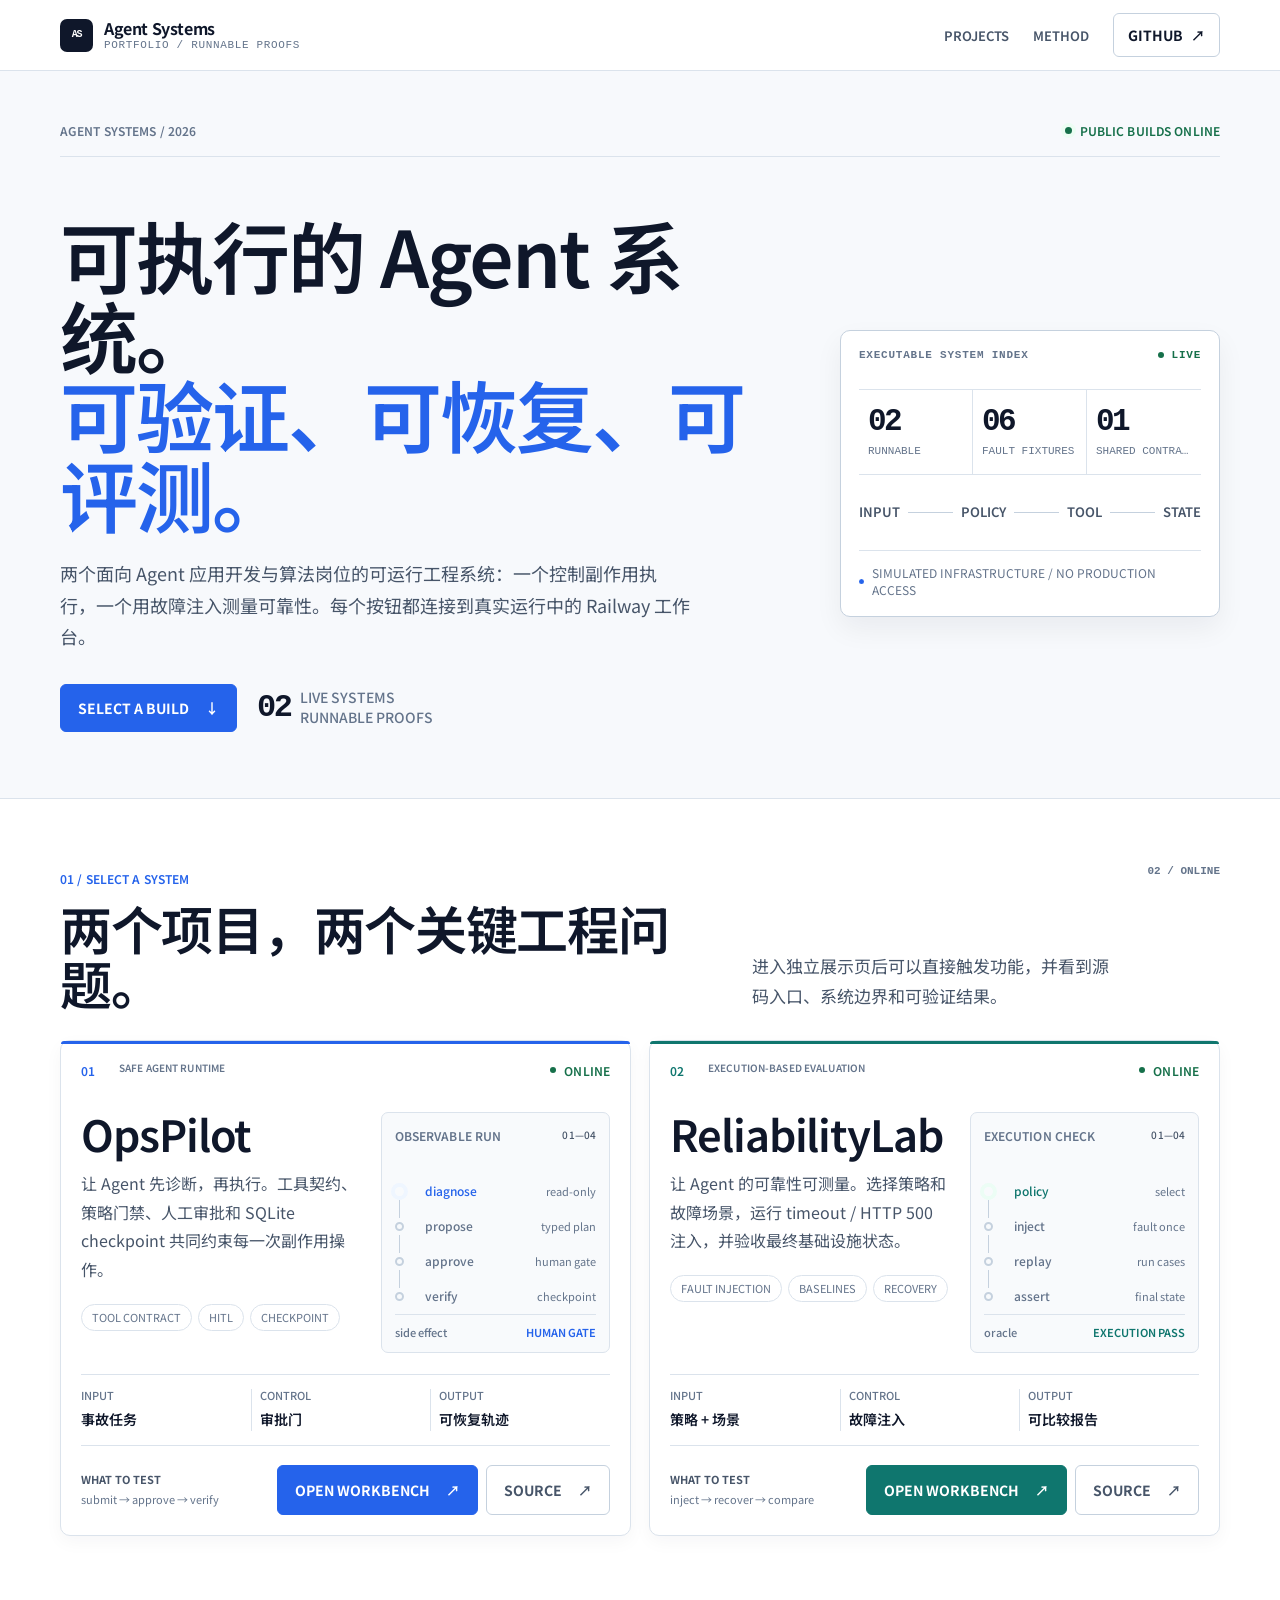
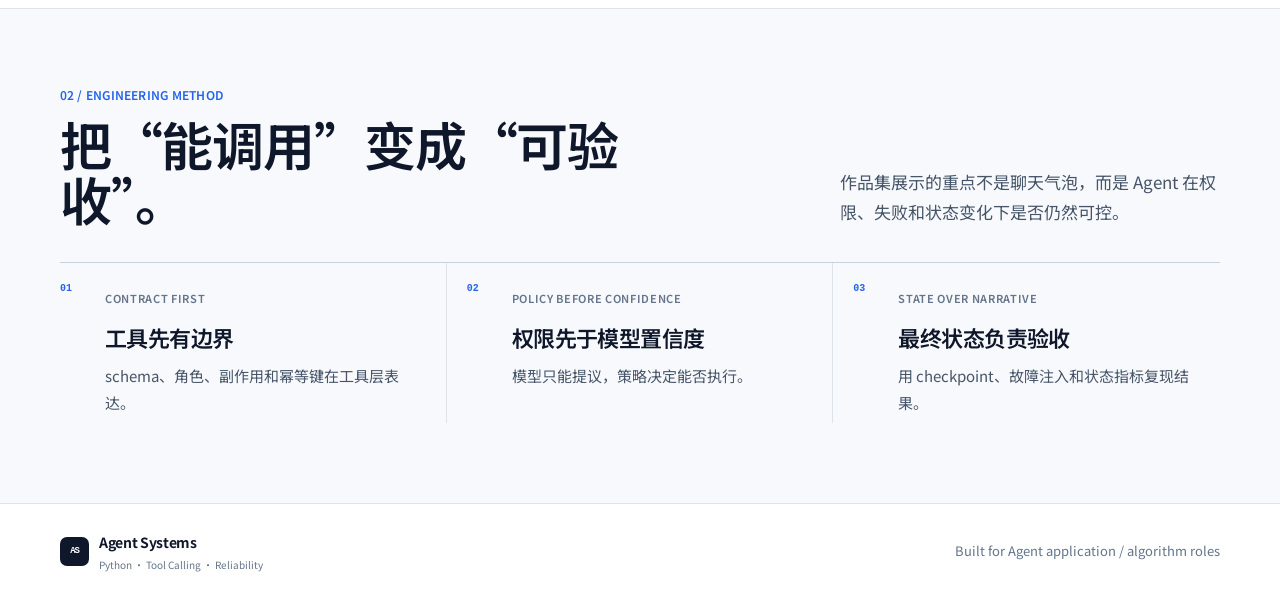
<file: index.html>
<!doctype html>
<html lang="zh-CN">
  <head>
    <meta charset="utf-8" />
    <meta name="viewport" content="width=device-width, initial-scale=1" />
    <meta name="theme-color" content="#ffffff" />
    <meta name="description" content="Agent Systems：两个可运行、可验证的 Agent 工程系统作品集。" />
    <title>Agent Systems / Executable Projects</title>
    <link rel="icon" href="./favicon.svg" type="image/svg+xml" />
    <link rel="stylesheet" href="./home.css?v=20260816-3" />
    <script src="./config.js?v=20260816-2"></script>
    <script src="./app.js?v=20260816-2" defer></script>
  </head>
  <body>
    <header class="portfolio-header">
      <div class="page-shell portfolio-nav">
        <a class="portfolio-brand" href="./" aria-label="返回 Agent Systems 首页">
          <span class="portfolio-mark">AS</span>
          <span class="portfolio-brand-copy"><strong>Agent Systems</strong><small>PORTFOLIO / RUNNABLE PROOFS</small></span>
        </a>
        <nav class="portfolio-links" aria-label="主导航">
          <a href="#projects">PROJECTS</a>
          <a href="#method">METHOD</a>
          <a class="portfolio-github" data-link="github">GITHUB <span>↗</span></a>
        </nav>
      </div>
    </header>

    <main>
      <section class="portfolio-hero page-shell">
        <div class="hero-overline"><span>AGENT SYSTEMS / 2026</span><span class="hero-live"><i data-portfolio-status-dot></i><span data-portfolio-status>PUBLIC BUILDS ONLINE</span></span></div>
        <div class="hero-grid">
          <div class="hero-copy">
            <h1>可执行的 Agent 系统。<em>可验证、可恢复、可评测。</em></h1>
            <p>两个面向 Agent 应用开发与算法岗位的可运行工程系统：一个控制副作用执行，一个用故障注入测量可靠性。每个按钮都连接到真实运行中的 Railway 工作台。</p>
            <div class="hero-actions"><a class="action action-primary" href="#projects">SELECT A BUILD <span>↓</span></a><span class="hero-count"><strong>02</strong><span>live systems<br />runnable proofs</span></span></div>
          </div>

          <aside class="proof-board" aria-label="作品集能力概览">
            <div class="proof-board-head"><span>EXECUTABLE SYSTEM INDEX</span><span class="board-status"><i></i> LIVE</span></div>
            <div class="board-metrics"><div><strong>02</strong><small>RUNNABLE</small></div><div><strong>06</strong><small>FAULT FIXTURES</small></div><div><strong>01</strong><small>SHARED CONTRACT</small></div></div>
            <div class="board-flow"><span>INPUT</span><i></i><span>POLICY</span><i></i><span>TOOL</span><i></i><span>STATE</span></div>
            <div class="board-note"><span class="board-note-dot"></span> SIMULATED INFRASTRUCTURE / NO PRODUCTION ACCESS</div>
          </aside>
        </div>
      </section>

      <section class="projects-section" id="projects">
        <div class="page-shell">
          <div class="section-header"><div><span class="section-kicker">01 / SELECT A SYSTEM</span><h2>两个项目，两个关键工程问题。</h2></div><p>进入独立展示页后可以直接触发功能，并看到源码入口、系统边界和可验证结果。</p><span class="section-count">02 / ONLINE</span></div>

          <div class="project-grid">
            <article class="project-card project-card--opspilot" data-project="opspilot" data-live-url="https://agent-opspilot-demo-production.up.railway.app">
              <div class="project-card-head"><div class="project-id"><span>01</span><small>SAFE AGENT RUNTIME</small></div><span class="service-state"><i data-status-dot="opspilot"></i><span data-status="opspilot">ONLINE</span></span></div>
              <div class="project-card-main">
                <div class="project-summary"><h3>OpsPilot</h3><p>让 Agent 先诊断，再执行。工具契约、策略门禁、人工审批和 SQLite checkpoint 共同约束每一次副作用操作。</p><div class="tag-row"><span>TOOL CONTRACT</span><span>HITL</span><span>CHECKPOINT</span></div></div>
                <div class="project-proof"><div class="proof-title"><span>OBSERVABLE RUN</span><b>01—04</b></div><ol><li class="is-active"><b>01</b><span>diagnose</span><small>read-only</small></li><li><b>02</b><span>propose</span><small>typed plan</small></li><li><b>03</b><span>approve</span><small>human gate</small></li><li><b>04</b><span>verify</span><small>checkpoint</small></li></ol><div class="proof-foot"><span>side effect</span><strong>HUMAN GATE</strong></div></div>
              </div>
              <div class="project-output"><div><small>INPUT</small><strong>事故任务</strong></div><div><small>CONTROL</small><strong>审批门</strong></div><div><small>OUTPUT</small><strong>可恢复轨迹</strong></div></div>
              <div class="project-card-foot"><span class="test-line"><b>WHAT TO TEST</b> submit → approve → verify</span><div class="project-actions"><a class="action action-project" href="./opspilot.html?v=20260816-3">OPEN WORKBENCH <span>↗</span></a><a class="action action-source" data-link="opspilotRepository">SOURCE <span>↗</span></a></div></div>
            </article>

            <article class="project-card project-card--reliability" data-project="reliability" data-live-url="https://agent-reliabilitylab-demo-production.up.railway.app">
              <div class="project-card-head"><div class="project-id"><span>02</span><small>EXECUTION-BASED EVALUATION</small></div><span class="service-state"><i data-status-dot="reliability"></i><span data-status="reliability">ONLINE</span></span></div>
              <div class="project-card-main">
                <div class="project-summary"><h3>ReliabilityLab</h3><p>让 Agent 的可靠性可测量。选择策略和故障场景，运行 timeout / HTTP 500 注入，并验收最终基础设施状态。</p><div class="tag-row"><span>FAULT INJECTION</span><span>BASELINES</span><span>RECOVERY</span></div></div>
                <div class="project-proof"><div class="proof-title"><span>EXECUTION CHECK</span><b>01—04</b></div><ol><li class="is-active"><b>01</b><span>policy</span><small>select</small></li><li><b>02</b><span>inject</span><small>fault once</small></li><li><b>03</b><span>replay</span><small>run cases</small></li><li><b>04</b><span>assert</span><small>final state</small></li></ol><div class="proof-foot"><span>oracle</span><strong>EXECUTION PASS</strong></div></div>
              </div>
              <div class="project-output"><div><small>INPUT</small><strong>策略 + 场景</strong></div><div><small>CONTROL</small><strong>故障注入</strong></div><div><small>OUTPUT</small><strong>可比较报告</strong></div></div>
              <div class="project-card-foot"><span class="test-line"><b>WHAT TO TEST</b> inject → recover → compare</span><div class="project-actions"><a class="action action-project" href="./reliability.html?v=20260816-3">OPEN WORKBENCH <span>↗</span></a><a class="action action-source" data-link="reliabilityRepository">SOURCE <span>↗</span></a></div></div>
            </article>
          </div>
        </div>
      </section>

      <section class="method-section" id="method">
        <div class="page-shell">
          <div class="method-header"><div><span class="section-kicker">02 / ENGINEERING METHOD</span><h2>把“能调用”变成“可验收”。</h2></div><p>作品集展示的重点不是聊天气泡，而是 Agent 在权限、失败和状态变化下是否仍然可控。</p></div>
          <div class="method-grid"><article><span>01</span><div><b>CONTRACT FIRST</b><h3>工具先有边界</h3><p>schema、角色、副作用和幂等键在工具层表达。</p></div></article><article><span>02</span><div><b>POLICY BEFORE CONFIDENCE</b><h3>权限先于模型置信度</h3><p>模型只能提议，策略决定能否执行。</p></div></article><article><span>03</span><div><b>STATE OVER NARRATIVE</b><h3>最终状态负责验收</h3><p>用 checkpoint、故障注入和状态指标复现结果。</p></div></article></div>
        </div>
      </section>
    </main>

    <footer class="portfolio-footer"><div class="page-shell footer-inner"><div class="footer-brand"><span class="portfolio-mark">AS</span><span><strong>Agent Systems</strong><small>Python · Tool Calling · Reliability</small></span></div><span>Built for Agent application / algorithm roles</span></div></footer>
  </body>
</html>
</file>
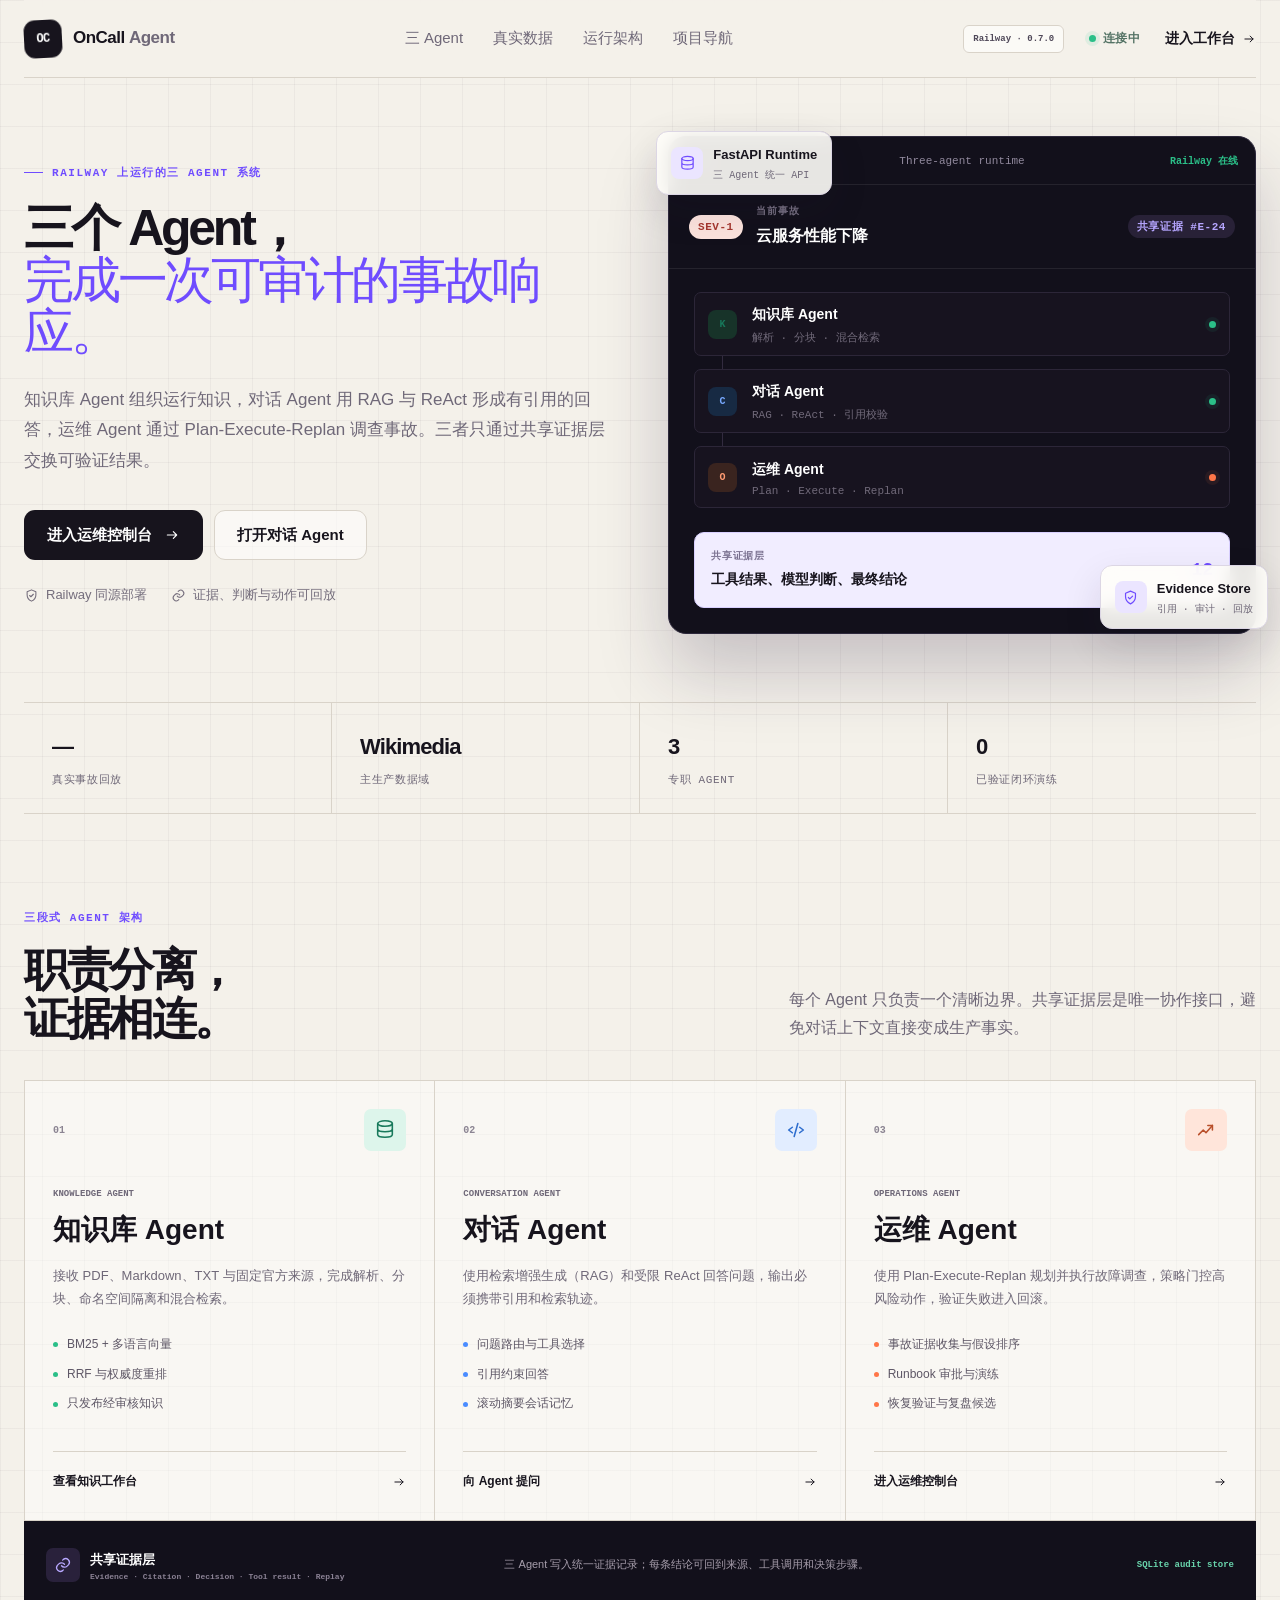
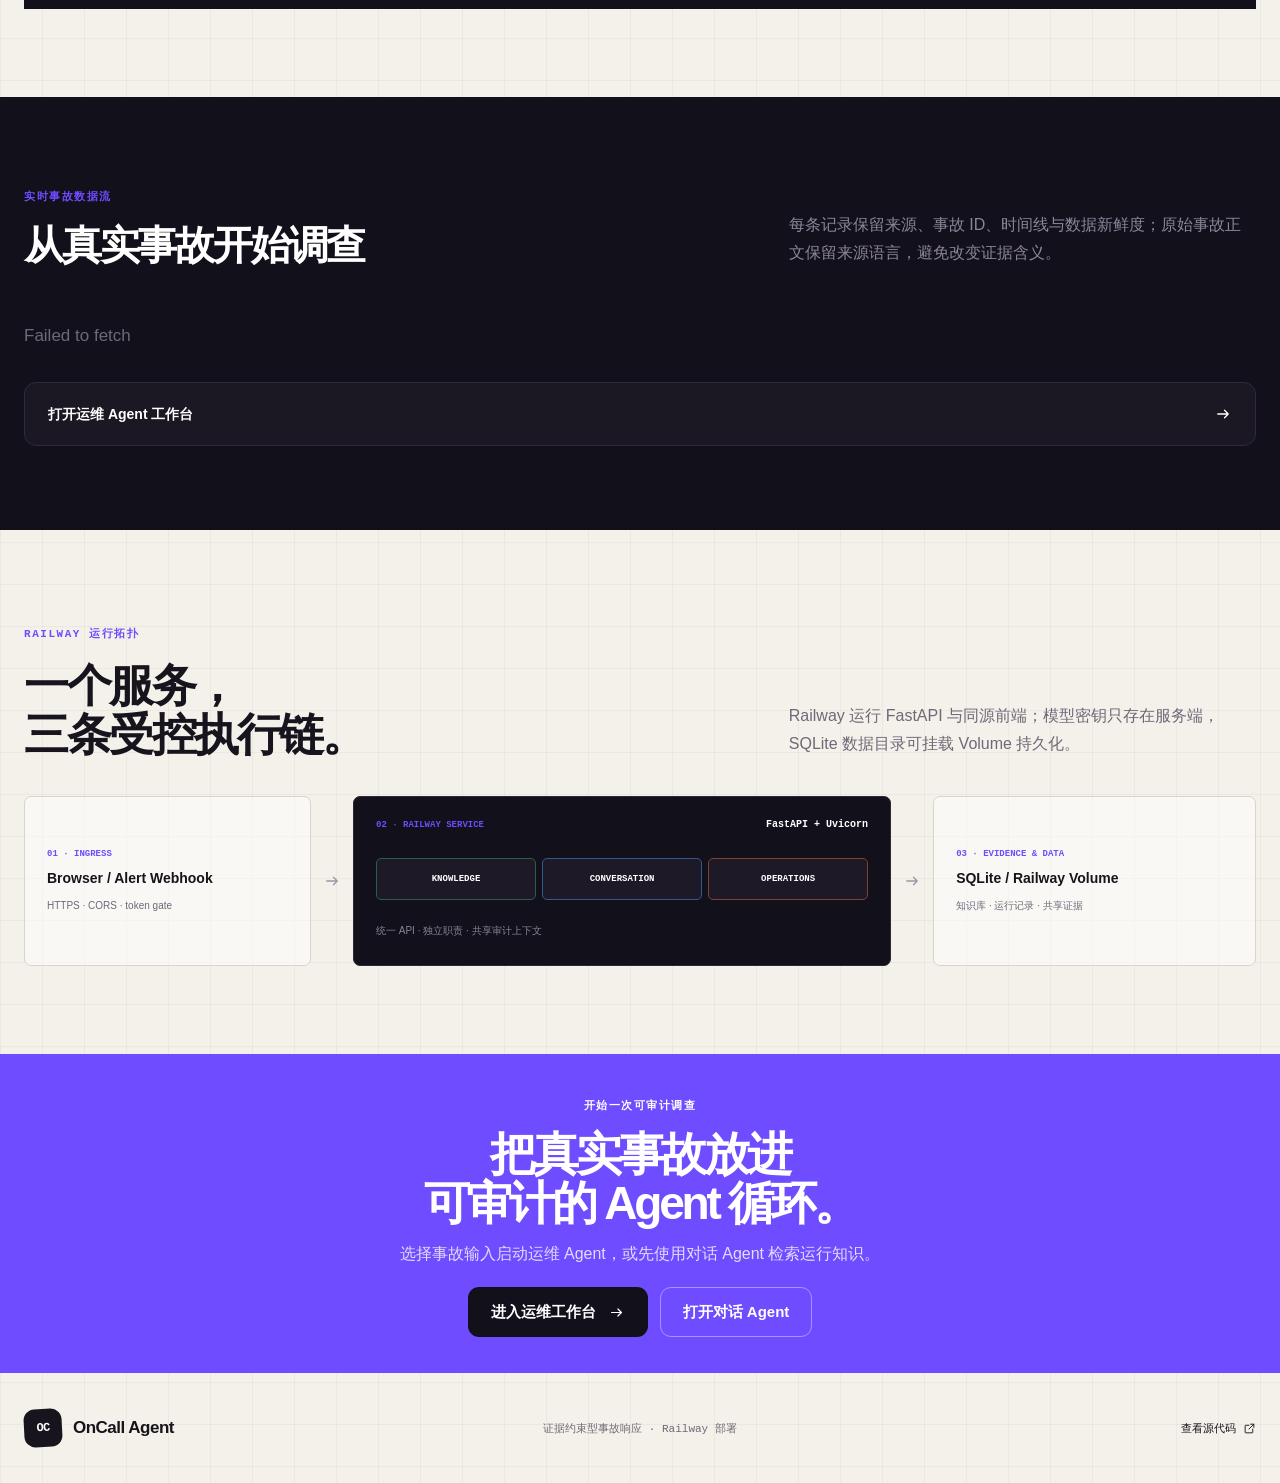
<file: oncall-agent-build/frontend/index.html>
<!doctype html>
<html lang="zh-CN">
  <head>
    <meta charset="utf-8" />
    <meta name="viewport" content="width=device-width, initial-scale=1" />
    <meta name="theme-color" content="#f4f1ea" />
    <meta name="description" content="OnCall Agent：从告警接入到调查、处置、验证、回滚和知识沉淀的事故自动化智能体。" />
    <meta property="og:title" content="OnCall Agent｜事故自动化控制平面" />
    <meta property="og:description" content="真实告警接入、证据约束诊断、Runbook 安全处置、恢复验证与复盘沉淀。" />
    <title>OnCall Agent｜事故自动化控制平面</title>
    <link rel="icon" href="./favicon.svg" type="image/svg+xml" />
    <link rel="stylesheet" href="./styles.css" />
    <script src="./config.js"></script>
    <script src="./app.js" defer></script>
  </head>
  <body>
    <div id="app" aria-live="polite">
      <div class="boot-screen"><span class="boot-mark">OC</span><p>正在加载事故自动化控制平面……</p></div>
    </div>
    <noscript>此应用需要 JavaScript 才能运行。</noscript>
  </body>
</html>
</file>
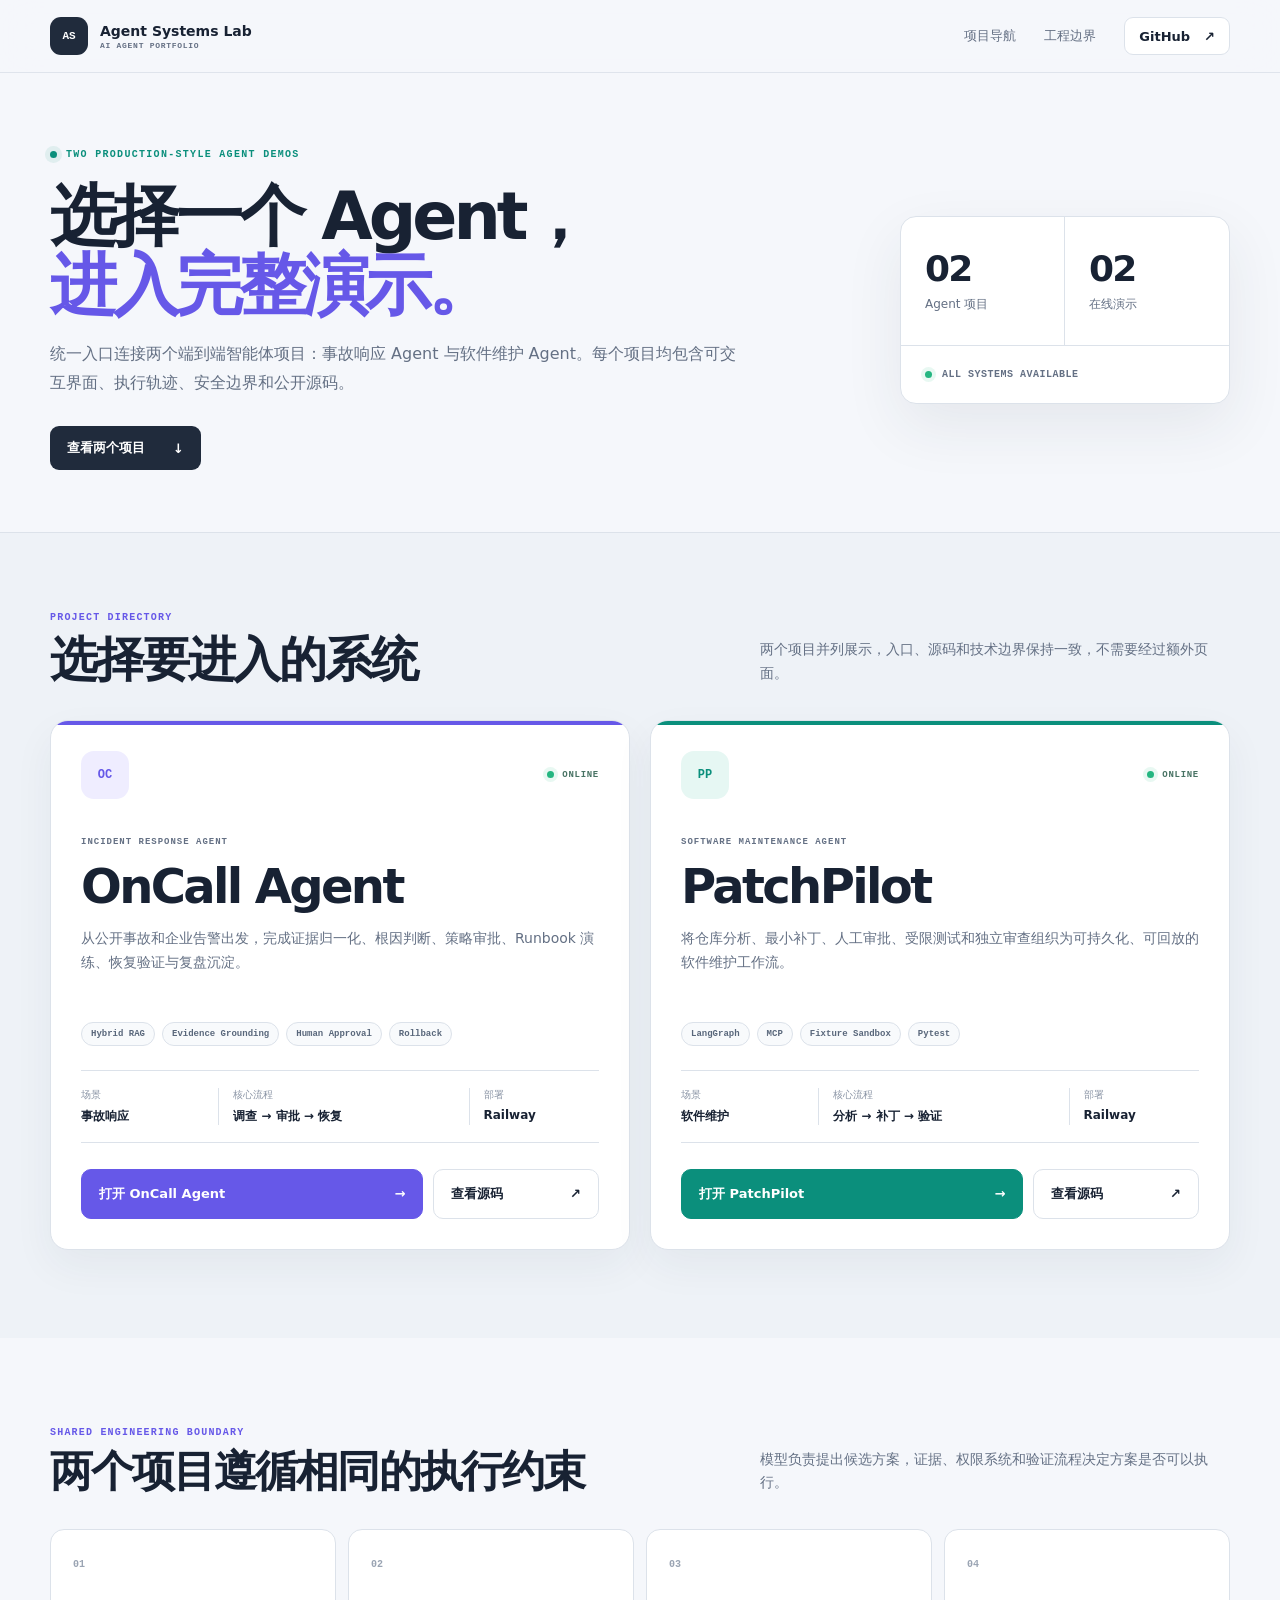
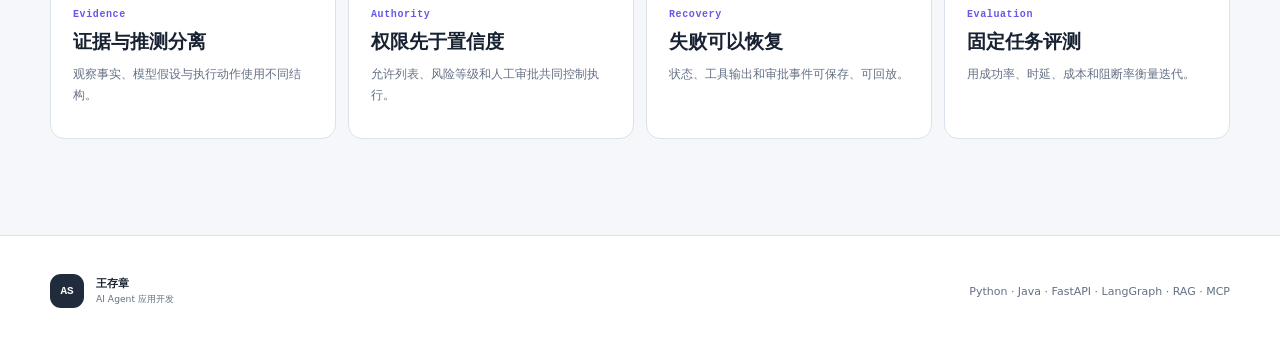
<file: patchpilot-agent/frontend/portfolio/index.html>
<!doctype html>
<html lang="zh-CN">
  <head>
    <meta charset="utf-8" />
    <meta name="viewport" content="width=device-width, initial-scale=1" />
    <meta name="theme-color" content="#f5f7fb" />
    <meta name="description" content="Agent Systems Lab：OnCall Agent 与 PatchPilot 的统一项目入口。" />
    <title>Agent Systems Lab｜王存章</title>
    <link rel="icon" href="./favicon.svg" type="image/svg+xml" />
    <link rel="stylesheet" href="./styles.css?v=4" />
    <script src="./config.js"></script>
    <script src="./app.js" defer></script>
  </head>
  <body>
    <header class="site-header">
      <div class="page-shell nav-shell">
        <a class="brand" href="#top"><span>AS</span><div><b>Agent Systems Lab</b><small>AI AGENT PORTFOLIO</small></div></a>
        <nav><a href="#projects">项目导航</a><a href="#principles">工程边界</a><a class="github-link" data-link="github">GitHub <span>↗</span></a></nav>
      </div>
    </header>

    <main id="top">
      <section class="hero page-shell">
        <div class="hero-copy">
          <div class="eyebrow"><i></i> TWO PRODUCTION-STYLE AGENT DEMOS</div>
          <h1>选择一个 Agent，<br /><em>进入完整演示。</em></h1>
          <p>统一入口连接两个端到端智能体项目：事故响应 Agent 与软件维护 Agent。每个项目均包含可交互界面、执行轨迹、安全边界和公开源码。</p>
          <a class="hero-link" href="#projects">查看两个项目 <span>↓</span></a>
        </div>
        <aside class="hero-summary" aria-label="项目概览">
          <div><strong>02</strong><span>Agent 项目</span></div>
          <div><strong>02</strong><span>在线演示</span></div>
          <div class="summary-wide"><i></i><span>All systems available</span></div>
        </aside>
      </section>

      <section class="projects" id="projects">
        <div class="page-shell">
          <div class="section-head">
            <div><span>PROJECT DIRECTORY</span><h2>选择要进入的系统</h2></div>
            <p>两个项目并列展示，入口、源码和技术边界保持一致，不需要经过额外页面。</p>
          </div>

          <div class="project-grid">
            <article class="project-card oncall">
              <div class="card-accent"></div>
              <div class="card-top">
                <span class="project-icon">OC</span>
                <span class="availability"><i></i> ONLINE</span>
              </div>
              <div class="card-copy">
                <small>INCIDENT RESPONSE AGENT</small>
                <h3>OnCall Agent</h3>
                <p>从公开事故和企业告警出发，完成证据归一化、根因判断、策略审批、Runbook 演练、恢复验证与复盘沉淀。</p>
              </div>
              <div class="capability-list">
                <span>Hybrid RAG</span><span>Evidence Grounding</span><span>Human Approval</span><span>Rollback</span>
              </div>
              <dl class="project-facts">
                <div><dt>场景</dt><dd>事故响应</dd></div>
                <div><dt>核心流程</dt><dd>调查 → 审批 → 恢复</dd></div>
                <div><dt>部署</dt><dd>Railway</dd></div>
              </dl>
              <div class="card-actions">
                <a class="launch" data-link="oncall"><span>打开 OnCall Agent</span><b>→</b></a>
                <a class="source-link" data-link="oncallRepo"><span>查看源码</span><b>↗</b></a>
              </div>
            </article>

            <article class="project-card patchpilot">
              <div class="card-accent"></div>
              <div class="card-top">
                <span class="project-icon">PP</span>
                <span class="availability"><i></i> ONLINE</span>
              </div>
              <div class="card-copy">
                <small>SOFTWARE MAINTENANCE AGENT</small>
                <h3>PatchPilot</h3>
                <p>将仓库分析、最小补丁、人工审批、受限测试和独立审查组织为可持久化、可回放的软件维护工作流。</p>
              </div>
              <div class="capability-list">
                <span>LangGraph</span><span>MCP</span><span>Fixture Sandbox</span><span>Pytest</span>
              </div>
              <dl class="project-facts">
                <div><dt>场景</dt><dd>软件维护</dd></div>
                <div><dt>核心流程</dt><dd>分析 → 补丁 → 验证</dd></div>
                <div><dt>部署</dt><dd>Railway</dd></div>
              </dl>
              <div class="card-actions">
                <a class="launch" data-link="patchpilot"><span>打开 PatchPilot</span><b>→</b></a>
                <a class="source-link" data-link="patchpilotRepo"><span>查看源码</span><b>↗</b></a>
              </div>
            </article>
          </div>
        </div>
      </section>

      <section class="principles" id="principles">
        <div class="page-shell">
          <div class="section-head compact">
            <div><span>SHARED ENGINEERING BOUNDARY</span><h2>两个项目遵循相同的执行约束</h2></div>
            <p>模型负责提出候选方案，证据、权限系统和验证流程决定方案是否可以执行。</p>
          </div>
          <div class="principle-grid">
            <article><span>01</span><b>Evidence</b><h3>证据与推测分离</h3><p>观察事实、模型假设与执行动作使用不同结构。</p></article>
            <article><span>02</span><b>Authority</b><h3>权限先于置信度</h3><p>允许列表、风险等级和人工审批共同控制执行。</p></article>
            <article><span>03</span><b>Recovery</b><h3>失败可以恢复</h3><p>状态、工具输出和审批事件可保存、可回放。</p></article>
            <article><span>04</span><b>Evaluation</b><h3>固定任务评测</h3><p>用成功率、时延、成本和阻断率衡量迭代。</p></article>
          </div>
        </div>
      </section>
    </main>

    <footer>
      <div class="page-shell footer-inner">
        <div class="footer-brand"><span>AS</span><p><b>王存章</b><small>AI Agent 应用开发</small></p></div>
        <p>Python · Java · FastAPI · LangGraph · RAG · MCP</p>
      </div>
    </footer>
  </body>
</html>
</file>
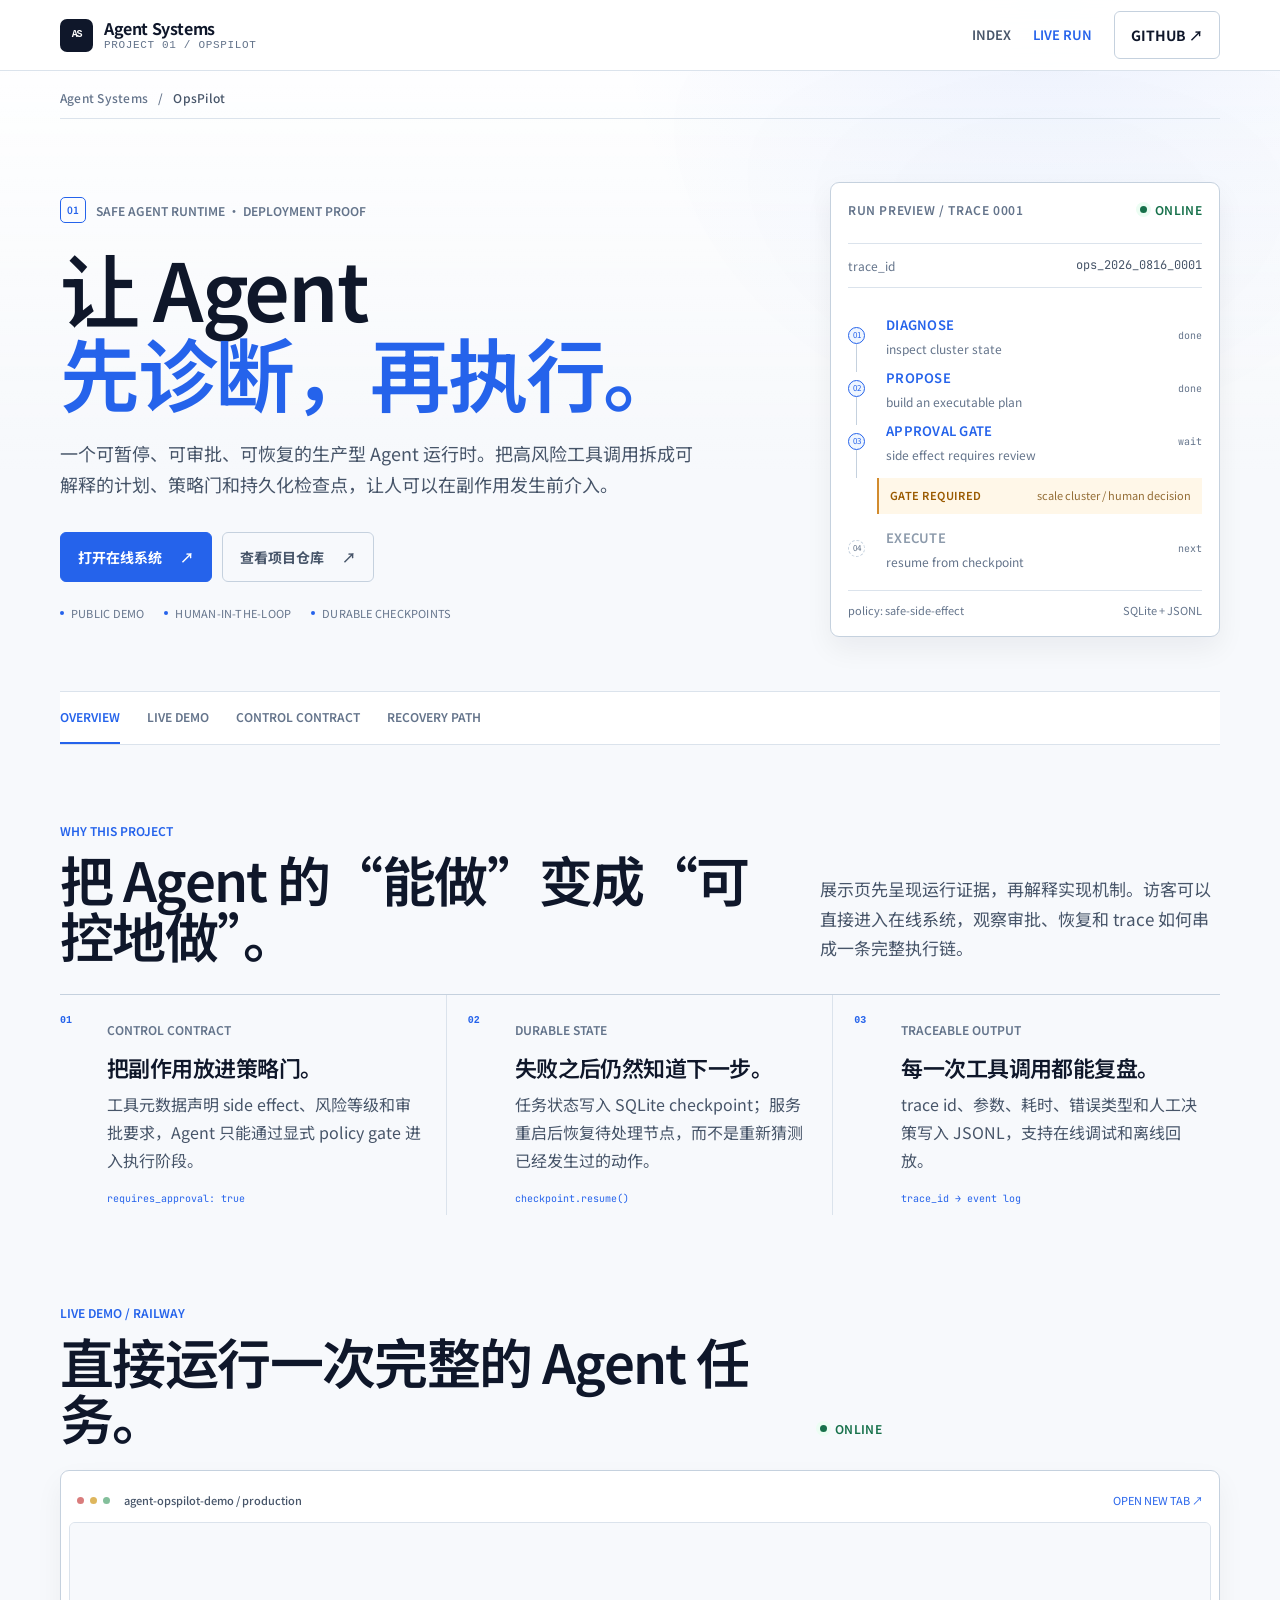
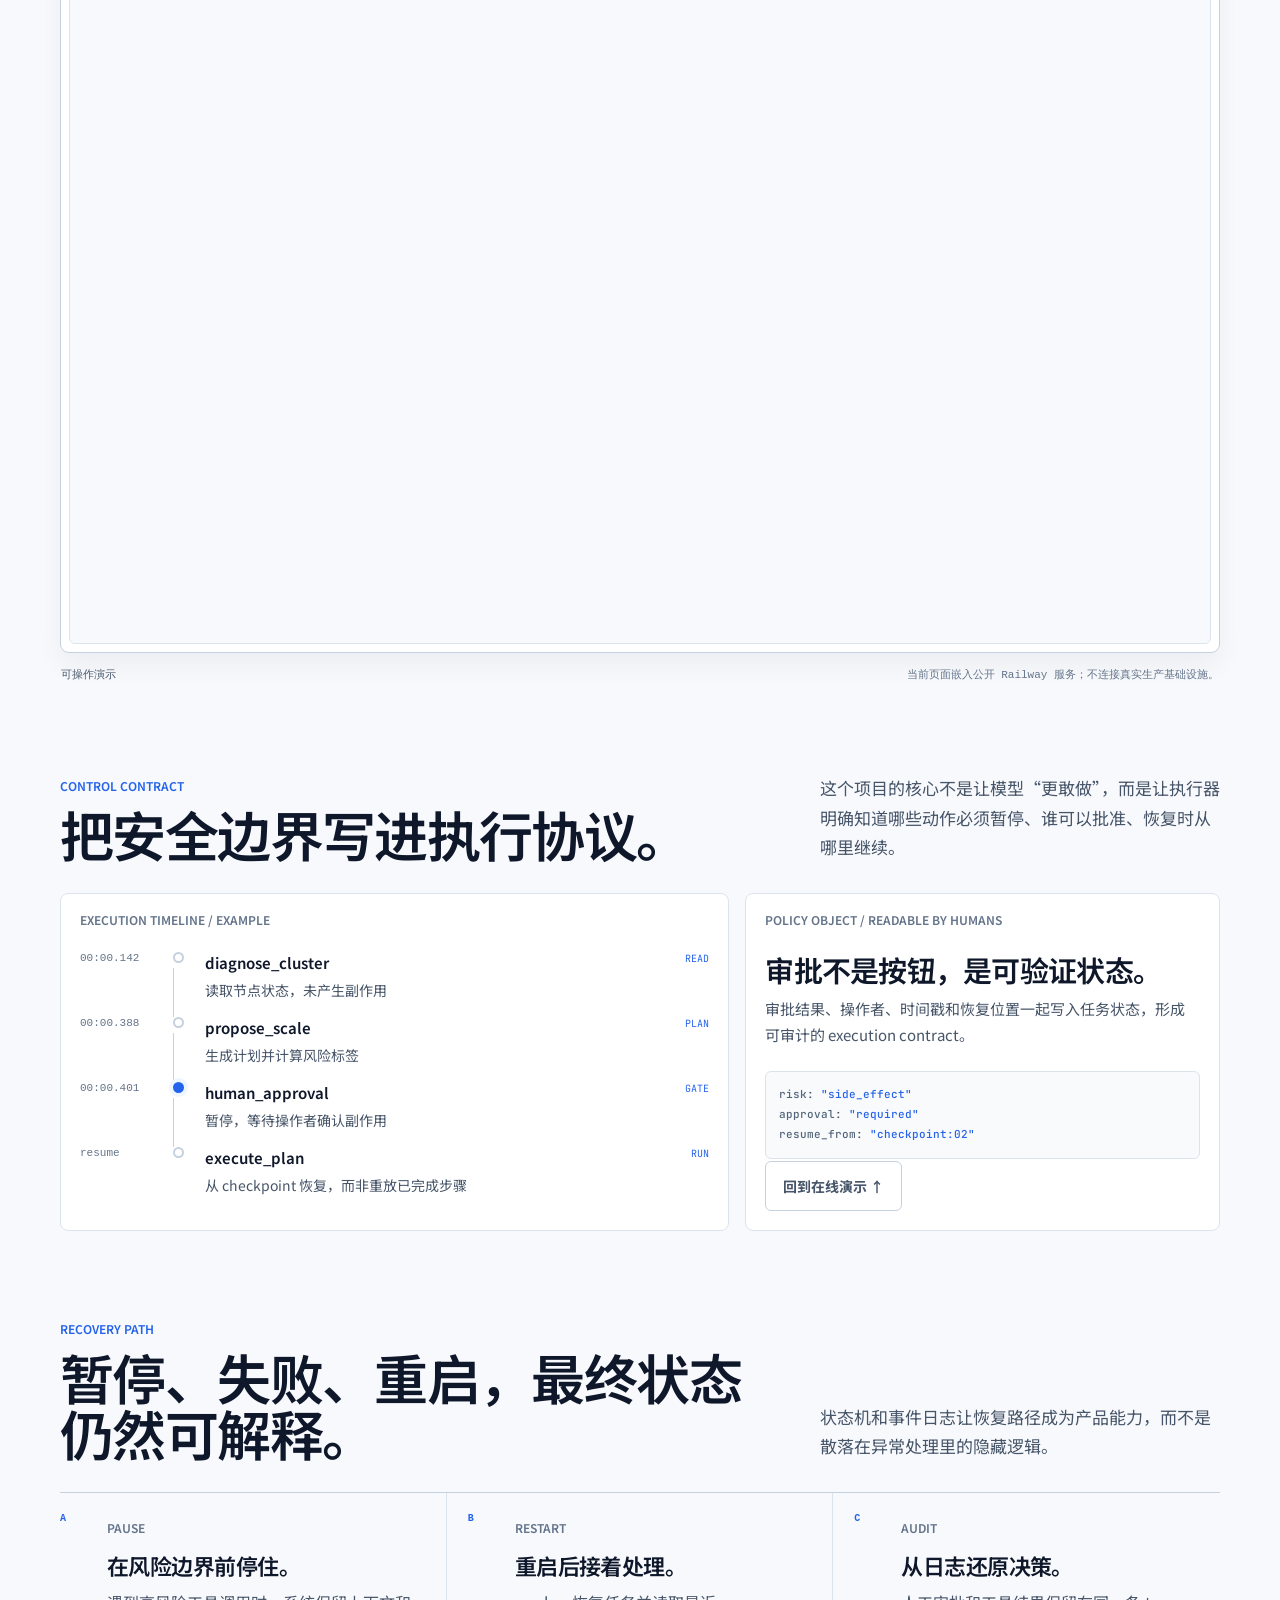
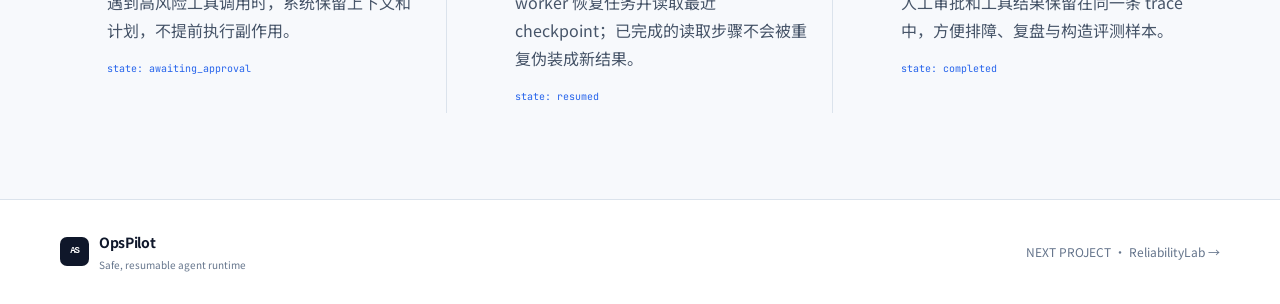
<file: opspilot.html>
<!doctype html>
<html lang="zh-CN">
  <head>
    <meta charset="utf-8" />
    <meta name="viewport" content="width=device-width, initial-scale=1" />
    <meta name="theme-color" content="#ffffff" />
    <title>OpsPilot / Agent Systems</title>
    <link rel="icon" href="./favicon.svg" type="image/svg+xml" />
    <link rel="stylesheet" href="./showcase.css?v=20260816-3" />
    <script src="./config.js?v=20260816-2"></script>
    <script src="./showcase.js?v=20260816-3" defer></script>
  </head>
  <body class="showcase-page theme-opspilot" data-showcase="opspilot" data-live-url="https://agent-opspilot-demo-production.up.railway.app">
    <header class="showcase-topbar">
      <div class="showcase-shell showcase-topbar-inner">
        <a class="showcase-brand" href="./">
          <span class="showcase-mark">AS</span>
          <span class="showcase-brand-copy"><strong>Agent Systems</strong><small>PROJECT 01 / OPSPILOT</small></span>
        </a>
        <nav class="showcase-nav" aria-label="项目导航">
          <a href="./">INDEX</a>
          <a class="showcase-nav-current" href="#demo">LIVE RUN</a>
          <a class="showcase-nav-external" data-link="github">GITHUB ↗</a>
        </nav>
      </div>
    </header>

    <main class="showcase-shell showcase-main">
      <div class="showcase-breadcrumb"><a href="./">Agent Systems</a><span>/</span><strong>OpsPilot</strong></div>

      <section class="showcase-hero" id="overview">
        <div class="showcase-hero-copy">
          <div class="showcase-eyebrow"><span>01</span> SAFE AGENT RUNTIME · DEPLOYMENT PROOF</div>
          <h1>让 Agent<br /><em>先诊断，再执行。</em></h1>
          <p>一个可暂停、可审批、可恢复的生产型 Agent 运行时。把高风险工具调用拆成可解释的计划、策略门和持久化检查点，让人可以在副作用发生前介入。</p>
          <div class="showcase-actions">
            <a class="showcase-action showcase-action-primary" data-action="open-live">打开在线系统 <span>↗</span></a>
            <a class="showcase-action showcase-action-secondary" data-link="repository">查看项目仓库 <span>↗</span></a>
          </div>
          <div class="hero-footnote"><span>PUBLIC DEMO</span><span>HUMAN-IN-THE-LOOP</span><span>DURABLE CHECKPOINTS</span></div>
        </div>

        <aside class="run-card" aria-label="OpsPilot 运行预览">
          <div class="run-card-header"><span>RUN PREVIEW / TRACE 0001</span><span class="showcase-status"><i></i>ONLINE</span></div>
          <div class="run-card-context"><span>trace_id</span><code>ops_2026_0816_0001</code></div>
          <div class="run-flow">
            <div class="run-step is-done"><span class="run-step-index">01</span><span class="run-step-label"><strong>DIAGNOSE</strong><small>inspect cluster state</small></span><code>done</code></div>
            <div class="run-step is-done"><span class="run-step-index">02</span><span class="run-step-label"><strong>PROPOSE</strong><small>build an executable plan</small></span><code>done</code></div>
            <div class="run-step is-active"><span class="run-step-index">03</span><span class="run-step-label"><strong>APPROVAL GATE</strong><small>side effect requires review</small></span><code>wait</code></div>
            <div class="run-gate"><strong>GATE REQUIRED</strong><span>scale cluster / human decision</span></div>
            <div class="run-step is-pending"><span class="run-step-index">04</span><span class="run-step-label"><strong>EXECUTE</strong><small>resume from checkpoint</small></span><code>next</code></div>
          </div>
          <div class="run-card-footer"><span>policy: safe-side-effect</span><span>SQLite + JSONL</span></div>
        </aside>
      </section>

      <nav class="showcase-jumpbar" aria-label="页面章节导航">
        <a class="is-current" href="#overview">OVERVIEW</a>
        <a href="#demo">LIVE DEMO</a>
        <a href="#control">CONTROL CONTRACT</a>
        <a href="#recovery">RECOVERY PATH</a>
      </nav>

      <section class="showcase-section">
        <div class="showcase-section-header">
          <div><div class="section-kicker">WHY THIS PROJECT</div><h2>把 Agent 的“能做”变成“可控地做”。</h2></div>
          <p>展示页先呈现运行证据，再解释实现机制。访客可以直接进入在线系统，观察审批、恢复和 trace 如何串成一条完整执行链。</p>
        </div>
        <div class="signal-grid">
          <article class="signal-card"><span class="signal-index">01</span><div><span class="signal-label">CONTROL CONTRACT</span><h3>把副作用放进策略门。</h3><p>工具元数据声明 side effect、风险等级和审批要求，Agent 只能通过显式 policy gate 进入执行阶段。</p><code>requires_approval: true</code></div></article>
          <article class="signal-card"><span class="signal-index">02</span><div><span class="signal-label">DURABLE STATE</span><h3>失败之后仍然知道下一步。</h3><p>任务状态写入 SQLite checkpoint；服务重启后恢复待处理节点，而不是重新猜测已经发生过的动作。</p><code>checkpoint.resume()</code></div></article>
          <article class="signal-card"><span class="signal-index">03</span><div><span class="signal-label">TRACEABLE OUTPUT</span><h3>每一次工具调用都能复盘。</h3><p>trace id、参数、耗时、错误类型和人工决策写入 JSONL，支持在线调试和离线回放。</p><code>trace_id → event log</code></div></article>
        </div>
      </section>

      <section class="showcase-section demo-section" id="demo">
        <div class="showcase-section-header demo-headline">
          <div><div class="section-kicker">LIVE DEMO / RAILWAY</div><h2>直接运行一次完整的 Agent 任务。</h2></div>
          <div id="live-state" class="showcase-status"><i></i><span>ONLINE</span></div>
        </div>
        <div class="demo-shell">
          <div class="demo-toolbar"><span><i></i><i></i><i></i><b>agent-opspilot-demo / production</b></span><a data-action="open-live">OPEN NEW TAB ↗</a></div>
          <div class="live-frame-wrap"><iframe id="live-frame" src="https://agent-opspilot-demo-production.up.railway.app" title="OpsPilot 在线交互演示" loading="eager" referrerpolicy="no-referrer"></iframe><div id="live-offline" class="live-offline" hidden><strong>在线服务暂时不可用</strong><p>请点击上方按钮在新标签页重试。</p></div></div>
        </div>
        <div class="demo-caption"><strong>可操作演示</strong><span>当前页面嵌入公开 Railway 服务；不连接真实生产基础设施。</span></div>
      </section>

      <section class="showcase-section execution-section" id="control">
        <div class="showcase-section-header"><div><div class="section-kicker">CONTROL CONTRACT</div><h2>把安全边界写进执行协议。</h2></div><p>这个项目的核心不是让模型“更敢做”，而是让执行器明确知道哪些动作必须暂停、谁可以批准、恢复时从哪里继续。</p></div>
        <div class="execution-grid">
          <div class="timeline-card">
            <div class="card-label">EXECUTION TIMELINE / EXAMPLE</div>
            <div class="timeline-list">
              <div class="timeline-row"><span class="timeline-time">00:00.142</span><span class="timeline-dot"></span><div><strong>diagnose_cluster</strong><small>读取节点状态，未产生副作用</small></div><code>READ</code></div>
              <div class="timeline-row"><span class="timeline-time">00:00.388</span><span class="timeline-dot"></span><div><strong>propose_scale</strong><small>生成计划并计算风险标签</small></div><code>PLAN</code></div>
              <div class="timeline-row is-active"><span class="timeline-time">00:00.401</span><span class="timeline-dot"></span><div><strong>human_approval</strong><small>暂停，等待操作者确认副作用</small></div><code>GATE</code></div>
              <div class="timeline-row"><span class="timeline-time">resume</span><span class="timeline-dot"></span><div><strong>execute_plan</strong><small>从 checkpoint 恢复，而非重放已完成步骤</small></div><code>RUN</code></div>
            </div>
          </div>
          <aside class="contract-card"><div class="card-label">POLICY OBJECT / READABLE BY HUMANS</div><h3>审批不是按钮，是可验证状态。</h3><p>审批结果、操作者、时间戳和恢复位置一起写入任务状态，形成可审计的 execution contract。</p><div class="contract-code"><span class="key">risk</span>: <span class="value">"side_effect"</span><br /><span class="key">approval</span>: <span class="value">"required"</span><br /><span class="key">resume_from</span>: <span class="value">"checkpoint:02"</span></div><a class="showcase-action showcase-action-secondary" href="#demo">回到在线演示 ↑</a></aside>
        </div>
      </section>

      <section class="showcase-section execution-section" id="recovery">
        <div class="showcase-section-header"><div><div class="section-kicker">RECOVERY PATH</div><h2>暂停、失败、重启，最终状态仍然可解释。</h2></div><p>状态机和事件日志让恢复路径成为产品能力，而不是散落在异常处理里的隐藏逻辑。</p></div>
        <div class="signal-grid">
          <article class="signal-card"><span class="signal-index">A</span><div><span class="signal-label">PAUSE</span><h3>在风险边界前停住。</h3><p>遇到高风险工具调用时，系统保留上下文和计划，不提前执行副作用。</p><code>state: awaiting_approval</code></div></article>
          <article class="signal-card"><span class="signal-index">B</span><div><span class="signal-label">RESTART</span><h3>重启后接着处理。</h3><p>worker 恢复任务并读取最近 checkpoint；已完成的读取步骤不会被重复伪装成新结果。</p><code>state: resumed</code></div></article>
          <article class="signal-card"><span class="signal-index">C</span><div><span class="signal-label">AUDIT</span><h3>从日志还原决策。</h3><p>人工审批和工具结果保留在同一条 trace 中，方便排障、复盘与构造评测样本。</p><code>state: completed</code></div></article>
        </div>
      </section>
    </main>

    <footer class="showcase-footer"><div class="showcase-shell showcase-footer-inner"><div class="showcase-footer-brand"><span class="showcase-mark">AS</span><span><strong>OpsPilot</strong><small>Safe, resumable agent runtime</small></span></div><a class="showcase-footer-next" href="./reliability.html?v=20260816-3">NEXT PROJECT · ReliabilityLab →</a></div></footer>
  </body>
</html>
</file>
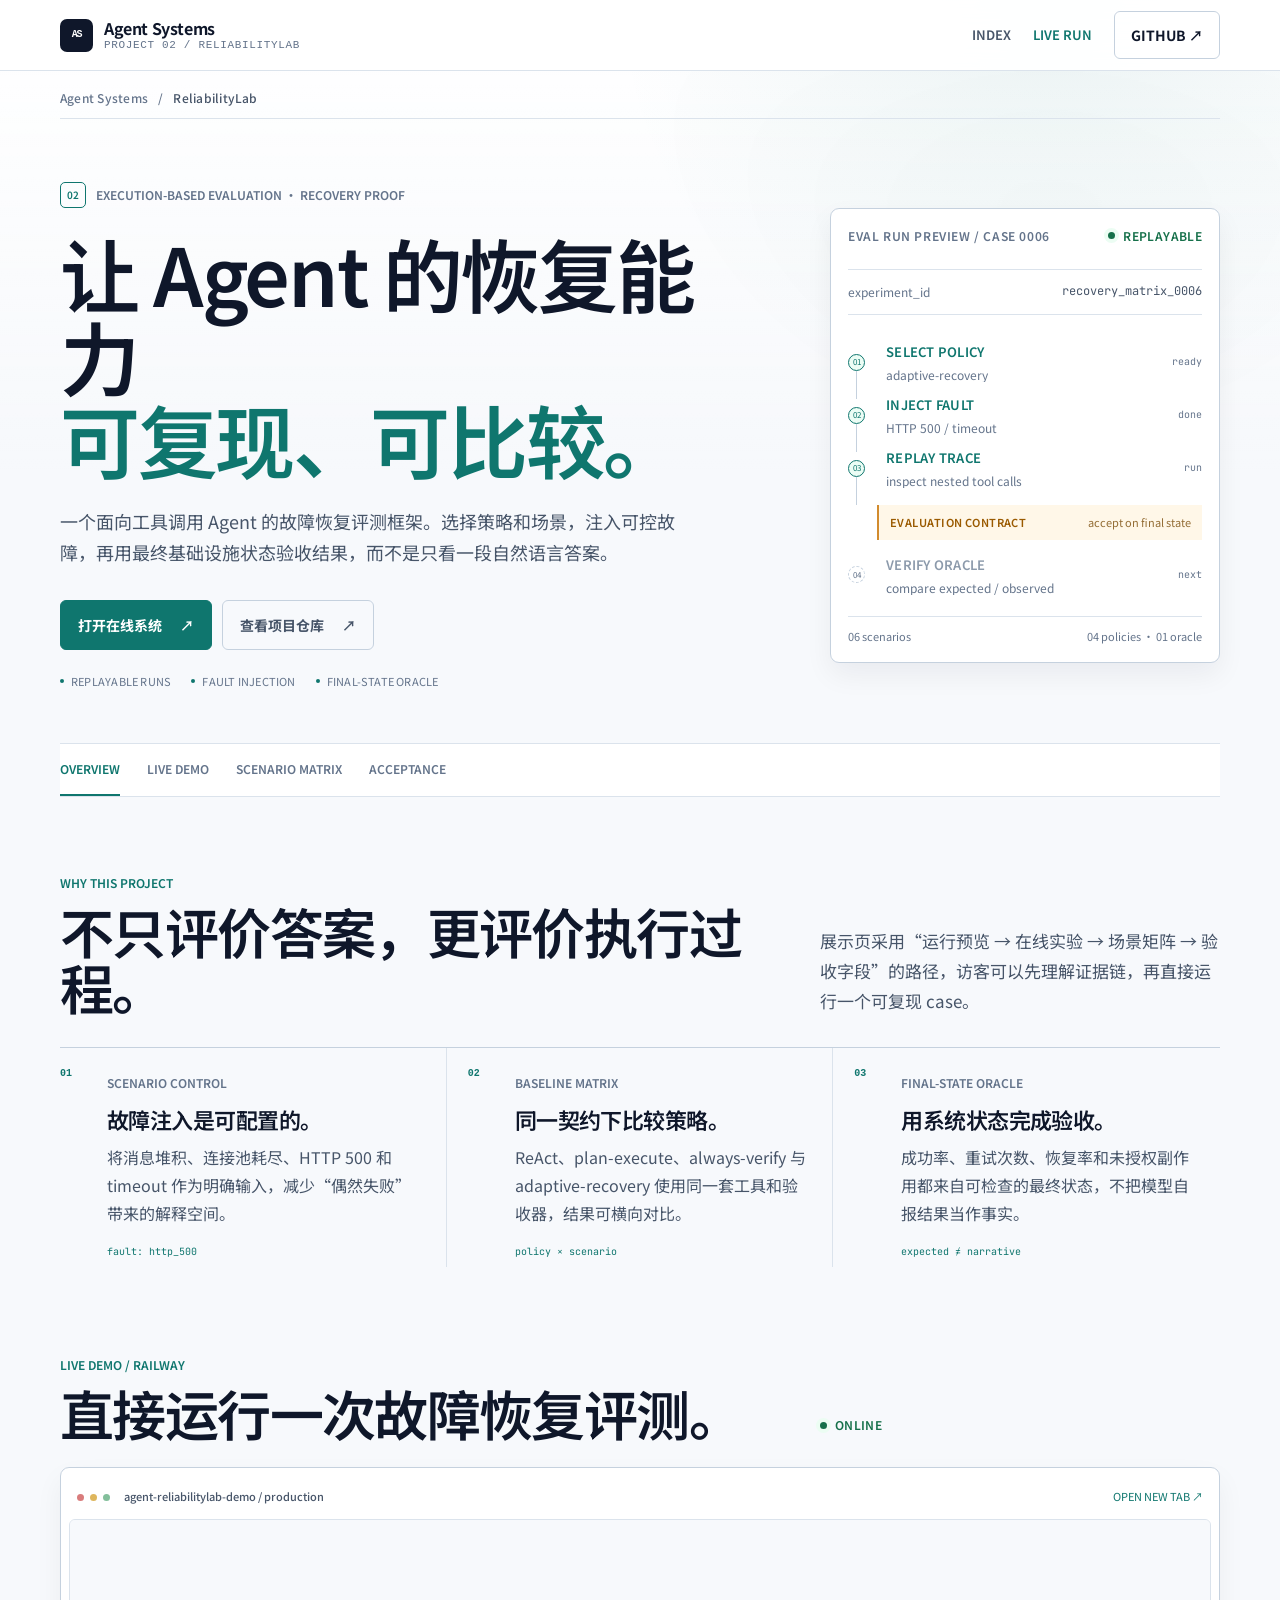
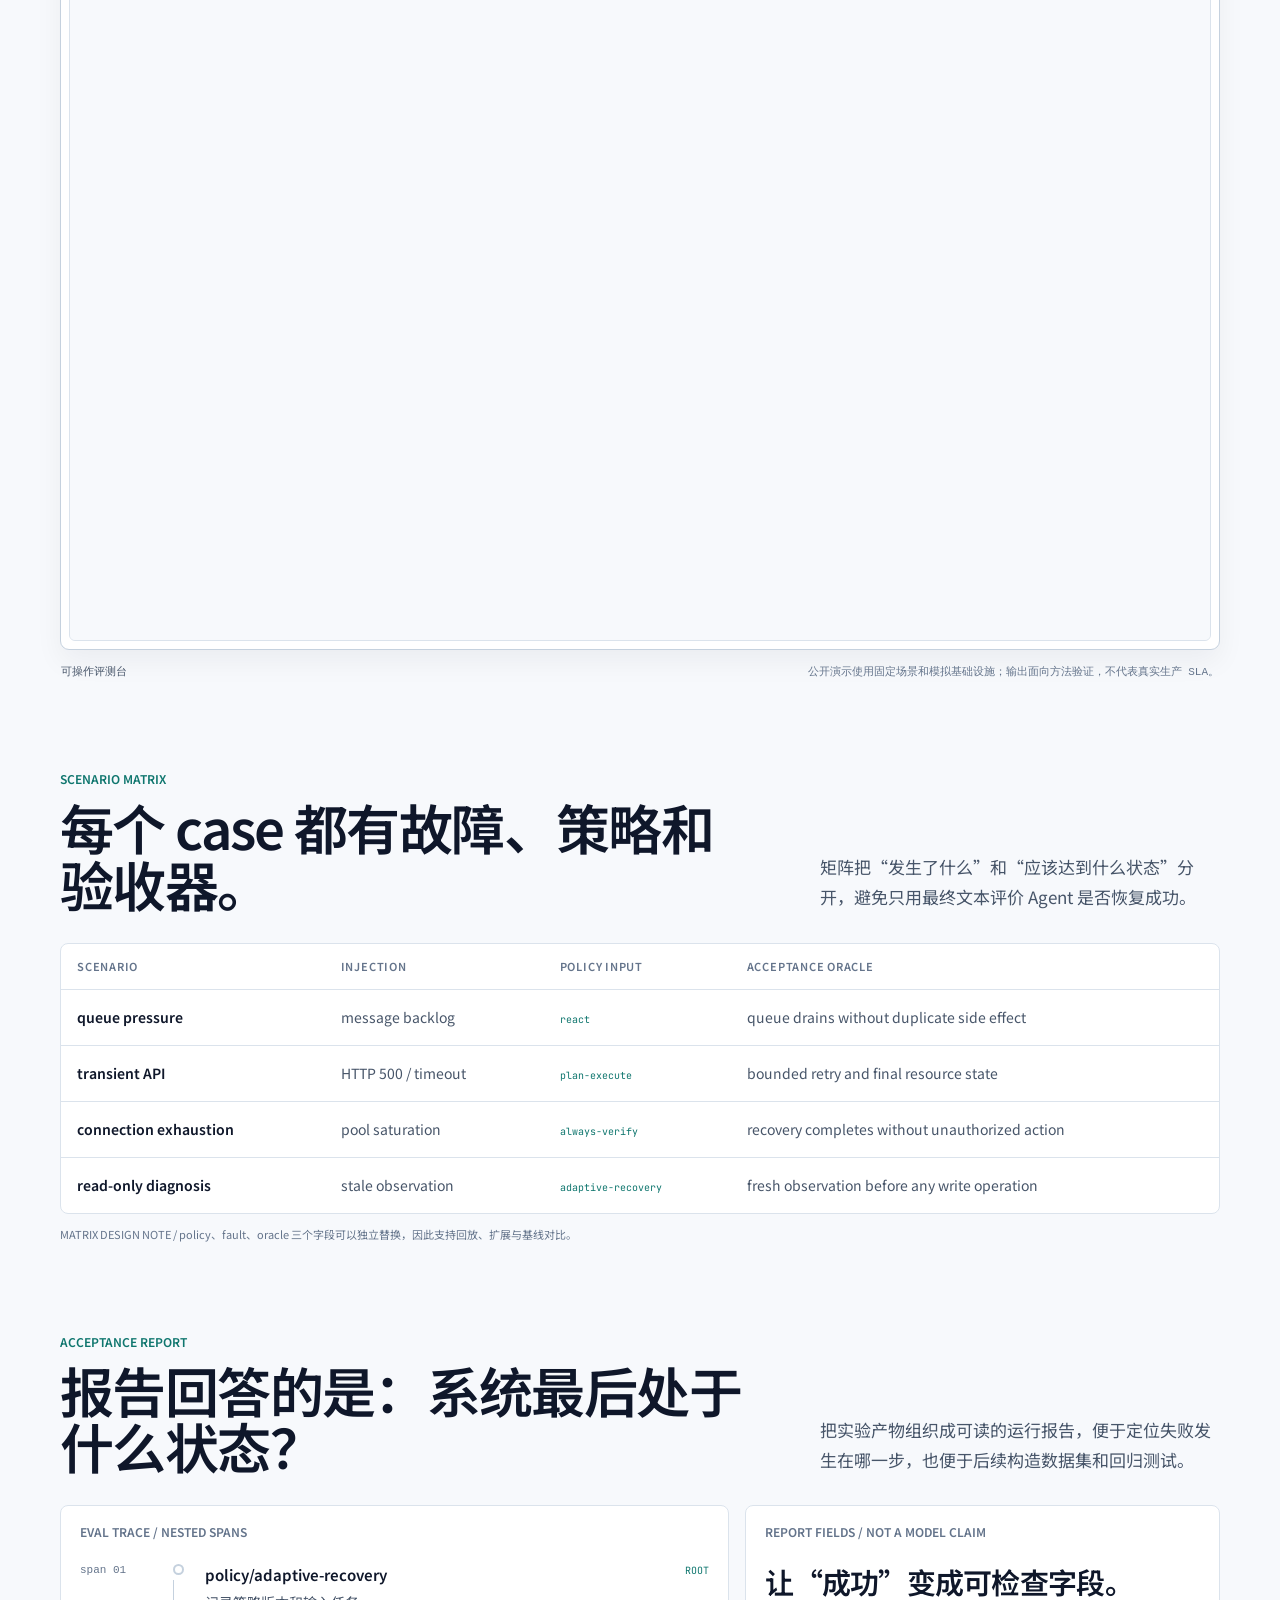
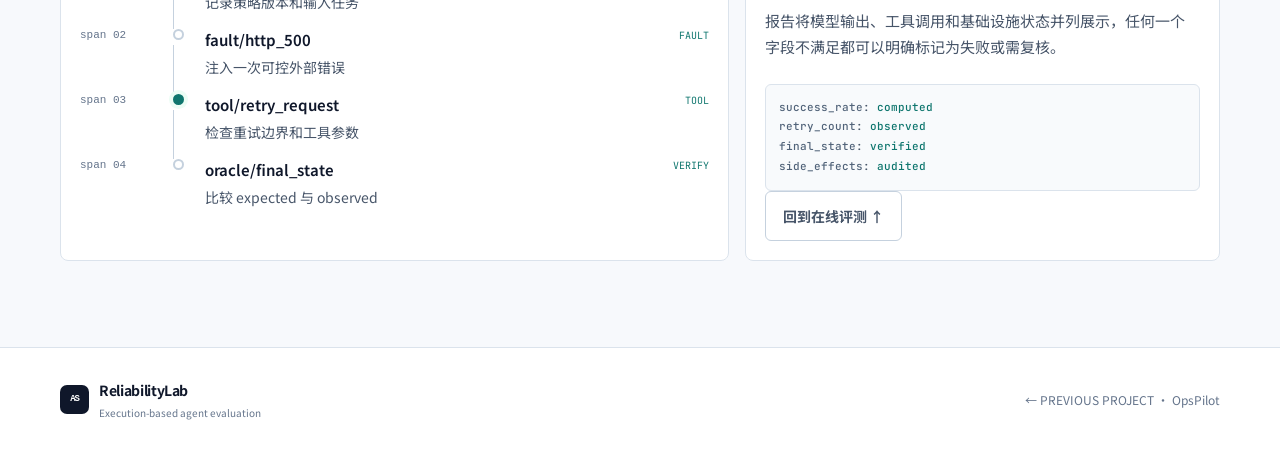
<file: reliability.html>
<!doctype html>
<html lang="zh-CN">
  <head>
    <meta charset="utf-8" />
    <meta name="viewport" content="width=device-width, initial-scale=1" />
    <meta name="theme-color" content="#ffffff" />
    <title>ReliabilityLab / Agent Systems</title>
    <link rel="icon" href="./favicon.svg" type="image/svg+xml" />
    <link rel="stylesheet" href="./showcase.css?v=20260816-3" />
    <script src="./config.js?v=20260816-2"></script>
    <script src="./showcase.js?v=20260816-3" defer></script>
  </head>
  <body class="showcase-page theme-reliability" data-showcase="reliability" data-live-url="https://agent-reliabilitylab-demo-production.up.railway.app">
    <header class="showcase-topbar">
      <div class="showcase-shell showcase-topbar-inner">
        <a class="showcase-brand" href="./">
          <span class="showcase-mark">AS</span>
          <span class="showcase-brand-copy"><strong>Agent Systems</strong><small>PROJECT 02 / RELIABILITYLAB</small></span>
        </a>
        <nav class="showcase-nav" aria-label="项目导航">
          <a href="./">INDEX</a>
          <a class="showcase-nav-current" href="#demo">LIVE RUN</a>
          <a class="showcase-nav-external" data-link="github">GITHUB ↗</a>
        </nav>
      </div>
    </header>

    <main class="showcase-shell showcase-main">
      <div class="showcase-breadcrumb"><a href="./">Agent Systems</a><span>/</span><strong>ReliabilityLab</strong></div>

      <section class="showcase-hero" id="overview">
        <div class="showcase-hero-copy">
          <div class="showcase-eyebrow"><span>02</span> EXECUTION-BASED EVALUATION · RECOVERY PROOF</div>
          <h1>让 Agent 的恢复能力<br /><em>可复现、可比较。</em></h1>
          <p>一个面向工具调用 Agent 的故障恢复评测框架。选择策略和场景，注入可控故障，再用最终基础设施状态验收结果，而不是只看一段自然语言答案。</p>
          <div class="showcase-actions">
            <a class="showcase-action showcase-action-primary" data-action="open-live">打开在线系统 <span>↗</span></a>
            <a class="showcase-action showcase-action-secondary" data-link="repository">查看项目仓库 <span>↗</span></a>
          </div>
          <div class="hero-footnote"><span>REPLAYABLE RUNS</span><span>FAULT INJECTION</span><span>FINAL-STATE ORACLE</span></div>
        </div>

        <aside class="run-card" aria-label="ReliabilityLab 评测运行预览">
          <div class="run-card-header"><span>EVAL RUN PREVIEW / CASE 0006</span><span class="showcase-status"><i></i>REPLAYABLE</span></div>
          <div class="run-card-context"><span>experiment_id</span><code>recovery_matrix_0006</code></div>
          <div class="run-flow">
            <div class="run-step is-done"><span class="run-step-index">01</span><span class="run-step-label"><strong>SELECT POLICY</strong><small>adaptive-recovery</small></span><code>ready</code></div>
            <div class="run-step is-done"><span class="run-step-index">02</span><span class="run-step-label"><strong>INJECT FAULT</strong><small>HTTP 500 / timeout</small></span><code>done</code></div>
            <div class="run-step is-active"><span class="run-step-index">03</span><span class="run-step-label"><strong>REPLAY TRACE</strong><small>inspect nested tool calls</small></span><code>run</code></div>
            <div class="run-gate"><strong>EVALUATION CONTRACT</strong><span>accept on final state</span></div>
            <div class="run-step is-pending"><span class="run-step-index">04</span><span class="run-step-label"><strong>VERIFY ORACLE</strong><small>compare expected / observed</small></span><code>next</code></div>
          </div>
          <div class="run-card-footer"><span>06 scenarios</span><span>04 policies · 01 oracle</span></div>
        </aside>
      </section>

      <nav class="showcase-jumpbar" aria-label="页面章节导航">
        <a class="is-current" href="#overview">OVERVIEW</a>
        <a href="#demo">LIVE DEMO</a>
        <a href="#matrix">SCENARIO MATRIX</a>
        <a href="#acceptance">ACCEPTANCE</a>
      </nav>

      <section class="showcase-section">
        <div class="showcase-section-header">
          <div><div class="section-kicker">WHY THIS PROJECT</div><h2>不只评价答案，更评价执行过程。</h2></div>
          <p>展示页采用“运行预览 → 在线实验 → 场景矩阵 → 验收字段”的路径，访客可以先理解证据链，再直接运行一个可复现 case。</p>
        </div>
        <div class="signal-grid">
          <article class="signal-card"><span class="signal-index">01</span><div><span class="signal-label">SCENARIO CONTROL</span><h3>故障注入是可配置的。</h3><p>将消息堆积、连接池耗尽、HTTP 500 和 timeout 作为明确输入，减少“偶然失败”带来的解释空间。</p><code>fault: http_500</code></div></article>
          <article class="signal-card"><span class="signal-index">02</span><div><span class="signal-label">BASELINE MATRIX</span><h3>同一契约下比较策略。</h3><p>ReAct、plan-execute、always-verify 与 adaptive-recovery 使用同一套工具和验收器，结果可横向对比。</p><code>policy × scenario</code></div></article>
          <article class="signal-card"><span class="signal-index">03</span><div><span class="signal-label">FINAL-STATE ORACLE</span><h3>用系统状态完成验收。</h3><p>成功率、重试次数、恢复率和未授权副作用都来自可检查的最终状态，不把模型自报结果当作事实。</p><code>expected ≠ narrative</code></div></article>
        </div>
      </section>

      <section class="showcase-section demo-section" id="demo">
        <div class="showcase-section-header demo-headline">
          <div><div class="section-kicker">LIVE DEMO / RAILWAY</div><h2>直接运行一次故障恢复评测。</h2></div>
          <div id="live-state" class="showcase-status"><i></i><span>ONLINE</span></div>
        </div>
        <div class="demo-shell">
          <div class="demo-toolbar"><span><i></i><i></i><i></i><b>agent-reliabilitylab-demo / production</b></span><a data-action="open-live">OPEN NEW TAB ↗</a></div>
          <div class="live-frame-wrap"><iframe id="live-frame" src="https://agent-reliabilitylab-demo-production.up.railway.app" title="ReliabilityLab 在线交互演示" loading="eager" referrerpolicy="no-referrer"></iframe><div id="live-offline" class="live-offline" hidden><strong>在线服务暂时不可用</strong><p>请点击上方按钮在新标签页重试。</p></div></div>
        </div>
        <div class="demo-caption"><strong>可操作评测台</strong><span>公开演示使用固定场景和模拟基础设施；输出面向方法验证，不代表真实生产 SLA。</span></div>
      </section>

      <section class="showcase-section execution-section" id="matrix">
        <div class="showcase-section-header"><div><div class="section-kicker">SCENARIO MATRIX</div><h2>每个 case 都有故障、策略和验收器。</h2></div><p>矩阵把“发生了什么”和“应该达到什么状态”分开，避免只用最终文本评价 Agent 是否恢复成功。</p></div>
        <div class="matrix-wrap">
          <table class="matrix-table">
            <thead><tr><th>SCENARIO</th><th>INJECTION</th><th>POLICY INPUT</th><th>ACCEPTANCE ORACLE</th></tr></thead>
            <tbody>
              <tr><td>queue pressure</td><td>message backlog</td><td><code>react</code></td><td>queue drains without duplicate side effect</td></tr>
              <tr><td>transient API</td><td>HTTP 500 / timeout</td><td><code>plan-execute</code></td><td>bounded retry and final resource state</td></tr>
              <tr><td>connection exhaustion</td><td>pool saturation</td><td><code>always-verify</code></td><td>recovery completes without unauthorized action</td></tr>
              <tr><td>read-only diagnosis</td><td>stale observation</td><td><code>adaptive-recovery</code></td><td>fresh observation before any write operation</td></tr>
            </tbody>
          </table>
        </div>
        <div class="matrix-note">MATRIX DESIGN NOTE / policy、fault、oracle 三个字段可以独立替换，因此支持回放、扩展与基线对比。</div>
      </section>

      <section class="showcase-section execution-section" id="acceptance">
        <div class="showcase-section-header"><div><div class="section-kicker">ACCEPTANCE REPORT</div><h2>报告回答的是：系统最后处于什么状态？</h2></div><p>把实验产物组织成可读的运行报告，便于定位失败发生在哪一步，也便于后续构造数据集和回归测试。</p></div>
        <div class="execution-grid">
          <div class="timeline-card">
            <div class="card-label">EVAL TRACE / NESTED SPANS</div>
            <div class="timeline-list">
              <div class="timeline-row"><span class="timeline-time">span 01</span><span class="timeline-dot"></span><div><strong>policy/adaptive-recovery</strong><small>记录策略版本和输入任务</small></div><code>ROOT</code></div>
              <div class="timeline-row"><span class="timeline-time">span 02</span><span class="timeline-dot"></span><div><strong>fault/http_500</strong><small>注入一次可控外部错误</small></div><code>FAULT</code></div>
              <div class="timeline-row is-active"><span class="timeline-time">span 03</span><span class="timeline-dot"></span><div><strong>tool/retry_request</strong><small>检查重试边界和工具参数</small></div><code>TOOL</code></div>
              <div class="timeline-row"><span class="timeline-time">span 04</span><span class="timeline-dot"></span><div><strong>oracle/final_state</strong><small>比较 expected 与 observed</small></div><code>VERIFY</code></div>
            </div>
          </div>
          <aside class="contract-card"><div class="card-label">REPORT FIELDS / NOT A MODEL CLAIM</div><h3>让“成功”变成可检查字段。</h3><p>报告将模型输出、工具调用和基础设施状态并列展示，任何一个字段不满足都可以明确标记为失败或需复核。</p><div class="contract-code"><span class="key">success_rate</span>: <span class="value">computed</span><br /><span class="key">retry_count</span>: <span class="value">observed</span><br /><span class="key">final_state</span>: <span class="value">verified</span><br /><span class="key">side_effects</span>: <span class="value">audited</span></div><a class="showcase-action showcase-action-secondary" href="#demo">回到在线评测 ↑</a></aside>
        </div>
      </section>
    </main>

    <footer class="showcase-footer"><div class="showcase-shell showcase-footer-inner"><div class="showcase-footer-brand"><span class="showcase-mark">AS</span><span><strong>ReliabilityLab</strong><small>Execution-based agent evaluation</small></span></div><a class="showcase-footer-next" href="./opspilot.html?v=20260816-3">← PREVIOUS PROJECT · OpsPilot</a></div></footer>
  </body>
</html>
</file>
<file: home.css>
@import url("https://fonts.googleapis.com/css2?family=Inter:wght@400;500;600;700;800&family=JetBrains+Mono:wght@400;500;600&family=Noto+Sans+SC:wght@400;500;600;700&display=swap");

:root {
  --home-bg: #f7f9fc;
  --home-surface: #ffffff;
  --home-surface-soft: #f8fafc;
  --home-ink: #0f172a;
  --home-muted: #475569;
  --home-subtle: #64748b;
  --home-line: #dbe3ec;
  --home-line-strong: #c5d1de;
  --home-blue: #2563eb;
  --home-blue-soft: #eff6ff;
  --home-teal: #0f766e;
  --home-success: #16704a;
  --home-success-soft: #ecfdf3;
  --home-max: 1160px;
}

* { box-sizing: border-box; }
html { scroll-behavior: smooth; background: var(--home-bg); }
body { min-width: 320px; margin: 0; overflow-x: hidden; background: var(--home-bg); color: var(--home-ink); font-family: "Archivo", "Noto Sans SC", "Microsoft YaHei", ui-sans-serif, system-ui, sans-serif; }
body a { color: inherit; text-decoration: none; }
body a, body button { cursor: pointer; -webkit-tap-highlight-color: transparent; }
body :focus-visible { outline: 2px solid var(--home-blue); outline-offset: 3px; }
code, .section-kicker, .hero-overline, .proof-title, .project-id, .service-state, .tag-row, .board-flow, .board-note, .test-line, .footer-brand small { font-family: "IBM Plex Mono", ui-monospace, SFMono-Regular, Menlo, monospace; }
.page-shell { width: min(calc(100% - 48px), var(--home-max)); margin-inline: auto; }

.portfolio-header { position: sticky; z-index: 20; top: 0; border-bottom: 1px solid var(--home-line); background: rgba(255, 255, 255, .94); backdrop-filter: blur(16px); }
.portfolio-nav { display: flex; min-height: 70px; align-items: center; justify-content: space-between; gap: 24px; }
.portfolio-brand { display: inline-flex; min-height: 44px; align-items: center; gap: 11px; }
.portfolio-mark { display: grid; width: 33px; height: 33px; place-items: center; border-radius: 7px; background: var(--home-ink); color: #ffffff; font: 600 10px/1 "IBM Plex Mono", monospace; letter-spacing: -.12em; }
.portfolio-brand-copy { display: grid; gap: 4px; }
.portfolio-brand-copy strong { font-family: "Space Grotesk", "Noto Sans SC", sans-serif; font-size: 14px; line-height: 1; }
.portfolio-brand-copy small { color: var(--home-subtle); font: 500 9px/1 "IBM Plex Mono", monospace; letter-spacing: .06em; }
.portfolio-links { display: flex; min-height: 44px; align-items: center; gap: 24px; color: var(--home-muted); font: 600 10px/1 "IBM Plex Mono", monospace; letter-spacing: .05em; }
.portfolio-links a { transition: color 180ms ease; }
.portfolio-links a:hover { color: var(--home-blue); }
.portfolio-github { display: inline-flex; min-height: 38px; align-items: center; gap: 8px; border: 1px solid var(--home-line-strong); border-radius: 6px; color: var(--home-ink); padding: 0 12px; }
.portfolio-github:hover { border-color: var(--home-blue); background: var(--home-blue-soft); }
.disabled { pointer-events: none; opacity: .5; }

.portfolio-hero { padding-block: 50px 66px; }
.hero-overline { display: flex; align-items: center; justify-content: space-between; gap: 18px; border-bottom: 1px solid var(--home-line); color: var(--home-subtle); padding-bottom: 16px; font-size: 9px; font-weight: 600; letter-spacing: .07em; }
.hero-live { display: inline-flex; align-items: center; gap: 8px; color: var(--home-success); }
.hero-live i, .board-status i, .service-state i { display: inline-block; width: 7px; height: 7px; border-radius: 50%; background: var(--home-success); box-shadow: 0 0 0 4px var(--home-success-soft); }
.hero-live i.offline, .service-state i.offline { background: #b7791f; box-shadow: 0 0 0 4px #fff7e8; }
.hero-grid { display: grid; grid-template-columns: minmax(0, 1fr) minmax(320px, 380px); gap: clamp(38px, 7vw, 86px); align-items: center; padding-top: 58px; }
.hero-copy, .proof-board, .board-metrics, .board-flow { min-width: 0; }
.hero-copy h1 { max-width: 700px; margin: 0; overflow-wrap: anywhere; font-family: "Space Grotesk", "Noto Sans SC", sans-serif; font-size: clamp(44px, 6.2vw, 72px); font-weight: 600; letter-spacing: -.075em; line-height: 1.02; }
.hero-copy h1 em { display: block; color: var(--home-blue); font-style: normal; }
.hero-copy p { max-width: 630px; margin: 25px 0 0; color: var(--home-muted); font-size: 16px; line-height: 1.78; }
.hero-actions { display: flex; flex-wrap: wrap; align-items: center; gap: 20px; margin-top: 31px; }
.action { display: inline-flex; min-height: 44px; align-items: center; justify-content: space-between; gap: 16px; border: 1px solid transparent; border-radius: 6px; padding: 0 14px; font: 600 10px/1 "IBM Plex Mono", monospace; letter-spacing: .02em; transition: background-color 180ms ease, border-color 180ms ease, color 180ms ease; }
.action-primary { border-color: var(--home-blue); background: var(--home-blue); color: #ffffff; }
.action-primary:hover { border-color: #1d4ed8; background: #1d4ed8; }
.hero-count { display: inline-flex; align-items: center; gap: 10px; color: var(--home-subtle); font: 500 10px/1.4 "IBM Plex Mono", monospace; text-transform: uppercase; }
.hero-count strong { color: var(--home-ink); font: 600 27px/1 "IBM Plex Mono", monospace; letter-spacing: -.08em; }

.proof-board { border: 1px solid var(--home-line-strong); border-radius: 10px; background: var(--home-surface); padding: 18px; box-shadow: 0 12px 28px rgba(15, 23, 42, .06); }
.proof-board-head { display: flex; align-items: center; justify-content: space-between; color: var(--home-subtle); font: 600 9px/1.2 "IBM Plex Mono", monospace; letter-spacing: .07em; }
.board-status { display: inline-flex; align-items: center; gap: 8px; color: var(--home-success); }
.board-status i { width: 6px; height: 6px; box-shadow: none; }
.board-metrics { display: grid; grid-template-columns: repeat(3, 1fr); margin-top: 27px; border-block: 1px solid var(--home-line); }
.board-metrics div { display: grid; min-width: 0; gap: 8px; border-right: 1px solid var(--home-line); padding: 16px 9px; }
.board-metrics div:last-child { border-right: 0; }
.board-metrics strong { color: var(--home-ink); font: 600 26px/1 "IBM Plex Mono", monospace; letter-spacing: -.08em; }
.board-metrics small { overflow: hidden; color: var(--home-subtle); font: 500 8px/1.2 "IBM Plex Mono", monospace; text-overflow: ellipsis; white-space: nowrap; }
.board-flow { display: grid; grid-template-columns: auto 1fr auto 1fr auto 1fr auto; align-items: center; gap: 8px; padding-block: 27px; color: var(--home-muted); font-size: 9px; font-weight: 600; }
.board-flow i { height: 1px; background: var(--home-line-strong); }
.board-note { display: flex; align-items: center; gap: 8px; border-top: 1px solid var(--home-line); color: var(--home-subtle); padding-top: 14px; font-size: 8px; line-height: 1.4; }
.board-note-dot { width: 5px; height: 5px; border-radius: 50%; background: var(--home-blue); }

.projects-section { border-block: 1px solid var(--home-line); background: #ffffff; padding-block: 66px 72px; }
.section-header, .method-header { display: grid; grid-template-columns: minmax(0, 1fr) minmax(260px, 360px) auto; gap: 35px; align-items: end; margin-bottom: 29px; }
.section-kicker { color: var(--home-blue); font-size: 9px; font-weight: 600; letter-spacing: .08em; }
.section-header h2, .method-header h2 { max-width: 620px; margin: 11px 0 0; font-family: "Space Grotesk", "Noto Sans SC", sans-serif; font-size: clamp(30px, 4vw, 47px); font-weight: 600; letter-spacing: -.065em; line-height: 1.05; }
.section-header p, .method-header p { margin: 0; color: var(--home-muted); font-size: 13px; line-height: 1.7; }
.section-count { align-self: start; color: var(--home-subtle); font: 600 9px/1.2 "IBM Plex Mono", monospace; white-space: nowrap; }
.project-grid { display: grid; grid-template-columns: repeat(2, minmax(0, 1fr)); gap: 18px; }
.project-card { position: relative; display: flex; min-width: 0; flex-direction: column; border: 1px solid var(--home-line); border-radius: 10px; background: var(--home-surface); padding: 20px; box-shadow: 0 6px 18px rgba(15, 23, 42, .04); }
.project-card::before { position: absolute; top: 0; left: 0; width: 100%; height: 3px; border-radius: 10px 10px 0 0; background: var(--home-blue); content: ""; }
.project-card--reliability::before { background: var(--home-teal); }
.project-card-head { display: flex; align-items: flex-start; justify-content: space-between; gap: 15px; }
.project-id { display: grid; grid-template-columns: 29px minmax(0, 1fr); gap: 9px; align-items: start; color: var(--home-subtle); font-size: 9px; font-weight: 600; letter-spacing: .05em; }
.project-id > span { color: var(--home-blue); font-size: 11px; }
.project-card--reliability .project-id > span { color: var(--home-teal); }
.project-id small { max-width: 205px; font-size: 8px; line-height: 1.35; }
.service-state { display: inline-flex; align-items: center; gap: 8px; color: var(--home-success); font-size: 8px; font-weight: 600; letter-spacing: .05em; }
.service-state i { width: 6px; height: 6px; box-shadow: none; }
.project-card-main { display: grid; grid-template-columns: minmax(0, 1fr) minmax(170px, .82fr); gap: 20px; align-items: stretch; margin-top: 32px; }
.project-summary h3 { margin: 0; font-family: "Space Grotesk", "Noto Sans SC", sans-serif; font-size: 36px; font-weight: 600; letter-spacing: -.07em; line-height: 1; }
.project-summary p { margin: 14px 0 0; color: var(--home-muted); font-size: 13px; line-height: 1.72; }
.tag-row { display: flex; flex-wrap: wrap; gap: 6px; margin-top: 20px; }
.tag-row span { border: 1px solid var(--home-line); border-radius: 999px; color: var(--home-subtle); padding: 6px 8px; font-size: 8px; line-height: 1; }
.project-proof { display: flex; min-height: 222px; flex-direction: column; border: 1px solid var(--home-line); border-radius: 7px; background: var(--home-surface-soft); padding: 13px; }
.proof-title { display: flex; align-items: center; justify-content: space-between; color: var(--home-subtle); font-size: 8px; font-weight: 600; letter-spacing: .05em; }
.proof-title b { color: var(--home-muted); font-size: 8px; font-weight: 500; }
.project-proof ol { display: grid; gap: 0; margin: 29px 0 0; padding: 0; list-style: none; }
.project-proof li { position: relative; display: grid; grid-template-columns: 23px 1fr auto; align-items: center; gap: 7px; min-height: 35px; color: var(--home-subtle); font: 500 9px/1.2 "IBM Plex Mono", monospace; }
.project-proof li:not(:last-child)::after { position: absolute; top: 26px; left: 4px; width: 1px; height: 18px; background: var(--home-line-strong); content: ""; }
.project-proof li > b { position: relative; z-index: 1; display: grid; width: 9px; height: 9px; border: 2px solid var(--home-line-strong); border-radius: 50%; background: var(--home-surface-soft); color: transparent; font-size: 0; }
.project-proof li > small { color: var(--home-subtle); font: 400 8px/1.2 "Archivo", sans-serif; }
.project-proof li.is-active { color: var(--home-blue); }
.project-card--reliability .project-proof li.is-active { color: var(--home-teal); }
.project-proof li.is-active > b { border-color: currentColor; background: currentColor; box-shadow: 0 0 0 4px var(--home-blue-soft); }
.project-card--reliability .project-proof li.is-active > b { box-shadow: 0 0 0 4px #ecfdf5; }
.proof-foot { display: flex; align-items: center; justify-content: space-between; gap: 7px; margin-top: auto; border-top: 1px solid var(--home-line); color: var(--home-subtle); padding-top: 11px; font: 500 8px/1.2 "IBM Plex Mono", monospace; }
.proof-foot strong { color: var(--home-blue); font-weight: 600; }
.project-card--reliability .proof-foot strong { color: var(--home-teal); }
.project-output { display: grid; grid-template-columns: repeat(3, 1fr); gap: 8px; margin-top: 21px; border-block: 1px solid var(--home-line); padding-block: 14px; }
.project-output div { display: grid; min-width: 0; gap: 6px; border-right: 1px solid var(--home-line); padding-right: 8px; }
.project-output div:last-child { border-right: 0; padding-right: 0; }
.project-output small { color: var(--home-subtle); font: 500 8px/1.2 "IBM Plex Mono", monospace; }
.project-output strong { overflow: hidden; color: var(--home-ink); font-size: 11px; font-weight: 600; text-overflow: ellipsis; white-space: nowrap; }
.project-card-foot { display: flex; align-items: center; justify-content: space-between; gap: 15px; margin-top: 19px; }
.test-line { color: var(--home-subtle); font-size: 8px; line-height: 1.4; }
.test-line b { display: block; margin-bottom: 5px; color: var(--home-muted); font-size: 8px; }
.project-actions { display: flex; flex: 0 0 auto; gap: 8px; }
.action-project { min-height: 40px; border-color: var(--home-blue); background: var(--home-blue); color: #ffffff; }
.project-card--reliability .action-project { border-color: var(--home-teal); background: var(--home-teal); }
.action-project:hover { border-color: #1d4ed8; background: #1d4ed8; }
.project-card--reliability .action-project:hover { border-color: #0f625b; background: #0f625b; }
.action-source { min-height: 40px; border-color: var(--home-line-strong); color: var(--home-muted); }
.action-source:hover { border-color: var(--home-ink); color: var(--home-ink); }

.method-section { background: var(--home-bg); padding-block: 72px 80px; }
.method-header { grid-template-columns: minmax(0, 1fr) minmax(260px, 380px); margin-bottom: 35px; }
.method-grid { display: grid; grid-template-columns: repeat(3, minmax(0, 1fr)); border-top: 1px solid var(--home-line-strong); }
.method-grid article { display: grid; grid-template-columns: 31px 1fr; gap: 14px; padding: 21px 20px 7px 0; border-right: 1px solid var(--home-line); }
.method-grid article + article { padding-left: 20px; }
.method-grid article:last-child { border-right: 0; }
.method-grid article > span { color: var(--home-blue); font: 600 10px/1 "IBM Plex Mono", monospace; }
.method-grid b { color: var(--home-subtle); font: 600 8px/1.2 "IBM Plex Mono", monospace; letter-spacing: .06em; }
.method-grid h3 { margin: 11px 0 8px; font-family: "Space Grotesk", "Noto Sans SC", sans-serif; font-size: 18px; font-weight: 600; letter-spacing: -.03em; }
.method-grid p { margin: 0; color: var(--home-muted); font-size: 12px; line-height: 1.7; }
.portfolio-footer { border-top: 1px solid var(--home-line); background: #ffffff; }
.footer-inner { display: flex; min-height: 96px; align-items: center; justify-content: space-between; gap: 20px; color: var(--home-subtle); font-size: 11px; }
.footer-brand { display: flex; align-items: center; gap: 10px; color: var(--home-ink); }
.footer-brand .portfolio-mark { width: 29px; height: 29px; font-size: 9px; }
.footer-brand > span:last-child { display: grid; gap: 4px; }
.footer-brand strong { font-family: "Space Grotesk", "Noto Sans SC", sans-serif; font-size: 12px; }
.footer-brand small { color: var(--home-subtle); font-size: 8px; }

@media (max-width: 1040px) {
  .hero-grid { grid-template-columns: minmax(0, 1fr) 330px; gap: 35px; }
  .section-header { grid-template-columns: minmax(0, 1fr) minmax(230px, 300px); }
  .section-count { display: none; }
  .project-card-main { grid-template-columns: 1fr; }
  .project-proof { min-height: 0; }
  .project-proof ol { grid-template-columns: repeat(4, minmax(0, 1fr)); gap: 7px; margin-top: 22px; }
  .project-proof li { display: grid; grid-template-columns: 1fr; justify-items: start; gap: 6px; min-height: 48px; }
  .project-proof li:not(:last-child)::after { top: 4px; left: 14px; width: calc(100% - 12px); height: 1px; }
  .project-proof li > b { width: 9px; }
  .project-proof li > small { display: none; }
}

@media (max-width: 760px) {
  .page-shell { width: min(calc(100% - 32px), var(--home-max)); }
  .portfolio-nav { min-height: 64px; }
  .portfolio-links { gap: 0; }
  .portfolio-links > a:not(.portfolio-github) { display: none; }
  .hero-grid, .section-header, .method-header { grid-template-columns: 1fr; gap: 21px; }
  .portfolio-hero { padding-block: 38px 49px; }
  .hero-grid { padding-top: 42px; }
  .hero-copy h1 { font-size: clamp(42px, 12.5vw, 65px); }
  .hero-copy p { font-size: 15px; }
  .proof-board { max-width: 520px; }
  .projects-section { padding-block: 50px 58px; }
  .project-grid, .method-grid { grid-template-columns: 1fr; }
  .method-grid article, .method-grid article + article { padding: 20px 0; border-right: 0; border-bottom: 1px solid var(--home-line); }
  .method-grid article:last-child { border-bottom: 0; }
  .method-section { padding-block: 56px 66px; }
  .footer-inner { min-height: 119px; align-items: flex-start; flex-direction: column; justify-content: center; }
}

@media (max-width: 520px) {
  .hero-overline { align-items: flex-start; flex-direction: column; gap: 10px; }
  .hero-actions { align-items: stretch; flex-direction: column; gap: 16px; }
  .hero-actions .action { width: 100%; }
  .hero-count { align-self: flex-start; }
  .hero-copy p { overflow-wrap: anywhere; }
  .proof-board { width: 100%; overflow: hidden; }
  .board-flow { grid-template-columns: auto minmax(18px, 1fr) auto; overflow: hidden; }
  .board-flow i:nth-of-type(2), .board-flow span:nth-of-type(3), .board-flow i:nth-of-type(3) { display: none; }
  .project-card { padding: 17px; }
  .project-card-foot { align-items: stretch; flex-direction: column; }
  .project-actions { width: 100%; }
  .project-actions .action { flex: 1; }
  .test-line { order: 2; }
  .project-actions { order: 1; }
  .project-output strong { font-size: 10px; }
  .section-header h2, .method-header h2 { font-size: 34px; }
}

@media (prefers-reduced-motion: reduce) {
  html { scroll-behavior: auto; }
  *, *::before, *::after { transition-duration: .01ms !important; }
}

/* Readability pass: use a deliberate 12/14/16/18px scale instead of tiny UI text. */
body { font-size: 16px; line-height: 1.5; }
.portfolio-brand-copy strong { font-size: 16px; }
.portfolio-brand-copy small { font-size: 11px; }
.portfolio-links { font-size: 12px; }
.portfolio-github { min-height: 44px; padding-inline: 14px; }
.hero-overline { font-size: 11px; }
.hero-copy h1 { font-size: clamp(48px, 6.6vw, 78px); }
.hero-copy p { font-size: 18px; line-height: 1.72; }
.action { min-height: 48px; padding-inline: 17px; font-size: 13px; }
.hero-count { font-size: 12px; }
.hero-count strong { font-size: 32px; }
.proof-board-head { font-size: 11px; }
.board-metrics strong { font-size: 31px; }
.board-metrics small { font-size: 11px; }
.board-flow { font-size: 12px; }
.board-note { font-size: 11px; }
.section-kicker { font-size: 11px; }
.section-header h2, .method-header h2 { font-size: clamp(34px, 4.3vw, 52px); }
.section-header p, .method-header p { font-size: 16px; line-height: 1.72; }
.section-count { font-size: 11px; }
.project-id { font-size: 11px; }
.project-id > span { font-size: 12px; }
.project-id small { font-size: 10px; }
.service-state { font-size: 10px; }
.project-summary h3 { font-size: 42px; }
.project-summary p { font-size: 15px; line-height: 1.75; }
.tag-row span { padding: 7px 10px; font-size: 10px; }
.proof-title, .proof-title b { font-size: 10px; }
.project-proof li { font-size: 11px; }
.project-proof li > small { font-size: 10px; }
.proof-foot { font-size: 10px; }
.project-output small { font-size: 10px; }
.project-output strong { font-size: 13px; }
.test-line, .test-line b { font-size: 10px; }
.action-project, .action-source { min-height: 48px; font-size: 12px; }
.method-grid b { font-size: 10px; }
.method-grid h3 { font-size: 21px; }
.method-grid p { font-size: 14px; line-height: 1.72; }
.footer-inner { font-size: 12px; }
.footer-brand strong { font-size: 14px; }
.footer-brand small { font-size: 10px; }

@media (max-width: 760px) {
  .hero-copy h1 { font-size: clamp(46px, 13vw, 70px); }
  .hero-copy p { font-size: 17px; }
  .section-header h2, .method-header h2 { font-size: clamp(36px, 10vw, 50px); }
  .section-header p, .method-header p { font-size: 16px; }
  .project-summary h3 { font-size: 40px; }
  .project-summary p { font-size: 16px; }
}

@media (max-width: 520px) {
  .hero-copy p { font-size: 16px; }
  .board-flow { font-size: 11px; }
  .project-summary h3 { font-size: 38px; }
  .project-output strong { font-size: 13px; }
  .project-actions .action { min-height: 48px; font-size: 13px; }
}

/* Typography v2: Noto Sans SC for interface copy; mono is reserved for code-like values. */
:root { --font-ui: "Noto Sans SC", "Inter", "Microsoft YaHei", Arial, sans-serif; --font-mono: "JetBrains Mono", ui-monospace, SFMono-Regular, Menlo, monospace; }
body, body button { font-family: var(--font-ui); line-height: 1.6; }
body code { font-family: var(--font-mono); }
.portfolio-brand-copy strong, .hero-copy h1, .section-header h2, .method-header h2, .project-summary h3, .method-grid h3, .footer-brand strong { font-family: var(--font-ui); letter-spacing: -.025em; }
.portfolio-links, .hero-overline, .section-kicker, .project-id, .service-state, .tag-row, .proof-title, .board-flow, .board-note, .test-line, .footer-brand small { font-family: var(--font-ui); }
.action, .portfolio-github { font-family: var(--font-ui); font-size: 14px; font-weight: 700; letter-spacing: 0; }
.portfolio-links { font-size: 13px; font-weight: 600; letter-spacing: 0; }
.hero-overline, .section-kicker, .project-id, .service-state, .proof-title { font-size: 12px; letter-spacing: .01em; }
.hero-copy p { font-size: 18px; line-height: 1.75; }
.hero-count { font-family: var(--font-ui); font-size: 14px; }
.board-flow { font-size: 13px; font-weight: 600; }
.board-note { font-size: 12px; }
.section-header p, .method-header p { font-size: 17px; line-height: 1.75; }
.project-summary p { font-family: var(--font-ui); font-size: 16px; line-height: 1.8; }
.project-summary h3 { font-size: 43px; }
.tag-row span { font-size: 11px; }
.project-proof li, .project-proof li > small, .proof-foot, .project-output small, .test-line, .test-line b { font-family: var(--font-ui); }
.project-proof li { font-size: 12px; }
.project-proof li > small { font-size: 11px; }
.proof-foot, .project-output small, .test-line, .test-line b { font-size: 11px; }
.project-output strong { font-size: 14px; }
.action-project, .action-source { min-height: 50px; font-size: 14px; }
.method-grid b { font-family: var(--font-ui); font-size: 11px; }
.method-grid h3 { font-size: 22px; }
.method-grid p { font-size: 15px; line-height: 1.75; }
.footer-inner { font-family: var(--font-ui); font-size: 13px; }

@media (max-width: 760px) {
  .hero-copy p { font-size: 17px; }
  .section-header p, .method-header p { font-size: 16px; }
  .project-summary h3 { font-size: 40px; }
  .project-summary p { font-size: 16px; }
  .action-project, .action-source, .project-actions .action { min-height: 50px; font-size: 15px; }
}
</file>
<file: oncall-agent-build/frontend/styles.css>
:root {
  --paper: #f4f1ea;
  --paper-2: #ece8df;
  --white: #fffefa;
  --ink: #17141d;
  --muted: #6f6878;
  --line: #d9d3c9;
  --purple: #6f4cff;
  --purple-soft: #ebe5ff;
  --orange: #ff7648;
  --blue: #4a8cff;
  --green: #2bbf88;
  --red: #e55353;
  --night: #12101b;
  --night-2: #181522;
  --night-3: #201b2d;
  --mono: "SFMono-Regular", Consolas, "Liberation Mono", monospace;
  --sans: Inter, ui-sans-serif, -apple-system, BlinkMacSystemFont, "Segoe UI", "PingFang SC", "Microsoft YaHei", sans-serif;
}

* { box-sizing: border-box; }
html { scroll-behavior: smooth; }
body { margin: 0; color: var(--ink); background: var(--paper); font-family: var(--sans); -webkit-font-smoothing: antialiased; }
body::selection { color: white; background: var(--purple); }
a { color: inherit; text-decoration: none; }
button, input, textarea, select { font: inherit; }
button, a { -webkit-tap-highlight-color: transparent; }
button:focus-visible, a:focus-visible, input:focus-visible, textarea:focus-visible, select:focus-visible { outline: 2px solid var(--purple); outline-offset: 2px; }
.shell { width: min(1180px, calc(100% - 48px)); margin-inline: auto; }
.brand { display: inline-flex; align-items: center; gap: 11px; font-weight: 750; letter-spacing: -.03em; }
.brand b { color: var(--muted); font-weight: 550; }
.brand-glyph, .sidebar-brand span, .panel-agent-mark, .boot-mark { width: 38px; height: 38px; display: grid; place-items: center; color: white; border-radius: 11px; background: var(--ink); font: 750 11px var(--mono); letter-spacing: -.06em; transform: rotate(-3deg); }
.button { min-height: 48px; display: inline-flex; align-items: center; justify-content: center; gap: 12px; padding: 0 20px; border: 1px solid transparent; border-radius: 11px; cursor: pointer; font-weight: 700; font-size: 13px; transition: .2s ease; }
.button:hover { transform: translateY(-2px); box-shadow: 0 10px 30px rgba(31,24,48,.12); }
.button.primary { color: white; background: var(--ink); }
.button.secondary { border-color: var(--line); background: rgba(255,255,255,.55); }
.button.dark { color: white; background: var(--night); }
.runtime-pill { display: inline-flex; align-items: center; gap: 7px; color: #547365; font: 600 9px var(--mono); text-transform: uppercase; letter-spacing: .07em; }
.runtime-pill i, .sync-label i { width: 7px; height: 7px; border-radius: 50%; background: var(--green); box-shadow: 0 0 0 4px rgba(43,191,136,.1); }
.severity-badge, .source-chip, .incident-status, .run-state, .risk-chip { display: inline-flex; align-items: center; justify-content: center; width: fit-content; border-radius: 999px; font: 700 8px var(--mono); text-transform: uppercase; letter-spacing: .05em; }
.severity-badge { min-height: 24px; padding: 0 9px; }
.severity-badge.sev1 { color: #a6372f; background: #fce3dd; }.severity-badge.sev2 { color: #aa5d18; background: #fff0d8; }.severity-badge.sev3 { color: #167454; background: #ddf5eb; }.severity-badge.unknown { color: #675f70; background: #e9e6eb; }
.source-chip { min-height: 23px; padding: 0 9px; color: #6547cf; background: #eee9ff; }

/* Boot */
.boot-screen { min-height: 100vh; display: grid; place-content: center; justify-items: center; gap: 20px; color: var(--muted); background-color: var(--paper); background-image: linear-gradient(rgba(76,67,89,.065) 1px, transparent 1px), linear-gradient(90deg, rgba(76,67,89,.065) 1px, transparent 1px); background-size: 32px 32px; }
.boot-screen p { margin: 0; font: 500 10px var(--mono); letter-spacing: .05em; }.boot-line { width: 170px; height: 2px; overflow: hidden; background: #ded8e3; }.boot-line i { display: block; width: 40%; height: 100%; background: var(--purple); animation: loading 1.1s ease-in-out infinite alternate; }
@keyframes loading { to { transform: translateX(250%); } }

/* Landing */
.page-landing { background-color: var(--paper); background-image: linear-gradient(rgba(76,67,89,.055) 1px, transparent 1px), linear-gradient(90deg, rgba(76,67,89,.055) 1px, transparent 1px); background-size: 42px 42px; }
.landing-header { height: 78px; display: flex; align-items: center; justify-content: space-between; border-bottom: 1px solid var(--line); }
.landing-header nav { display: flex; gap: 30px; color: var(--muted); font-size: 12px; }.landing-header nav a:hover { color: var(--ink); }
.header-actions { display: flex; align-items: center; gap: 25px; }.text-link { display: flex; align-items: center; gap: 7px; font-size: 12px; font-weight: 650; }
.landing-hero { min-height: 720px; display: grid; grid-template-columns: minmax(0, .93fr) minmax(500px, 1.07fr); gap: 74px; align-items: center; padding-block: 75px 90px; }
.eyebrow, .section-heading span, .dashboard-heading > div > span, .panel header > div > span, .canvas-eyebrow { color: var(--purple); font: 750 9px var(--mono); letter-spacing: .14em; text-transform: uppercase; }.eyebrow { display: flex; align-items: center; gap: 9px; }.eyebrow i { width: 19px; height: 1px; background: var(--purple); }
.hero-copy h1 { max-width: 690px; margin: 25px 0 25px; font-size: clamp(48px, 5.2vw, 76px); line-height: .99; letter-spacing: -.075em; }.hero-copy h1 em { display: block; color: var(--purple); font-family: Georgia, "Songti SC", serif; font-weight: 400; }.hero-copy > p { max-width: 610px; margin: 0; color: var(--muted); font-size: 16px; line-height: 1.85; }
.hero-buttons { display: flex; gap: 11px; margin-top: 34px; }.hero-footnote { display: flex; gap: 24px; margin-top: 24px; color: #746d7c; font-size: 10px; }.hero-footnote span { display: flex; align-items: center; gap: 7px; }
.hero-runtime { position: relative; min-height: 480px; display: grid; place-items: center; }.runtime-window { width: 100%; max-width: 590px; overflow: hidden; color: white; border: 1px solid #2c273b; border-radius: 18px; background: var(--night); box-shadow: 0 38px 70px rgba(41,29,62,.22); transform: rotate(1deg); }
.runtime-bar { height: 48px; display: grid; grid-template-columns: 1fr auto 1fr; align-items: center; padding: 0 17px; border-bottom: 1px solid rgba(255,255,255,.08); }.runtime-bar > span { display: flex; gap: 5px; }.runtime-bar > span i { width: 6px; height: 6px; border-radius: 50%; background: #413a4c; }.runtime-bar b { color: #91899d; font: 500 8px var(--mono); }.runtime-bar small { justify-self: end; color: var(--green); font: 700 7px var(--mono); }
.runtime-incident { min-height: 84px; display: grid; grid-template-columns: auto 1fr auto; align-items: center; gap: 13px; padding: 15px 20px; border-bottom: 1px solid rgba(255,255,255,.08); }.runtime-incident div { display: grid; gap: 5px; }.runtime-incident small { color: #756e80; font: 600 7px var(--mono); letter-spacing: .1em; }.runtime-incident strong { font-size: 13px; }.runtime-incident .source-chip { color: #b6a6ff; background: #282137; }
.agent-flow { padding: 23px 25px 12px; }.flow-node { min-height: 62px; display: grid; grid-template-columns: 32px 1fr auto; align-items: center; gap: 12px; padding: 10px 13px; border: 1px solid #2c2638; border-radius: 10px; background: #17131f; }.flow-node > span { width: 29px; height: 29px; display: grid; place-items: center; color: #a997ff; border-radius: 8px; background: #29213b; font: 700 8px var(--mono); }.flow-node div { display: grid; gap: 4px; }.flow-node b { font-size: 11px; }.flow-node small { color: #716a7a; font: 500 8px var(--mono); }.flow-node > i { width: 7px; height: 7px; border-radius: 50%; background: var(--green); box-shadow: 0 0 0 4px rgba(43,191,136,.08); }.flow-node.guarded > i { background: var(--orange); box-shadow: 0 0 0 4px rgba(255,118,72,.08); }.flow-line { width: 1px; height: 13px; margin-left: 28px; background: #322b3f; }
.runtime-result { display: flex; align-items: center; justify-content: space-between; margin: 12px 25px 25px; padding: 16px; color: var(--ink); border-radius: 10px; background: #f1edff; }.runtime-result div { display: grid; gap: 5px; }.runtime-result span { color: #7b7291; font: 600 7px var(--mono); letter-spacing: .08em; }.runtime-result strong { font-size: 11px; }.runtime-result > b { color: var(--purple); font: 750 18px var(--mono); }
.floating-card { position: absolute; display: flex; align-items: center; gap: 10px; padding: 12px 14px; border: 1px solid #dcd6e4; border-radius: 12px; background: rgba(255,254,250,.9); box-shadow: 0 16px 38px rgba(37,28,52,.12); backdrop-filter: blur(9px); animation: float 3.2s ease-in-out infinite alternate; }.floating-card > span { width: 32px; height: 32px; display: grid; place-items: center; color: var(--purple); border-radius: 8px; background: var(--purple-soft); }.floating-card div { display: grid; gap: 3px; }.floating-card b { font-size: 10px; }.floating-card small { color: var(--muted); font: 500 7px var(--mono); }.card-source { top: 2%; left: -5%; }.card-policy { right: -3%; bottom: 4%; animation-delay: -.8s; }
@keyframes float { to { transform: translateY(-8px); } }
.proof-row { display: grid; grid-template-columns: repeat(4, 1fr); border-block: 1px solid var(--line); }.proof-row > div { min-height: 110px; display: flex; flex-direction: column; justify-content: center; gap: 7px; padding: 0 28px; border-right: 1px solid var(--line); }.proof-row > div:last-child { border-right: 0; }.proof-row strong { font-size: 22px; letter-spacing: -.04em; }.proof-row span { color: var(--muted); font: 500 9px var(--mono); text-transform: uppercase; letter-spacing: .06em; }
.capability-section, .architecture-section { padding-block: 130px; }.section-heading { display: grid; grid-template-columns: 1.2fr .8fr; gap: 80px; align-items: end; margin-bottom: 50px; }.section-heading h2 { margin: 15px 0 0; font-size: clamp(36px, 4.2vw, 58px); line-height: 1.04; letter-spacing: -.055em; }.section-heading > p { max-width: 430px; justify-self: end; margin: 0; color: var(--muted); font-size: 13px; line-height: 1.8; }.section-heading.compact h2 { font-size: 40px; }
.capability-grid { display: grid; grid-template-columns: repeat(2, 1fr); border-top: 1px solid var(--line); border-left: 1px solid var(--line); }.cap-card { min-height: 330px; display: flex; flex-direction: column; padding: 31px; border-right: 1px solid var(--line); border-bottom: 1px solid var(--line); background: rgba(255,255,255,.36); transition: .25s ease; }.cap-card:hover { background: var(--white); transform: translateY(-3px); box-shadow: 0 20px 50px rgba(44,34,55,.08); }.cap-icon { width: 48px; height: 48px; display: grid; place-items: center; margin-bottom: 40px; border-radius: 13px; }.cap-card.violet .cap-icon { color: var(--purple); background: var(--purple-soft); }.cap-card.orange .cap-icon { color: #bb532e; background: #ffe5da; }.cap-card.blue .cap-icon { color: #2c69c6; background: #e2edff; }.cap-card.green .cap-icon { color: #167456; background: #ddf5eb; }.cap-card > span { color: #8b8492; font: 600 8px var(--mono); letter-spacing: .08em; }.cap-card h3 { margin: 13px 0; font-size: 25px; letter-spacing: -.04em; }.cap-card p { max-width: 500px; margin: 0; color: var(--muted); font-size: 12px; line-height: 1.85; }.cap-card footer { display: flex; justify-content: space-between; margin-top: auto; padding-top: 22px; border-top: 1px solid var(--line); font: 650 10px var(--mono); }
.incident-section { padding-block: 120px; background: var(--night); }.incident-section .section-heading h2 { color: white; }.incident-section .section-heading p { color: #8d8498; }.landing-incidents { display: grid; grid-template-columns: repeat(3, 1fr); gap: 14px; }.incident-preview { min-height: 365px; display: flex; flex-direction: column; padding: 24px; color: white; border: 1px solid #2f2939; border-radius: 15px; background: var(--night-2); animation: rise .5s both; animation-delay: var(--delay); transition: .2s; }.incident-preview:hover { border-color: #4a3c66; transform: translateY(-4px); }.incident-meta { display: flex; justify-content: space-between; align-items: center; }.incident-preview h3 { margin: 31px 0 13px; font-size: 20px; line-height: 1.25; letter-spacing: -.035em; }.incident-preview > p { display: -webkit-box; overflow: hidden; margin: 0; color: #968e9f; font-size: 11px; line-height: 1.75; -webkit-line-clamp: 3; -webkit-box-orient: vertical; }.incident-facts { display: grid; gap: 9px; margin-top: 21px; }.incident-facts span { display: flex; align-items: center; gap: 8px; color: #777080; font: 500 8px var(--mono); }.incident-preview footer { display: flex; align-items: center; justify-content: space-between; margin-top: auto; padding-top: 18px; border-top: 1px solid #2e2838; }.incident-status { min-height: 23px; padding: 0 9px; color: #57d8a8; background: rgba(43,191,136,.09); }.incident-open { display: flex; align-items: center; gap: 8px; color: #c6b8ff; font-size: 10px; font-weight: 700; }
.wide-link { min-height: 64px; display: flex; align-items: center; justify-content: space-between; margin-top: 15px; padding: 0 23px; color: white; border: 1px solid #312a3c; border-radius: 12px; background: #1b1723; font-weight: 700; font-size: 11px; }.wide-link:hover { border-color: var(--purple); }
.architecture-flow { display: grid; grid-template-columns: 1fr auto 1fr auto 1fr auto 1fr auto 1fr; align-items: center; }.architecture-flow > i { color: #aaa2b1; font-style: normal; }.arch-node { min-height: 160px; display: flex; flex-direction: column; padding: 19px; border: 1px solid var(--line); border-radius: 12px; background: rgba(255,255,255,.5); }.arch-node > span { color: var(--purple); font: 700 9px var(--mono); }.arch-node b { margin-top: auto; font: 650 9px var(--mono); }.arch-node small { margin-top: 6px; color: var(--muted); font-size: 9px; }
.landing-cta { min-height: 520px; display: grid; place-items: center; text-align: center; color: white; background: var(--purple); }.landing-cta span { font: 700 9px var(--mono); letter-spacing: .13em; }.landing-cta h2 { margin: 17px 0 32px; font-size: clamp(46px, 5vw, 70px); line-height: 1.02; letter-spacing: -.07em; }.landing-footer { min-height: 110px; display: grid; grid-template-columns: 1fr auto 1fr; align-items: center; }.landing-footer p { color: var(--muted); font: 500 8px var(--mono); }.landing-footer > a { justify-self: end; display: flex; align-items: center; gap: 7px; font-size: 10px; }
@keyframes rise { from { opacity: 0; transform: translateY(12px); } }

/* Dashboard */
.page-app { min-height: 100vh; background: #f2efe8; }.app-frame, .workbench-frame { min-height: 100vh; display: grid; grid-template-columns: 62px 1fr; }.app-sidebar { position: sticky; top: 0; z-index: 20; height: 100vh; display: flex; flex-direction: column; align-items: center; padding: 14px 0; color: #8f8799; border-right: 1px solid #292431; background: var(--night); }.sidebar-brand span { width: 34px; height: 34px; border: 1px solid #3b3347; background: #211b2b; }.app-sidebar nav { display: grid; gap: 9px; margin-top: 55px; }.app-sidebar nav a, .sidebar-bottom button { width: 38px; height: 38px; display: grid; place-items: center; border: 0; border-radius: 9px; color: #706879; background: transparent; cursor: pointer; }.app-sidebar nav a:hover, .app-sidebar nav a.active { color: #d3c9ff; background: #282034; }.app-sidebar nav a.active { box-shadow: inset 2px 0 var(--purple); }.sidebar-bottom { display: grid; gap: 16px; justify-items: center; margin-top: auto; }.live-orb { width: 8px; height: 8px; border-radius: 50%; background: var(--green); box-shadow: 0 0 0 5px rgba(43,191,136,.09); }
.app-main, .workbench-main { min-width: 0; }.app-topbar { height: 64px; display: flex; align-items: center; justify-content: space-between; padding: 0 25px; border-bottom: 1px solid #ddd8cf; background: rgba(250,248,243,.9); backdrop-filter: blur(12px); }.app-topbar > div { display: flex; align-items: center; gap: 10px; }.app-topbar a { font-weight: 750; font-size: 12px; }.app-topbar i { color: #b0a9b5; font-style: normal; }.app-topbar strong { color: var(--muted); font-size: 11px; font-weight: 550; }.topbar-right button, .mobile-menu { width: 34px; height: 34px; display: grid; place-items: center; color: #756e7c; border: 1px solid #ded9d0; border-radius: 9px; background: white; cursor: pointer; }.mobile-menu { display: none; }.avatar { width: 31px; height: 31px; display: grid; place-items: center; color: white; border-radius: 9px; background: var(--ink); font: 700 9px var(--mono); }
.shell-app { width: min(1320px, calc(100% - 50px)); margin-inline: auto; }.dashboard { padding-block: 45px 70px; }.dashboard-heading { display: flex; align-items: end; justify-content: space-between; gap: 25px; }.dashboard-heading h1 { margin: 8px 0 7px; font-size: 40px; letter-spacing: -.055em; }.dashboard-heading p { margin: 0; color: var(--muted); font-size: 12px; }.dashboard-heading .button { min-height: 43px; }
.metric-grid { display: grid; grid-template-columns: repeat(4, 1fr); gap: 12px; margin-top: 32px; }.metric-grid article { min-height: 144px; position: relative; display: flex; flex-direction: column; padding: 20px; overflow: hidden; border: 1px solid var(--line); border-radius: 14px; background: rgba(255,255,255,.68); }.metric-grid article > span { color: var(--muted); font: 600 9px var(--mono); }.metric-grid strong { margin: 17px 0 5px; font-size: 30px; letter-spacing: -.04em; }.metric-grid small { color: #958e9b; font-size: 9px; }.metric-icon { position: absolute; top: 17px; right: 17px; width: 36px; height: 36px; display: grid; place-items: center; border-radius: 10px; }.metric-icon.purple { color: var(--purple); background: var(--purple-soft); }.metric-icon.orange { color: #c05d33; background: #ffe5d9; }.metric-icon.blue { color: #2d6dce; background: #e2edff; }.metric-icon.green { color: #167456; background: #ddf5eb; }
.dashboard-grid { display: grid; grid-template-columns: minmax(0, 1fr) 330px; gap: 13px; margin-top: 13px; }.panel { border: 1px solid var(--line); border-radius: 15px; background: rgba(255,255,255,.7); }.panel > header { min-height: 77px; display: flex; align-items: center; justify-content: space-between; padding: 16px 20px; border-bottom: 1px solid var(--line); }.panel header h2 { margin: 5px 0 0; font-size: 15px; }.sync-label { display: flex; align-items: center; gap: 7px; color: #6a7f76; font: 600 8px var(--mono); }.dashboard-incidents { padding: 8px; }.incident-row { display: grid; grid-template-columns: 110px minmax(0, 1.25fr) minmax(180px, .75fr) 100px; align-items: center; gap: 17px; min-height: 108px; padding: 14px 12px; border-bottom: 1px solid #e3ded5; }.incident-row:last-child { border-bottom: 0; }.incident-row .incident-meta { display: grid; justify-content: start; gap: 7px; }.incident-row h3 { margin: 0; font-size: 13px; line-height: 1.4; }.incident-row > p { display: none; }.incident-row .incident-facts { margin: 0; }.incident-row footer { display: grid; justify-items: end; gap: 10px; }.incident-row .incident-status { color: #33745e; background: #e0f4eb; }.incident-row .incident-open { color: var(--purple); }
.dashboard-side { display: grid; align-content: start; gap: 13px; }.healthy-chip { padding: 5px 8px; color: #167456; border-radius: 999px; background: #ddf5eb; font: 700 7px var(--mono); }.runtime-brand { display: flex; align-items: center; gap: 13px; margin: 20px; padding: 16px; color: white; border-radius: 12px; background: #2b2340; }.runtime-brand > span { width: 42px; height: 42px; display: grid; place-items: center; border-radius: 10px; background: var(--purple); font: 750 11px var(--mono); }.runtime-brand div { display: grid; gap: 5px; }.runtime-brand strong { font-size: 12px; }.runtime-brand small { color: #b5a8ca; font: 500 7px var(--mono); }.runtime-card dl { margin: 0 20px 20px; }.runtime-card dl div { display: flex; justify-content: space-between; gap: 15px; padding: 11px 0; border-bottom: 1px solid #e2ddd4; }.runtime-card dt { color: var(--muted); font-size: 10px; }.runtime-card dd { margin: 0; font-size: 10px; font-weight: 700; }.run-history > header > span { color: var(--purple); font: 700 11px var(--mono); }.run-item { display: grid; grid-template-columns: 8px 1fr auto; align-items: center; gap: 11px; min-height: 65px; margin: 0 15px; border-bottom: 1px solid #e2ddd4; }.run-item > i { width: 7px; height: 7px; border-radius: 50%; background: var(--green); }.run-item > i.awaiting-approval { background: var(--orange); }.run-item > i.rejected, .run-item > i.blocked { background: var(--red); }.run-item div { min-width: 0; display: grid; gap: 5px; }.run-item strong { overflow: hidden; font-size: 10px; text-overflow: ellipsis; white-space: nowrap; }.run-item small { color: #958e9b; font: 500 7px var(--mono); }.run-item > span { color: var(--muted); font: 600 7px var(--mono); }.run-empty { min-height: 170px; display: grid; place-content: center; justify-items: center; text-align: center; color: #a29ba7; }.run-empty strong { margin-top: 10px; color: var(--ink); font-size: 11px; }.run-empty p { max-width: 190px; margin: 5px 0; font-size: 9px; line-height: 1.6; }

/* Modal */
.modal[hidden] { display: none; }.modal { position: fixed; inset: 0; z-index: 100; display: grid; place-items: center; padding: 20px; }.modal-backdrop { position: absolute; inset: 0; background: rgba(18,16,27,.62); backdrop-filter: blur(5px); }.modal-card { z-index: 1; width: min(520px, 100%); display: grid; gap: 15px; padding: 25px; border-radius: 17px; background: var(--white); box-shadow: 0 35px 90px rgba(18,16,27,.3); }.modal-card > header { display: flex; justify-content: space-between; align-items: start; }.modal-card header h2 { margin: 5px 0 0; }.modal-card header span { color: var(--purple); font: 700 8px var(--mono); letter-spacing: .1em; }.modal-card header button { color: var(--muted); border: 0; background: transparent; cursor: pointer; }.modal-card > p { margin: 0; color: var(--muted); font-size: 10px; line-height: 1.65; }.modal-card label { display: grid; gap: 7px; color: #625b69; font: 650 9px var(--mono); }.modal-card input, .modal-card textarea, .modal-card select { width: 100%; padding: 11px; color: var(--ink); border: 1px solid var(--line); border-radius: 9px; outline: none; background: white; font-family: var(--sans); font-size: 11px; }.modal-card textarea { resize: vertical; }.modal-card footer { display: flex; justify-content: end; gap: 9px; margin-top: 4px; }.modal-card footer .button { min-height: 42px; }

/* Workbench */
.page-workbench { overflow: hidden; color: #eee9f5; background: var(--night); }.workbench-main { height: 100vh; }.page-workbench .app-topbar { color: #ded6e7; border-color: #292432; background: #14111c; }.page-workbench .app-topbar strong, .page-workbench .app-topbar i { color: #716a7b; }.page-workbench .topbar-right button { color: #787180; border-color: #2d2736; background: #1b1723; }.page-workbench .avatar { background: var(--purple); }.workbench-body { height: calc(100vh - 64px); display: grid; grid-template-columns: minmax(480px, 1fr) minmax(500px, 48%); }
.agent-canvas { min-width: 0; display: grid; grid-template-rows: auto 1fr auto; border-right: 1px solid #2c2735; background-color: #12101a; background-image: radial-gradient(#342e3d 1px, transparent 1px); background-size: 20px 20px; }.agent-canvas > header { display: flex; justify-content: space-between; align-items: start; padding: 27px 30px; }.agent-canvas h1 { margin: 7px 0 0; font-size: 24px; letter-spacing: -.045em; }.canvas-controls { display: flex; gap: 5px; }.canvas-controls button { width: 34px; height: 34px; display: grid; place-items: center; color: #716a7a; border: 1px solid #2e2937; border-radius: 8px; background: #181520; cursor: pointer; }.canvas-grid { position: relative; overflow: auto; min-height: 0; }.graph-source { position: absolute; left: 13%; top: 43%; width: 235px; min-height: 148px; display: flex; flex-direction: column; justify-content: center; padding: 20px; border: 1px solid #6045ba; border-radius: 14px; background: #191522; box-shadow: 0 15px 40px rgba(0,0,0,.2); }.node-kicker { color: #8b7d9a; font: 650 7px var(--mono); letter-spacing: .1em; }.graph-icon { position: absolute; top: 17px; right: 17px; width: 37px; height: 37px; display: grid; place-items: center; color: #b7a8ff; border-radius: 10px; background: #2b2340; }.graph-source strong { max-width: 165px; margin: 18px 0 8px; font-size: 13px; line-height: 1.35; }.graph-source small { color: #756d80; font: 500 8px var(--mono); }.connector { position: absolute; right: -7px; top: 50%; width: 12px; height: 12px; border: 2px solid var(--purple); border-radius: 50%; background: var(--night); }.graph-path { position: absolute; left: 49%; top: 18%; width: min(390px, 44%); display: grid; gap: 11px; }.graph-path::before { content: ""; position: absolute; left: -24%; top: 50%; width: 24%; height: 1px; background: #4b3a6a; }.graph-tool { min-height: 65px; display: grid; grid-template-columns: 32px 1fr auto; align-items: center; gap: 12px; padding: 10px 13px; border: 1px solid #302a3a; border-radius: 10px; background: #18141f; }.graph-tool > span { width: 29px; height: 29px; display: grid; place-items: center; color: #7e738a; border-radius: 8px; background: #211c29; font: 650 8px var(--mono); }.graph-tool div { min-width: 0; display: grid; gap: 5px; }.graph-tool b { overflow: hidden; font: 600 9px var(--mono); text-overflow: ellipsis; white-space: nowrap; }.graph-tool small { color: #6c6475; font: 500 7px var(--mono); }.graph-tool > i { width: 21px; height: 21px; display: grid; place-items: center; color: #71d3ae; border-radius: 50%; background: rgba(43,191,136,.1); }.graph-tool.pending { opacity: .48; }.graph-tool.pending > i { width: 7px; height: 7px; justify-self: center; background: #4b4355; }.agent-canvas > footer { height: 48px; display: flex; align-items: center; gap: 25px; padding: 0 27px; color: #625b6b; border-top: 1px solid #2a2532; background: #14111b; font: 500 8px var(--mono); }.agent-canvas > footer span { display: flex; align-items: center; gap: 7px; }
.investigation-panel { min-width: 0; height: calc(100vh - 64px); display: grid; grid-template-rows: auto auto auto minmax(0, 1fr) auto; background: #181520; }.panel-head { min-height: 81px; display: flex; align-items: center; justify-content: space-between; padding: 17px 23px; border-bottom: 1px solid #2d2836; }.panel-head > div { display: flex; align-items: center; gap: 12px; }.panel-head h2 { margin: 0 0 4px; font-size: 14px; }.panel-head p { margin: 0; color: #6f6878; font: 500 7px var(--mono); }.panel-head > a { color: #817987; }.panel-agent-mark { width: 36px; height: 36px; border: 1px solid #4c3d68; background: #282033; }.panel-tabs { height: 46px; display: flex; gap: 28px; padding: 0 23px; border-bottom: 1px solid #2d2836; }.panel-tabs button { position: relative; padding: 0; color: #746c7c; border: 0; background: transparent; font-size: 9px; cursor: pointer; }.panel-tabs button.active { color: #e4ddeb; }.panel-tabs button.active::after { content: ""; position: absolute; left: 0; right: 0; bottom: -1px; height: 2px; background: var(--purple); }
.incident-summary { padding: 18px 23px; border-bottom: 1px solid #2d2836; }.summary-top { display: flex; justify-content: space-between; align-items: center; }.run-state { min-height: 23px; padding: 0 9px; color: #b6a7ff; background: rgba(111,76,255,.11); }.run-state.awaiting-approval { color: #ffb18f; background: rgba(255,118,72,.1); }.run-state.approved, .run-state.completed, .run-state.resolved { color: #74d7b1; background: rgba(43,191,136,.1); }.run-state.rejected, .run-state.blocked { color: #ff8d8d; background: rgba(229,83,83,.1); }.incident-summary h3 { margin: 15px 0 10px; font-size: 15px; line-height: 1.35; }.summary-facts { display: flex; gap: 17px; color: #766e80; font: 500 8px var(--mono); }.summary-facts span { display: flex; align-items: center; gap: 6px; }.source-link { display: flex; align-items: center; gap: 6px; width: fit-content; margin-top: 13px; color: #a997ff; font: 600 8px var(--mono); }.panel-scroll { min-height: 0; overflow-y: auto; scrollbar-width: thin; scrollbar-color: #3a3148 transparent; }.agent-steps, #analysis-output { padding: 18px 23px; }.agent-steps { border-bottom: 1px solid #2d2836; }.agent-steps > header, .analysis-card header, .action-card header { display: flex; align-items: center; justify-content: space-between; margin-bottom: 13px; }.agent-steps > header span, .analysis-card header span, .action-card header span { color: #817888; font: 650 7px var(--mono); letter-spacing: .1em; }.agent-steps > header small { color: #5f5868; font: 500 7px var(--mono); }.timeline-row { position: relative; display: grid; grid-template-columns: 26px 1fr; gap: 11px; padding: 10px 0 10px; }.timeline-row > span { color: #756d7e; font: 600 7px var(--mono); }.timeline-row > i { position: absolute; left: 27px; top: 17px; width: 6px; height: 6px; border-radius: 50%; background: var(--purple); box-shadow: 0 0 0 4px rgba(111,76,255,.09); }.timeline-row > div { padding-left: 10px; }.timeline-row strong { font-size: 9px; }.timeline-row p { margin: 6px 0; color: #9a929f; font-size: 9px; line-height: 1.55; }.timeline-row small { color: #5f5867; font: 500 7px var(--mono); }.tool-row { display: grid; grid-template-columns: 24px 1fr auto; gap: 10px; align-items: start; padding: 10px 0; border-bottom: 1px solid #27222e; }.tool-check { width: 20px; height: 20px; display: grid; place-items: center; color: #6bd3aa; border-radius: 50%; background: rgba(43,191,136,.09); }.tool-row div { display: grid; gap: 5px; }.tool-row strong { font: 600 8px var(--mono); }.tool-row p { margin: 0; color: #817986; font-size: 8px; line-height: 1.5; }.tool-row > small { color: #5e5666; font: 500 7px var(--mono); }
.ready-card, .boundary-card { display: flex; gap: 12px; padding: 14px; border: 1px solid #302a3a; border-radius: 10px; background: #1d1925; }.ready-card > span { width: 34px; height: 34px; flex: 0 0 auto; display: grid; place-items: center; color: #b8a9ff; border-radius: 9px; background: #2c2340; }.ready-card strong { font-size: 10px; }.ready-card p, .boundary-card p { margin: 5px 0 0; color: #817987; font-size: 8px; line-height: 1.55; }.analysis-card, .action-card { margin-bottom: 12px; padding: 16px; color: var(--ink); border-radius: 11px; background: #f1edff; }.analysis-card header b { color: var(--purple); font: 750 15px var(--mono); }.analysis-card h3 { margin: 0 0 8px; font-size: 13px; }.analysis-card > p, .action-card > p { margin: 0; color: #625a6a; font-size: 9px; line-height: 1.65; }.evidence-tags { display: flex; flex-wrap: wrap; gap: 5px; margin-top: 12px; }.evidence-tags span { padding: 4px 6px; color: #6547cf; border-radius: 4px; background: rgba(111,76,255,.1); font: 700 7px var(--mono); }.action-card { background: #f4f0e8; }.risk-chip { min-height: 22px; padding: 0 7px; color: #a85b20; background: #fde3ca; }.action-card details { margin-top: 13px; padding-top: 11px; border-top: 1px solid #d9d2c6; }.action-card summary { cursor: pointer; font: 650 8px var(--mono); }.validation-list { display: grid; gap: 6px; margin: 10px 0; }.validation-list p { display: flex; gap: 6px; margin: 0; color: #655e68; font-size: 8px; }.action-card details > strong { font: 700 7px var(--mono); text-transform: uppercase; }.rollback { margin: 5px 0 0 !important; }.boundary-card { color: #b9afc1; border-color: #3a3046; background: #221b2b; }.boundary-card > span { color: #ffaf8c; }.boundary-card p { margin: 0; }.panel-actions { min-height: 70px; display: flex; gap: 9px; align-items: center; padding: 12px 23px; border-top: 1px solid #2d2836; background: #15121c; }.run-agent-button { width: 100%; min-height: 45px; display: flex; align-items: center; justify-content: center; gap: 9px; color: white; border: 0; border-radius: 9px; background: var(--purple); font-size: 10px; font-weight: 700; cursor: pointer; }.run-agent-button span { margin-left: auto; padding-right: 14px; }.run-agent-button:disabled, .decision-button:disabled { opacity: .5; cursor: wait; }.decision-button { min-height: 42px; padding: 0 14px; border-radius: 9px; cursor: pointer; font-size: 9px; font-weight: 700; }.decision-button.reject { flex: 1; color: #aaa1b0; border: 1px solid #3a3343; background: #1f1a27; }.decision-button.approve { flex: 1.6; display: flex; align-items: center; justify-content: center; gap: 7px; color: white; border: 0; background: var(--purple); }.decision-record { width: 100%; min-height: 42px; display: flex; align-items: center; justify-content: center; gap: 8px; color: #78d7b2; border: 1px solid rgba(43,191,136,.2); border-radius: 9px; background: rgba(43,191,136,.06); font-size: 9px; }.decision-record.rejected { color: #f08c8c; border-color: rgba(229,83,83,.2); background: rgba(229,83,83,.06); }

.toast { position: fixed; z-index: 200; right: 24px; bottom: 24px; min-height: 45px; display: flex; align-items: center; gap: 9px; padding: 0 15px; color: #d9d2df; border: 1px solid #3b3345; border-radius: 10px; background: #191520; box-shadow: 0 18px 50px rgba(0,0,0,.25); font-size: 10px; animation: toastIn .25s ease both; }.toast.success { color: #87dfbd; }.toast.error { color: #ff9696; }
@keyframes toastIn { from { opacity: 0; transform: translateY(8px); } }
.error-page { min-height: calc(100vh - 78px); display: grid; place-content: center; justify-items: center; text-align: center; }.error-page > span { color: var(--red); font: 700 9px var(--mono); letter-spacing: .12em; }.error-page h1 { margin: 15px 0; }.error-page p { max-width: 500px; color: var(--muted); }.empty-copy { color: var(--muted); }

/* Knowledge Agent / GitHub Pages-facing project showcase */
.page-knowledge { min-height: 100vh; background-color: #f5f2ec; background-image: linear-gradient(rgba(76,67,89,.05) 1px, transparent 1px), linear-gradient(90deg, rgba(76,67,89,.05) 1px, transparent 1px); background-size: 42px 42px; }
.shell-wide { width: min(1320px, calc(100% - 48px)); margin-inline: auto; }
.knowledge-topbar { height: 84px; border-block: 1px solid var(--line); background: rgba(255,255,255,.8); backdrop-filter: blur(14px); }.knowledge-topbar-inner { width: min(1320px, calc(100% - 48px)); height: 100%; display: grid; grid-template-columns: 1fr auto 1fr; align-items: center; margin-inline: auto; }.knowledge-topbar-inner > a { color: #5f5867; font-size: 14px; font-weight: 700; }.knowledge-topbar-inner > .runtime-pill { justify-self: end; }.knowledge-brand { display: flex; align-items: center; gap: 12px; }.knowledge-brand > span { width: 39px; height: 39px; display: grid; place-items: center; color: white; border-radius: 11px; background: var(--ink); font: 750 11px var(--mono); transform: rotate(-3deg); }.knowledge-brand > div { display: grid; gap: 3px; }.knowledge-brand strong { font-size: 15px; }.knowledge-brand small { color: var(--muted); font: 500 10px var(--mono); }
.knowledge-page { padding: 62px 0 90px; }.knowledge-hero { min-height: 210px; display: grid; grid-template-columns: 1.15fr .85fr; align-items: center; gap: 80px; }.knowledge-hero > div:first-child > span { color: var(--purple); font: 750 11px var(--mono); letter-spacing: .15em; }.knowledge-hero h1 { margin: 24px 0 0; font-size: clamp(48px, 5vw, 72px); line-height: 1.06; letter-spacing: -.07em; }.knowledge-hero > div:last-child { color: var(--muted); font-size: 16px; line-height: 1.8; }.knowledge-hero > div:last-child p { margin: 0 0 22px; }
.knowledge-layout { display: grid; grid-template-columns: minmax(0, 1fr) 360px; gap: 18px; align-items: start; }.knowledge-chat-card, .knowledge-status-card, .knowledge-memory-card { overflow: hidden; border: 1px solid var(--line); border-radius: 18px; background: rgba(255,255,255,.9); box-shadow: 0 26px 70px rgba(39,31,48,.09); }.knowledge-chat-card > header { height: 76px; display: flex; align-items: center; justify-content: space-between; padding: 0 20px; border-bottom: 1px solid #e5dfd7; }.knowledge-chat-card > header > b { color: #9b92a6; font: 600 10px var(--mono); }.knowledge-agent-title { display: flex; align-items: center; gap: 12px; }.knowledge-agent-title > span { width: 42px; height: 42px; display: grid; place-items: center; color: white; border-radius: 11px; background: var(--purple); font: 750 11px var(--mono); }.knowledge-agent-title > div { display: grid; gap: 5px; }.knowledge-agent-title strong { font-size: 15px; }.knowledge-agent-title small { color: #8a8290; font: 500 10px var(--mono); }.knowledge-agent-title small i { display: inline-block; width: 7px; height: 7px; margin-right: 5px; border-radius: 50%; background: var(--green); }
.knowledge-messages { height: 430px; overflow-y: auto; display: flex; flex-direction: column; gap: 18px; padding: 26px 20px; scrollbar-width: thin; scrollbar-color: #d4ccde transparent; }.knowledge-message { display: flex; gap: 12px; align-items: start; }.knowledge-message.user { flex-direction: row-reverse; }.message-avatar { width: 37px; height: 37px; flex: 0 0 auto; display: grid; place-items: center; color: var(--purple); border-radius: 10px; background: var(--purple-soft); font: 750 10px var(--mono); }.knowledge-message.user .message-avatar { color: white; background: var(--ink); }.knowledge-message > div { max-width: 78%; padding: 14px 16px; border: 1px solid #ded8e1; border-radius: 5px 15px 15px; background: white; }.knowledge-message.user > div { border-color: #d9ceff; border-radius: 15px 5px 15px 15px; background: #f2eeff; }.knowledge-message p { margin: 0; color: #514a58; font-size: 14px; line-height: 1.75; white-space: pre-wrap; }.message-citations { display: flex; flex-wrap: wrap; gap: 6px; margin-top: 11px; }.message-citations span { padding: 5px 7px; color: #6648d1; border-radius: 6px; background: #eee9ff; font: 650 9px var(--mono); }
.knowledge-trace-panel { padding: 18px 20px; border-block: 1px solid #e5dfd7; }.knowledge-trace-panel > header { display: flex; align-items: center; justify-content: space-between; }.knowledge-trace-panel > header strong { color: var(--purple); font: 750 17px var(--mono); letter-spacing: .08em; }.knowledge-trace-panel > header span { padding: 4px 7px; color: #8b8491; border-radius: 5px; background: #f0edf2; font: 650 9px var(--mono); }.knowledge-trace { display: flex; flex-wrap: wrap; gap: 8px; align-items: center; margin-top: 13px; color: #92899a; }.knowledge-trace span { font: 600 11px var(--mono); }.knowledge-trace i { color: #c0b7c7; font-style: normal; }
.knowledge-composer { padding: 18px 20px 20px; }.knowledge-composer h3 { margin: 0 0 12px; color: #6a626f; font-size: 15px; }.knowledge-prompts { display: flex; flex-wrap: wrap; gap: 8px; margin-bottom: 15px; }.knowledge-prompts button { min-height: 34px; padding: 0 12px; color: #605868; border: 1px solid #ddd6e0; border-radius: 999px; background: #fbfaf8; cursor: pointer; font-size: 12px; }.knowledge-prompts button:hover { color: var(--purple); border-color: #a994ff; }.knowledge-composer form { display: grid; grid-template-columns: 1fr auto; gap: 9px; }.knowledge-composer input { min-width: 0; height: 52px; padding: 0 15px; border: 1px solid #dcd5df; border-radius: 11px; outline: none; background: white; font-size: 14px; }.knowledge-composer input:focus { border-color: var(--purple); box-shadow: 0 0 0 3px rgba(111,76,255,.09); }.knowledge-composer form button { min-width: 92px; color: white; border: 0; border-radius: 11px; background: var(--purple); cursor: pointer; font-weight: 750; }.knowledge-composer form button:disabled { opacity: .55; cursor: wait; }
.knowledge-sidebar { display: grid; gap: 18px; }.knowledge-status-card, .knowledge-memory-card { padding: 20px; }.knowledge-status-card > header, .knowledge-memory-card > header { display: flex; align-items: center; justify-content: space-between; }.knowledge-status-card h2, .knowledge-memory-card h2 { margin: 0; font-size: 21px; }.knowledge-status-card > header > span { padding: 5px 8px; color: #187757; border-radius: 6px; background: #e1f5ec; font: 700 9px var(--mono); }.knowledge-banner { height: 120px; display: flex; flex-direction: column; align-items: center; justify-content: center; margin: 18px 0 11px; color: white; border-radius: 13px; background: linear-gradient(135deg, #2b2239, #514070); }.knowledge-banner strong { font-size: 34px; }.knowledge-banner small { align-self: end; margin: 9px 14px 0; color: #c6b8ff; font: 600 9px var(--mono); }.knowledge-stat-grid { display: grid; grid-template-columns: 1fr 1fr; gap: 8px; }.knowledge-stat-grid > div { min-height: 88px; display: flex; flex-direction: column; justify-content: center; gap: 9px; padding: 12px; border-radius: 10px; background: #f5f2ef; }.knowledge-stat-grid span { color: #938a99; font-size: 12px; }.knowledge-stat-grid strong { overflow-wrap: anywhere; font-size: 15px; line-height: 1.35; }.knowledge-stat-grid > div:nth-child(n+3) strong { color: #16805b; }.knowledge-document-list { display: grid; margin: 12px 0; border-block: 1px solid #e5dfd7; }.knowledge-empty { margin: 0; padding: 11px 0; color: #9b929e; font-size: 12px; }.knowledge-document { display: grid; grid-template-columns: 27px 1fr; gap: 8px; align-items: center; padding: 9px 0; border-bottom: 1px solid #eee9e3; }.knowledge-document:last-child { border-bottom: 0; }.document-icon { width: 26px; height: 26px; display: grid; place-items: center; color: var(--purple); border-radius: 7px; background: var(--purple-soft); }.knowledge-document > div { min-width: 0; display: grid; gap: 3px; }.knowledge-document strong { overflow: hidden; font-size: 11px; text-overflow: ellipsis; white-space: nowrap; }.knowledge-document small { color: #958d99; font: 500 8px var(--mono); }.knowledge-upload, .knowledge-memory-card button { width: 100%; min-height: 45px; color: var(--purple); border: 1px solid #cfc0ff; border-radius: 10px; background: #f1edff; cursor: pointer; font-weight: 750; }.knowledge-upload:disabled { opacity: .55; cursor: wait; }.upload-help { display: block; margin-top: 9px; color: #918994; font-size: 11px; }
.knowledge-memory-card > header > span { color: #48856e; font: 650 9px var(--mono); }.knowledge-memory-card dl { margin: 14px 0; }.knowledge-memory-card dl > div { display: flex; justify-content: space-between; gap: 12px; padding: 13px 0; border-top: 1px solid #e7e1da; }.knowledge-memory-card dt { color: #908793; font-size: 13px; }.knowledge-memory-card dd { max-width: 55%; margin: 0; overflow: hidden; font-size: 13px; font-weight: 700; text-align: right; text-overflow: ellipsis; white-space: nowrap; }.knowledge-memory-card button { min-height: 38px; color: #6e6674; border-color: #ddd6df; background: #faf8f5; font-size: 12px; }

/* Readability pass: the interface is shown on desktop projectors and portfolio
   pages, so operational text must remain legible without browser zoom. */
body { font-size: 16px; }
.brand { font-size: 17px; }
.brand-glyph, .sidebar-brand span, .panel-agent-mark, .boot-mark { font-size: 12px; }
.runtime-pill { font-size: 11px; }
.severity-badge, .source-chip, .incident-status, .run-state, .risk-chip { font-size: 10px; }
.boot-screen p { font-size: 13px; }
.landing-header nav { font-size: 15px; }
.text-link { font-size: 14px; }
.eyebrow, .section-heading span, .dashboard-heading > div > span, .panel header > div > span, .canvas-eyebrow { font-size: 11px; }
.hero-copy > p { font-size: 18px; }
.hero-footnote { font-size: 13px; }
.runtime-bar b { font-size: 11px; }
.runtime-bar small, .runtime-incident small { font-size: 10px; }
.runtime-incident strong { font-size: 16px; }
.flow-node > span { font-size: 10px; }
.flow-node b { font-size: 14px; }
.flow-node small { font-size: 11px; }
.runtime-result span { font-size: 10px; }
.runtime-result strong { font-size: 14px; }
.floating-card b { font-size: 13px; }
.floating-card small { font-size: 10px; }
.proof-row span { font-size: 11px; }
.section-heading > p { font-size: 16px; }
.cap-card > span { font-size: 11px; }
.cap-card h3 { font-size: 28px; }
.cap-card p { font-size: 16px; }
.cap-card footer { font-size: 13px; }
.incident-preview h3 { font-size: 23px; }
.incident-preview > p { font-size: 14px; }
.incident-facts span { font-size: 11px; }
.incident-open { font-size: 13px; }
.wide-link { font-size: 14px; }
.arch-node > span, .arch-node b, .arch-node small { font-size: 11px; }
.landing-cta span { font-size: 11px; }
.landing-footer p, .landing-footer > a { font-size: 11px; }
.app-topbar a { font-size: 14px; }
.app-topbar strong { font-size: 13px; }
.dashboard-heading p { font-size: 15px; }
.metric-grid article > span { font-size: 11px; }
.metric-grid small { font-size: 12px; }
.panel header h2 { font-size: 18px; }
.sync-label, .healthy-chip { font-size: 10px; }
.incident-row h3 { font-size: 16px; }
.runtime-brand strong { font-size: 15px; }
.runtime-brand small { font-size: 10px; }
.runtime-card dt, .runtime-card dd { font-size: 13px; }
.run-item strong { font-size: 13px; }
.run-item small, .run-item > span { font-size: 10px; }
.run-empty strong { font-size: 14px; }
.run-empty p { font-size: 12px; }
.modal-card header span { font-size: 11px; }
.modal-card > p { font-size: 14px; }
.modal-card label { font-size: 12px; }
.modal-card input, .modal-card textarea, .modal-card select { font-size: 14px; }
.agent-canvas h1 { font-size: 28px; }
.node-kicker { font-size: 10px; }
.graph-source strong { font-size: 15px; }
.graph-source small { font-size: 10px; }
.graph-tool > span { font-size: 10px; }
.graph-tool b { font-size: 12px; }
.graph-tool small, .agent-canvas > footer { font-size: 10px; }
.panel-head h2 { font-size: 17px; }
.panel-head p { font-size: 10px; }
.panel-tabs button { font-size: 12px; }
.incident-summary h3 { font-size: 18px; }
.summary-facts, .source-link { font-size: 11px; }
.agent-steps > header span, .analysis-card header span, .action-card header span, .agent-steps > header small { font-size: 10px; }
.timeline-row > span, .timeline-row small { font-size: 10px; }
.timeline-row strong { font-size: 12px; }
.timeline-row p { font-size: 12px; }
.tool-row strong { font-size: 11px; }
.tool-row p, .tool-row > small { font-size: 11px; }
.ready-card strong { font-size: 13px; }
.ready-card p, .boundary-card p { font-size: 11px; }
.analysis-card h3 { font-size: 16px; }
.analysis-card > p, .action-card > p { font-size: 13px; }
.evidence-tags span, .action-card summary, .validation-list p, .action-card details > strong { font-size: 10px; }
.run-agent-button, .decision-button, .decision-record { font-size: 13px; }
.toast { font-size: 13px; }
.error-page > span { font-size: 11px; }

/* 中文可读性与舒适布局：正文保持 16px 以上，状态信息不再依赖极小字号。
   标题控制行长，工作区扩大留白，长回答使用更宽松的行高。 */
body { font-size: 17px; line-height: 1.65; }
.shell { width: min(1240px, calc(100% - 56px)); }
.button { min-height: 50px; padding-inline: 22px; font-size: 15px; }
.runtime-pill { font-size: 12px; text-transform: none; letter-spacing: .02em; }
.severity-badge, .source-chip, .incident-status, .run-state, .risk-chip { font-size: 11px; }
.hero-copy h1 { font-size: clamp(48px, 4.8vw, 70px); line-height: 1.05; }
.hero-copy > p { max-width: 650px; font-size: 18px; line-height: 1.9; }
.section-heading > p, .cap-card p { line-height: 1.9; }
.incident-preview > p { line-height: 1.85; }

.shell-app { width: min(1400px, calc(100% - 56px)); }
.dashboard-heading p { max-width: 820px; font-size: 16px; line-height: 1.8; }
.metric-grid article { min-height: 158px; padding: 23px; }
.metric-grid article > span { font-size: 13px; }
.metric-grid small { font-size: 13px; line-height: 1.5; }
.dashboard-grid { grid-template-columns: minmax(0, 1fr) 370px; gap: 18px; margin-top: 18px; }
.panel > header { min-height: 82px; padding: 18px 22px; }
.panel header h2 { font-size: 20px; }
.source-language-note { display: block; margin-top: 5px; color: var(--muted); font-size: 12px; font-weight: 400; }
.incident-row { min-height: 122px; padding: 17px 15px; }
.incident-row h3 { font-size: 17px; line-height: 1.55; }
.incident-facts span, .incident-row .incident-open { font-size: 13px; }
.runtime-brand strong { font-size: 16px; }
.runtime-brand small { font-size: 12px; }
.runtime-card dt, .runtime-card dd { font-size: 14px; }
.run-item strong { font-size: 14px; }
.run-item small, .run-item > span { font-size: 12px; }

.workbench-body { grid-template-columns: minmax(480px, 1fr) minmax(560px, 46%); }
.panel-head h2 { font-size: 19px; }
.panel-head p { font-size: 12px; }
.panel-tabs button { font-size: 14px; }
.incident-summary h3 { font-size: 20px; line-height: 1.5; }
.summary-facts, .source-link { font-size: 13px; }
.agent-steps > header span, .analysis-card header span, .action-card header span, .agent-steps > header small { font-size: 12px; }
.timeline-row strong, .tool-row strong { font-size: 14px; }
.timeline-row p, .tool-row p, .tool-row > small { font-size: 13px; line-height: 1.7; }
.timeline-row > span, .timeline-row small { font-size: 11px; }
.ready-card strong { font-size: 15px; }
.ready-card p, .boundary-card p { font-size: 13px; line-height: 1.7; }
.analysis-card h3 { font-size: 19px; line-height: 1.45; }
.analysis-card > p, .action-card > p { font-size: 15px; line-height: 1.8; }
.evidence-tags span, .action-card summary, .validation-list p, .action-card details > strong { font-size: 12px; }

.shell-wide, .knowledge-topbar-inner { width: min(1380px, calc(100% - 56px)); }
.knowledge-page { padding: 48px 0 96px; }
.knowledge-hero { min-height: 230px; grid-template-columns: 1.05fr .95fr; gap: 86px; }
.knowledge-hero h1 { max-width: 720px; font-size: clamp(46px, 4.4vw, 66px); line-height: 1.1; }
.knowledge-hero > div:last-child { max-width: 620px; font-size: 17px; line-height: 1.9; }
.knowledge-layout { grid-template-columns: minmax(0, 1fr) 390px; gap: 24px; }
.knowledge-chat-card > header { height: 82px; padding-inline: 24px; }
.knowledge-agent-title strong { font-size: 17px; }
.knowledge-agent-title small, .knowledge-chat-card > header > b { font-size: 12px; }
.knowledge-messages { height: 500px; gap: 22px; padding: 30px 24px; }
.message-avatar { width: 42px; height: 42px; font-size: 11px; }
.knowledge-message > div { max-width: 82%; padding: 17px 19px; }
.knowledge-message p { font-size: 16px; line-height: 1.85; }
.message-citations span { padding: 6px 9px; font-size: 11px; line-height: 1.45; }
.knowledge-trace-panel { padding: 20px 24px; }
.knowledge-trace-panel > header strong { font-family: var(--sans); font-size: 17px; letter-spacing: 0; }
.knowledge-trace-panel > header span { font-size: 11px; }
.knowledge-trace { gap: 10px; margin-top: 15px; }
.knowledge-trace span { font-family: var(--sans); font-size: 13px; line-height: 1.5; }
.knowledge-composer { padding: 21px 24px 24px; }
.knowledge-composer h3 { font-size: 17px; }
.knowledge-prompts button { min-height: 38px; padding-inline: 14px; font-size: 13px; }
.knowledge-composer input { height: 56px; padding-inline: 17px; font-size: 16px; }
.knowledge-composer form button { min-width: 118px; font-size: 15px; }
.knowledge-sidebar { gap: 24px; }
.knowledge-status-card, .knowledge-memory-card { padding: 23px; }
.knowledge-status-card h2, .knowledge-memory-card h2 { font-size: 23px; }
.knowledge-banner { height: 132px; }
.knowledge-banner strong { font-size: 30px; }
.knowledge-banner small { font-size: 11px; }
.knowledge-stat-grid { gap: 10px; }
.knowledge-stat-grid > div { min-height: 105px; padding: 14px; }
.knowledge-stat-grid > div:nth-child(2),
.knowledge-stat-grid > div:nth-child(4) { grid-column: 1 / -1; min-height: 82px; }
.knowledge-stat-grid span { font-size: 13px; }
.knowledge-stat-grid strong { font-size: 15px; line-height: 1.5; }
.knowledge-document-list { max-height: 260px; overflow-y: auto; }
.knowledge-document { padding: 11px 0; }
.knowledge-document strong { font-size: 13px; }
.knowledge-document small { font-family: var(--sans); font-size: 11px; line-height: 1.45; }
.knowledge-upload, .knowledge-memory-card button { min-height: 48px; font-size: 14px; }
.upload-help { font-size: 12px; line-height: 1.6; }
.knowledge-memory-card dt, .knowledge-memory-card dd { font-size: 14px; }

/* 版式重构：减少装饰性留白，建立清晰的信息层级，并让控制台充分利用宽屏。 */
.shell { width: min(1400px, calc(100% - 64px)); }
.landing-hero {
  min-height: 650px;
  grid-template-columns: repeat(2, minmax(0, 1fr));
  gap: 50px;
  padding-block: 68px 76px;
}
.hero-copy h1 {
  max-width: 640px;
  margin-block: 22px 27px;
  font-size: clamp(50px, 3.8vw, 60px);
  line-height: 1.04;
  letter-spacing: -.065em;
}
.hero-copy h1 span {
  display: block;
  color: var(--purple);
  font: inherit;
  font-style: normal;
}
.mobile-only-break { display: none; }
.hero-copy > p { max-width: 620px; font-size: 17px; line-height: 1.8; }
.hero-runtime { min-height: 430px; }
.runtime-window { max-width: 650px; transform: none; }
.card-source { top: -1%; left: -2%; }
.card-policy { right: -2%; bottom: 1%; }

.capability-section, .architecture-section { padding-block: 100px; }
.section-heading { gap: 64px; margin-bottom: 38px; }
.section-heading h2 { font-size: clamp(40px, 3.5vw, 54px); line-height: 1.08; }
.section-heading > p { max-width: 500px; font-size: 16px; line-height: 1.75; }
.capability-grid {
  grid-template-columns: repeat(6, minmax(0, 1fr));
  gap: 14px;
  border: 0;
}
.cap-card { grid-column: span 2; }
.cap-card:nth-child(n + 4) { grid-column: span 3; }
.cap-card.rose .cap-icon { color: #a13f68; background: #f9e2eb; }
.cap-card {
  min-height: 275px;
  padding: 25px;
  border: 1px solid var(--line);
  border-radius: 15px;
  background: rgba(255,255,255,.56);
}
.cap-icon { margin-bottom: 25px; }
.cap-card h3 { margin: 11px 0; font-size: 23px; line-height: 1.25; }
.cap-card p { font-size: 15px; line-height: 1.7; }
.cap-card footer { padding-top: 17px; font-family: var(--sans); font-size: 13px; }

.incident-section { padding-block: 96px; }
.landing-incidents { gap: 18px; }
.incident-preview { min-height: 430px; padding: 25px; }
.incident-title-block { min-width: 0; }
.incident-title-label {
  display: block;
  margin-top: 25px;
  color: #8e849b;
  font: 650 11px var(--mono);
  letter-spacing: .06em;
}
.incident-preview h3 { margin: 9px 0 13px; font-size: 21px; line-height: 1.35; }
.incident-summary-cn {
  display: -webkit-box;
  overflow: hidden;
  margin: 0;
  color: #b1a9ba;
  font-size: 15px;
  line-height: 1.75;
  -webkit-line-clamp: 3;
  -webkit-box-orient: vertical;
}
.original-incident { margin-top: 13px; }
.original-incident summary {
  width: fit-content;
  color: #c6b8ff;
  font-size: 13px;
  font-weight: 700;
  cursor: pointer;
}
.original-incident p { margin: 9px 0 0; color: #8d8497; font-size: 13px; line-height: 1.65; }
.original-incident strong { display: block; margin-top: 9px; color: #6f6875; font-size: 13px; line-height: 1.55; }
.timeline-original { margin-top: 8px; }
.timeline-original summary { width: fit-content; color: #9984ff; cursor: pointer; font-size: 11px; font-weight: 700; }
.timeline-original p { margin-top: 7px; padding: 9px 11px; color: #817987; border-left: 2px solid #3b3150; background: #1b1722; font-size: 11px; line-height: 1.65; }
.incident-facts span { font-family: var(--sans); font-size: 13px; }
.incident-open, .wide-link { font-size: 14px; }

.architecture-flow { grid-template-columns: repeat(4, minmax(0, 1fr)); gap: 12px; }
.architecture-flow > i { display: none; }
.arch-node {
  min-height: 150px;
  justify-content: center;
  padding: 22px;
}
.arch-node > span { margin-bottom: 25px; font-size: 12px; }
.arch-node b { margin-top: 0; font-size: 12px; overflow-wrap: anywhere; }
.arch-node small { margin-top: 8px; font-size: 13px; }

/* Closed-loop remediation cards */
.run-state.recovered { color: #74d7b1; background: rgba(43,191,136,.1); }
.run-state.rolled-back, .run-state.escalated { color: #ffb18f; background: rgba(255,118,72,.1); }
.graph-tool.failed { border-color: rgba(255,118,72,.45); }
.graph-tool.failed > i, .tool-check.failed { color: #ff9a75; background: rgba(255,118,72,.12); }
.runbook-card, .execution-card, .knowledge-candidate-card {
  margin-bottom: 12px;
  padding: 18px;
  color: #e9e2ef;
  border: 1px solid #393142;
  border-radius: 12px;
  background: #211c29;
}
.runbook-card header, .execution-card header, .knowledge-candidate-card header {
  display: flex;
  align-items: center;
  justify-content: space-between;
  gap: 12px;
  margin-bottom: 12px;
}
.runbook-card header span, .execution-card header span, .knowledge-candidate-card header span {
  color: #958ba0;
  font: 650 12px var(--mono);
  letter-spacing: .05em;
}
.runbook-card header b, .execution-card header b, .knowledge-candidate-card header b {
  color: #c8baff;
  font-size: 12px;
}
.runbook-card h3, .execution-card h3, .knowledge-candidate-card h3 { margin: 0 0 8px; font-size: 18px; line-height: 1.45; }
.runbook-meta, .execution-summary, .candidate-summary { margin: 0; color: #9a91a1; font-size: 13px; line-height: 1.7; }
.runbook-steps { display: grid; gap: 8px; margin: 14px 0; padding: 0; list-style: none; counter-reset: runbook; }
.runbook-steps li { display: grid; grid-template-columns: 1fr auto; gap: 10px; padding: 10px 12px; border: 1px solid #342d3e; border-radius: 8px; counter-increment: runbook; }
.runbook-steps strong { font-size: 13px; line-height: 1.5; }
.runbook-steps small { align-self: center; color: #8f82a0; font-size: 11px; }
.runbook-card details { padding-top: 11px; border-top: 1px solid #352e3d; }
.runbook-card summary { color: #b8a8ff; cursor: pointer; font-size: 12px; font-weight: 700; }
.runbook-validation, .runbook-rollback { margin-top: 9px; }
.runbook-validation p, .runbook-rollback p { margin: 5px 0; color: #918899; font-size: 12px; line-height: 1.55; }
.execution-card.recovered { border-color: rgba(43,191,136,.35); }
.execution-card.rolled-back { border-color: rgba(255,118,72,.4); }
.execution-results { display: grid; gap: 7px; margin-top: 13px; }
.execution-result { display: grid; grid-template-columns: 30px 1fr; gap: 4px 9px; padding: 10px; border-radius: 8px; background: #19151f; }
.execution-result span { grid-row: 1 / 3; color: #81768d; font: 700 11px var(--mono); }
.execution-result strong { font: 650 12px var(--mono); }
.execution-result p { margin: 0; color: #8f8795; font-size: 12px; line-height: 1.55; }
.rollback-result { margin: 12px 0 0; padding: 10px; color: #ffad8b; border-radius: 8px; background: rgba(255,118,72,.08); font-size: 12px; line-height: 1.6; }
.knowledge-candidate-card { border-color: rgba(111,76,255,.38); background: #251f32; }
.knowledge-candidate-card dl { margin: 14px 0 0; }
.knowledge-candidate-card dl div { display: grid; gap: 5px; padding: 10px 0; border-top: 1px solid #3b3248; }
.knowledge-candidate-card dt { color: #8f84a0; font-size: 11px; }
.knowledge-candidate-card dd { margin: 0; font-size: 13px; line-height: 1.6; }
.boundary-card.warning { border-color: rgba(255,118,72,.35); }
.decision-record.rolled-back { color: #ffad8b; border-color: rgba(255,118,72,.25); background: rgba(255,118,72,.06); }

.landing-cta { min-height: 300px; padding: 36px 24px; }
.landing-cta h2 { margin: 12px 0 13px; font-size: clamp(40px, 3.6vw, 52px); line-height: 1.06; }
.landing-cta p { margin: 0 auto 20px; color: #e2dcff; font-size: 16px; }
.cta-actions { display: flex; justify-content: center; gap: 12px; }
.cta-secondary { color: white; border: 1px solid rgba(255,255,255,.4); background: transparent; }

.app-frame, .workbench-frame { grid-template-columns: 112px 1fr; }
.app-sidebar { align-items: stretch; padding: 16px 10px; }
.sidebar-brand { display: grid; place-items: center; }
.app-sidebar nav { gap: 8px; margin-top: 46px; }
.app-sidebar nav a,
.sidebar-bottom button {
  width: 100%;
  min-height: 48px;
  height: auto;
  grid-template-columns: 24px 1fr;
  justify-items: start;
  gap: 9px;
  padding: 0 11px;
  font-size: 12px;
}
.app-sidebar nav a.active { box-shadow: inset 3px 0 var(--purple); }
.sidebar-bottom { gap: 9px; }
.sidebar-online { display: flex; align-items: center; gap: 9px; padding: 8px 10px; color: #81798a; font-size: 11px; }
.sidebar-bottom button span { font-size: 11px; }
.app-topbar { height: 70px; padding-inline: 30px; }
.shell-app { width: min(1440px, calc(100% - 48px)); }
.dashboard { padding-block: 38px 64px; }
.dashboard-heading { align-items: center; }
.dashboard-heading h1 { margin-block: 7px 5px; font-size: 46px; }
.dashboard-heading p { max-width: 880px; font-size: 16px; line-height: 1.7; }
.metric-grid { gap: 16px; margin-top: 28px; }
.metric-grid article { min-height: 132px; padding: 21px; }
.metric-grid article > span, .metric-grid small { font-family: var(--sans); font-size: 13px; }
.metric-grid strong { margin: 14px 0 3px; }
.dashboard-grid { grid-template-columns: minmax(0, 1fr) 360px; gap: 18px; margin-top: 18px; }
.panel > header { min-height: 86px; padding: 18px 22px; }
.panel header h2 { font-size: 21px; }
.dashboard-incidents { padding: 4px 14px; }
.incident-row {
  grid-template-columns: 92px minmax(0, 1fr) 210px 104px;
  gap: 18px;
  min-height: 138px;
  padding: 17px 4px;
}
.incident-row .incident-title-label { margin: 0 0 5px; color: #938a98; font-size: 10px; }
.incident-row h3 {
  display: -webkit-box;
  overflow: hidden;
  margin: 0;
  font-size: 16px;
  line-height: 1.45;
  -webkit-line-clamp: 2;
  -webkit-box-orient: vertical;
}
.incident-row .incident-summary-cn {
  margin-top: 7px;
  color: #7b7480;
  font-size: 13px;
  line-height: 1.55;
  -webkit-line-clamp: 2;
}
.incident-row .incident-facts { gap: 8px; }
.incident-row footer { gap: 12px; }
.dashboard-side { gap: 18px; }
.runtime-brand { margin: 22px; padding: 18px; }
.runtime-card dl { margin: 0 22px 22px; }
.runtime-card dt, .runtime-card dd { font-size: 14px; }
.run-item { min-height: 76px; margin-inline: 18px; }
.run-item strong { font-size: 14px; }
.run-item small, .run-item > span { font-size: 11px; }
.dashboard-actions { display: flex; align-items: center; gap: 12px; flex: 0 0 auto; }
.console-notice {
  display: flex;
  align-items: flex-start;
  gap: 14px;
  margin-top: 24px;
  padding: 16px 18px;
  border: 1px solid #d9d0f4;
  border-radius: 13px;
  color: #4b405b;
  background: #f5f1ff;
}
.console-notice > span { display: grid; flex: 0 0 34px; width: 34px; height: 34px; place-items: center; border-radius: 9px; color: var(--purple); background: white; }
.console-notice strong { display: block; margin: 1px 0 4px; font-size: 14px; }
.console-notice p { margin: 0; color: #756d80; font-size: 13px; line-height: 1.65; }
.dashboard-operations { display: grid; grid-template-columns: repeat(2, minmax(0, 1fr)); gap: 18px; margin-top: 18px; }
.operation-pending { grid-column: 1 / -1; }
.operation-panel { overflow: hidden; }
.operation-panel > header small { display: block; max-width: 760px; margin-top: 7px; color: #817987; font-size: 13px; line-height: 1.5; }
.operation-panel:not(.operation-pending) { min-height: 310px; }
.operation-run-list { padding: 4px 8px 10px; }
.operation-run-list .run-item { min-height: 78px; }
.operation-run-list .run-empty { min-height: 205px; }
.count-chip { min-width: 34px; padding: 7px 10px; border-radius: 999px; color: var(--purple); text-align: center; background: var(--purple-soft); font: 750 12px var(--mono); }
.count-chip.warning { color: #a6542e; background: #ffeadf; }
.count-chip.success { color: #167456; background: #ddf5eb; }
.runtime-strip { display: flex; align-items: center; justify-content: space-between; gap: 24px; margin-top: 18px; padding: 18px 22px; border: 1px solid var(--line); border-radius: 15px; background: rgba(255,255,255,.66); }
.runtime-strip > div { display: flex; align-items: center; gap: 10px; white-space: nowrap; }
.runtime-strip > div strong { font-size: 14px; }
.runtime-strip dl { display: grid; grid-template-columns: repeat(4, minmax(120px, 1fr)); width: min(860px, 76%); margin: 0; }
.runtime-strip dl div { padding: 0 18px; border-left: 1px solid var(--line); }
.runtime-strip dt { margin-bottom: 5px; color: #8a828e; font-size: 11px; }
.runtime-strip dd { overflow: hidden; margin: 0; font-size: 13px; font-weight: 700; text-overflow: ellipsis; white-space: nowrap; }

@media (max-width: 1280px) {
  .capability-grid { grid-template-columns: repeat(2, minmax(0, 1fr)); }
  .cap-card, .cap-card:nth-child(n + 4) { min-height: 250px; grid-column: auto; }
  .app-frame, .workbench-frame { grid-template-columns: 96px 1fr; }
  .app-sidebar nav a, .sidebar-bottom button { padding-inline: 8px; font-size: 11px; }
  .dashboard-grid { grid-template-columns: minmax(0, 1fr) 330px; }
  .incident-row { grid-template-columns: 84px minmax(0, 1fr) 180px 96px; gap: 13px; }
}

@media (max-width: 1120px) {
  .landing-hero { grid-template-columns: 1fr; }.hero-copy { max-width: 800px; }.hero-runtime { width: min(680px, 100%); margin: auto; }.card-source { left: 0; }.card-policy { right: 0; }
  .landing-incidents { grid-template-columns: 1fr 1fr; }.landing-incidents article:last-child { display: none; }
  .dashboard-grid { grid-template-columns: 1fr; }.dashboard-side { grid-template-columns: 1fr 1fr; }.incident-row { grid-template-columns: 100px 1fr 220px 90px; }
  .runtime-strip { align-items: flex-start; flex-direction: column; }.runtime-strip dl { width: 100%; }
  .workbench-body { grid-template-columns: 1fr 520px; }.graph-source { left: 8%; width: 200px; }.graph-path { left: 52%; }
  .knowledge-layout { grid-template-columns: 1fr; }.knowledge-sidebar { grid-template-columns: 1fr 1fr; }
}
@media (max-width: 820px) {
  .landing-header nav, .header-actions .runtime-pill { display: none; }.landing-hero { min-height: auto; padding-top: 60px; }.hero-runtime { min-height: 430px; }.proof-row, .metric-grid { grid-template-columns: 1fr 1fr; }.proof-row > div:nth-child(2) { border-right: 0; }.proof-row > div:nth-child(-n+2) { border-bottom: 1px solid var(--line); }
  .section-heading { grid-template-columns: 1fr; gap: 20px; }.section-heading > p { justify-self: start; }.capability-grid { grid-template-columns: 1fr; }.landing-incidents { grid-template-columns: 1fr; }.landing-incidents article:last-child { display: flex; }.architecture-flow { grid-template-columns: 1fr; gap: 8px; }.architecture-flow > i { display: none; }.arch-node { min-height: 100px; }.landing-footer { grid-template-columns: 1fr auto; }.landing-footer p { display: none; }
  .app-frame, .workbench-frame { grid-template-columns: 1fr; }.app-sidebar { display: none; }.mobile-menu { display: grid; }.shell-app { width: min(calc(100% - 28px), 1320px); }.dashboard-side { grid-template-columns: 1fr; }.incident-row { grid-template-columns: 85px minmax(0, 1fr) 80px; }.incident-row .incident-facts { display: none; }
  .workbench-main { height: auto; }.workbench-body { height: auto; grid-template-columns: 1fr; }.agent-canvas { min-height: 650px; border-right: 0; }.investigation-panel { height: auto; min-height: 760px; }.page-workbench { overflow: auto; }
  .knowledge-topbar-inner { grid-template-columns: 1fr auto; }.knowledge-topbar-inner > .runtime-pill { display: none; }.knowledge-brand { justify-self: end; }.knowledge-hero { grid-template-columns: 1fr; gap: 25px; padding-block: 35px; }.knowledge-layout, .knowledge-sidebar { grid-template-columns: 1fr; }
}
@media (max-width: 560px) {
  .shell { width: min(calc(100% - 28px), 1180px); }.landing-header { height: 66px; }.text-link { font-size: 0; }.hero-copy h1 { font-size: 48px; }.hero-copy > p { font-size: 13px; }.hero-buttons { flex-direction: column; }.hero-footnote { display: grid; }.hero-runtime { min-height: 370px; }.floating-card { display: none; }.runtime-window { transform: none; }.runtime-result { align-items: start; gap: 10px; }.proof-row { grid-template-columns: 1fr; }.proof-row > div { min-height: 85px; border-right: 0; border-bottom: 1px solid var(--line); }.capability-section, .architecture-section { padding-block: 90px; }.cap-card { min-height: 300px; padding: 24px; }.incident-section { padding-block: 90px; }.section-heading h2 { font-size: 38px; }.landing-cta { min-height: 430px; }.landing-cta h2 { font-size: 43px; }
  .app-topbar { padding: 0 14px; }.topbar-right .runtime-pill, .topbar-right button { display: none; }.dashboard { padding-top: 28px; }.dashboard-heading { align-items: start; flex-direction: column; }.metric-grid { grid-template-columns: repeat(2, minmax(0, 1fr)); }.metric-grid article { min-width: 0; min-height: 125px; padding: 16px; }.metric-grid strong { font-size: 26px; }.metric-grid small { overflow-wrap: anywhere; }.incident-row { grid-template-columns: 73px minmax(0, 1fr); }.incident-row h3 { min-width: 0; overflow-wrap: anywhere; }.incident-row footer { grid-column: 1 / -1; display: flex; justify-content: space-between; }.dashboard-incidents { padding: 4px 10px; }
  .dashboard-actions { width: 100%; }.dashboard-actions .button { flex: 1; }.dashboard-operations { grid-template-columns: 1fr; }.operation-pending { grid-column: auto; }.runtime-strip dl { grid-template-columns: repeat(2, minmax(0, 1fr)); gap: 14px 0; }.runtime-strip dl div:nth-child(odd) { border-left: 0; padding-left: 0; }
  .agent-canvas { min-height: 610px; }.agent-canvas > header { padding: 20px; }.graph-source { left: 8%; top: 12%; width: 84%; }.graph-source .connector { left: 50%; right: auto; top: auto; bottom: -7px; }.graph-path { left: 8%; top: 40%; width: 84%; }.graph-path::before { display: none; }.panel-head, .incident-summary, .agent-steps, #analysis-output, .panel-actions { padding-inline: 16px; }.investigation-panel { min-width: 0; }
  .shell-wide, .knowledge-topbar-inner { width: min(calc(100% - 28px), 1320px); }.knowledge-topbar { height: 72px; }.knowledge-brand small { display: none; }.knowledge-hero h1 { font-size: 43px; }.knowledge-hero > div:last-child { font-size: 14px; }.knowledge-page { padding-top: 20px; }.knowledge-messages { height: 390px; padding-inline: 14px; }.knowledge-message > div { max-width: 86%; }.knowledge-composer form { grid-template-columns: 1fr; }.knowledge-composer form button { min-height: 46px; }.knowledge-trace { overflow-x: auto; flex-wrap: nowrap; }.knowledge-trace span { white-space: nowrap; }
}
@media (max-width: 560px) {
  .hero-copy h1 { font-size: 40px; line-height: 1.08; }
  .mobile-only-break { display: block; }
  .hero-copy > p { font-size: 16px; line-height: 1.75; }
  .cap-card { min-height: 240px; }
  .incident-preview { min-height: 410px; }
  .landing-cta { min-height: 340px; padding-block: 48px; }
  .landing-cta h2 { font-size: 40px; }
  .landing-cta p { font-size: 15px; }
  .cta-actions { flex-direction: column; }
  .cta-actions .button { width: 100%; }
  .incident-row .incident-summary-cn { display: none; }
}

/* 全站布局统一：一致的内容宽度、节奏和信息密度。 */
.shell,
.shell-wide,
.knowledge-topbar-inner { width: min(1320px, calc(100% - 48px)); }
.shell-app { width: min(1320px, calc(100% - 48px)); }

.landing-hero { min-height: 620px; gap: 56px; padding-block: 58px 68px; }
.capability-section,
.architecture-section { padding-block: 88px; }
.incident-section { padding-block: 84px; }

.dashboard { padding-block: 32px 56px; }
.dashboard-heading h1 { font-size: 43px; }
.dashboard-heading p { max-width: 780px; }
.console-notice { margin-top: 20px; }
.metric-grid { margin-top: 20px; }
.metric-grid article { min-height: 122px; }
.dashboard-operations { grid-template-columns: repeat(3, minmax(0, 1fr)); }
.operation-pending { grid-column: 1 / -1; }
.operation-panel:not(.operation-pending) { min-height: 280px; }
.operation-panel > header { align-items: flex-start; }
.operation-panel > header > div { min-width: 0; }
.operation-run-list .run-empty { min-height: 176px; }
.incident-list-footer { display: flex; justify-content: center; padding: 12px 18px 16px; border-top: 1px solid var(--line); }
.incident-list-footer button { display: inline-flex; align-items: center; gap: 9px; min-height: 40px; padding: 0 16px; color: var(--purple); border: 1px solid #d8cff5; border-radius: 10px; background: #f7f4ff; cursor: pointer; font-size: 13px; font-weight: 700; }
.incident-list-footer button:hover { border-color: #b8a8ef; background: #f0ebff; }

.knowledge-page { padding: 34px 0 80px; }
.knowledge-hero { min-height: 205px; grid-template-columns: 1.12fr .88fr; gap: 64px; }
.knowledge-hero h1 { font-size: clamp(44px, 4vw, 58px); }
.knowledge-hero > div:last-child { font-size: 16px; line-height: 1.8; }
.knowledge-layout { grid-template-columns: minmax(0, 1fr) 360px; gap: 20px; }
.knowledge-messages { height: 440px; }
.knowledge-sidebar { gap: 20px; }
.knowledge-status-card,
.knowledge-memory-card { padding: 20px; }
.knowledge-banner { height: 116px; }
.knowledge-stat-grid { grid-template-columns: repeat(2, minmax(0, 1fr)); }
.knowledge-stat-grid > div { min-height: 88px; }
.knowledge-stat-grid > div:nth-child(1) { grid-column: 1; grid-row: 1; }
.knowledge-stat-grid > div:nth-child(2) { grid-column: 1 / -1; grid-row: 2; min-height: 76px; }
.knowledge-stat-grid > div:nth-child(3) { grid-column: 2; grid-row: 1; }
.knowledge-stat-grid > div:nth-child(4) { grid-column: 1 / -1; grid-row: 3; min-height: 76px; }
.knowledge-stat-grid strong { overflow-wrap: anywhere; }
.knowledge-document-list { max-height: 220px; }

@media (max-width: 1120px) {
  .dashboard-operations { grid-template-columns: repeat(2, minmax(0, 1fr)); }
  .operation-pending,
  #completed { grid-column: 1 / -1; }
  .knowledge-hero { gap: 38px; }
}

@media (max-width: 820px) {
  .shell,
  .shell-wide,
  .knowledge-topbar-inner,
  .shell-app { width: min(100% - 28px, 1320px); }
  .landing-hero { padding-block: 48px 58px; }
  .dashboard-operations { grid-template-columns: 1fr; }
  .operation-pending,
  #completed { grid-column: auto; }
  .knowledge-hero { min-height: 0; grid-template-columns: 1fr; gap: 24px; }
  .knowledge-layout,
  .knowledge-sidebar { grid-template-columns: minmax(0, 1fr); }
  .knowledge-chat-card,
  .knowledge-sidebar,
  .knowledge-status-card,
  .knowledge-memory-card { min-width: 0; }
}

@media (max-width: 560px) {
  body { overflow-x: hidden; }
  .dashboard-heading h1 { font-size: 36px; }
  .dashboard-actions { align-items: stretch; flex-direction: column; }
  .console-notice { padding: 14px; }
  .metric-grid { grid-template-columns: 1fr; }
  .metric-grid article { min-width: 0; min-height: 112px; }
  .knowledge-page { padding-top: 18px; }
  .knowledge-topbar-inner { grid-template-columns: auto minmax(0, 1fr); gap: 12px; }
  .knowledge-brand { min-width: 0; justify-self: end; }
  .knowledge-brand strong { overflow: hidden; display: block; max-width: 190px; text-overflow: ellipsis; white-space: nowrap; }
  .knowledge-hero h1 { font-size: 39px; overflow-wrap: anywhere; }
  .knowledge-hero > div:last-child { font-size: 15px; }
  .knowledge-messages { height: 380px; }
}

@media (prefers-reduced-motion: reduce) { html { scroll-behavior: auto; } *, *::before, *::after { animation-duration: .01ms !important; transition-duration: .01ms !important; } }

/* Final layout refinement: avoid wrapped sidebar labels, keep primary controls
   visible, and reduce vertical scanning cost on small screens. */
.landing-header,
.app-topbar { position: sticky; top: 0; z-index: 30; backdrop-filter: blur(16px); }
.landing-header { background: rgba(244, 241, 234, .9); }
.app-frame,
.workbench-frame { grid-template-columns: 132px minmax(0, 1fr); }
.app-sidebar nav a,
.sidebar-bottom button,
.sidebar-online { white-space: nowrap; }
.app-sidebar nav a,
.sidebar-bottom button { grid-template-columns: 24px minmax(0, 1fr); padding-inline: 12px; }
.dashboard-heading { display: grid; grid-template-columns: minmax(0, 1fr) auto; }
.dashboard-heading > div { min-width: 0; }
.incident-row { grid-template-columns: 94px minmax(0, 1fr) 200px 96px; }

@media (max-width: 1280px) {
  .app-frame,
  .workbench-frame { grid-template-columns: 116px minmax(0, 1fr); }
  .app-sidebar nav a,
  .sidebar-bottom button { font-size: 11px; }
}

@media (max-width: 820px) {
  .app-frame,
  .workbench-frame { grid-template-columns: 1fr; }
  .dashboard-heading { grid-template-columns: 1fr; }
  .dashboard-actions { margin-top: 20px; }
}

@media (max-width: 560px) {
  .landing-hero { gap: 28px; padding-block: 40px 46px; }
  .hero-runtime { min-height: 340px; }
  .proof-row { grid-template-columns: repeat(2, minmax(0, 1fr)); }
  .proof-row > div { min-height: 92px; border-right: 1px solid var(--line); }
  .proof-row > div:nth-child(2n) { border-right: 0; }
  .capability-section,
  .architecture-section,
  .incident-section { padding-block: 68px; }
  .cap-card { min-height: 220px; }
  .incident-preview { min-height: 370px; }
  .dashboard-actions { flex-direction: row; }
  .dashboard-actions .button { min-width: 0; padding-inline: 12px; }
  .metric-grid { grid-template-columns: repeat(2, minmax(0, 1fr)); }
  .metric-grid article { min-height: 112px; }
  .operation-panel:not(.operation-pending) { min-height: 245px; }
}

/* Three-agent product layout: the UI mirrors the deployed runtime boundaries. */
.deploy-chip {
  display: inline-flex;
  align-items: center;
  min-height: 28px;
  padding: 0 9px;
  color: #4f4858;
  border: 1px solid var(--line);
  border-radius: 6px;
  background: rgba(255,255,255,.58);
  font: 700 9px var(--mono);
}
.hero-copy h1 span { display: block; color: var(--purple); font-family: Georgia, "Songti SC", serif; font-weight: 400; }
.three-agent-flow .flow-node { border-radius: 7px; }
.three-agent-flow .knowledge-node > span { color: #18795b; background: #173329; }
.three-agent-flow .conversation-node > span { color: #78a9ff; background: #172a43; }
.three-agent-flow .operations-node > span { color: #ff9b72; background: #3a241f; }
.evidence-result { border: 1px solid #d9d0ff; }

.agent-system-grid {
  display: grid;
  grid-template-columns: repeat(3, minmax(0, 1fr));
  border-top: 1px solid var(--line);
  border-left: 1px solid var(--line);
}
.agent-system-card {
  min-height: 440px;
  display: flex;
  flex-direction: column;
  padding: 28px;
  border-right: 1px solid var(--line);
  border-bottom: 1px solid var(--line);
  background: rgba(255,255,255,.4);
}
.agent-system-card header { display: flex; align-items: center; justify-content: space-between; }
.agent-system-card header > span { color: #8b8492; font: 700 10px var(--mono); }
.agent-system-card header i { width: 42px; height: 42px; display: grid; place-items: center; border-radius: 7px; font-style: normal; }
.agent-system-card.knowledge header i { color: #18795b; background: #ddf5eb; }
.agent-system-card.conversation header i { color: #2d6dce; background: #e2edff; }
.agent-system-card.operations header i { color: #b94f2a; background: #ffe5da; }
.agent-system-card > small { margin-top: 38px; color: var(--muted); font: 700 9px var(--mono); text-transform: uppercase; }
.agent-system-card h3 { margin: 8px 0 12px; font-size: 28px; letter-spacing: 0; }
.agent-system-card p { margin: 0; color: var(--muted); font-size: 13px; line-height: 1.75; }
.agent-system-card ul { display: grid; gap: 10px; margin: 24px 0; padding: 0; color: #5d5665; list-style: none; font-size: 12px; }
.agent-system-card li { display: flex; align-items: center; gap: 9px; }
.agent-system-card li::before { width: 5px; height: 5px; flex: 0 0 5px; border-radius: 50%; content: ""; background: var(--green); }
.agent-system-card.conversation li::before { background: var(--blue); }
.agent-system-card.operations li::before { background: var(--orange); }
.agent-system-card > a { display: flex; align-items: center; justify-content: space-between; margin-top: auto; padding-top: 20px; border-top: 1px solid var(--line); font-size: 12px; font-weight: 750; }
.evidence-rail {
  display: grid;
  grid-template-columns: 1fr 1.4fr auto;
  align-items: center;
  gap: 24px;
  min-height: 88px;
  padding: 16px 22px;
  color: white;
  background: var(--night);
}
.evidence-rail > div { display: grid; grid-template-columns: 34px 1fr; align-items: center; column-gap: 10px; }
.evidence-rail > div > span { grid-row: 1 / 3; width: 34px; height: 34px; display: grid; place-items: center; color: #b8a8ff; border-radius: 7px; background: #29213b; }
.evidence-rail strong { font-size: 13px; }.evidence-rail small { color: #8b8295; font: 600 8px var(--mono); }
.evidence-rail p { margin: 0; color: #a69dab; font-size: 11px; line-height: 1.6; }
.evidence-rail > b { color: #69d4ac; font: 700 9px var(--mono); white-space: nowrap; }

.deployment-topology {
  display: grid;
  grid-template-columns: minmax(180px, .8fr) auto minmax(380px, 1.5fr) auto minmax(210px, .9fr);
  align-items: stretch;
  gap: 12px;
}
.deployment-topology > i { display: grid; place-items: center; color: #9d95a4; font-style: normal; }
.topology-ingress, .topology-data, .topology-runtime { min-width: 0; padding: 22px; border: 1px solid var(--line); border-radius: 7px; background: rgba(255,255,255,.52); }
.topology-ingress, .topology-data { display: flex; flex-direction: column; justify-content: center; gap: 8px; }
.deployment-topology span { color: var(--purple); font: 700 9px var(--mono); text-transform: uppercase; }
.deployment-topology strong { font-size: 14px; }.deployment-topology small { color: var(--muted); font-size: 10px; line-height: 1.5; }
.topology-runtime { color: white; border-color: #2d2737; background: var(--night); }
.topology-runtime header { display: flex; align-items: center; justify-content: space-between; gap: 12px; }
.topology-runtime header b { font: 700 10px var(--mono); }
.topology-runtime > div { display: grid; grid-template-columns: repeat(3, 1fr); gap: 6px; margin: 28px 0 15px; }
.topology-runtime > div span { min-height: 42px; display: grid; place-items: center; color: white; border: 1px solid #393144; border-radius: 5px; background: #1e1927; font: 700 9px var(--mono); }
.topology-runtime > div span:nth-child(1) { border-color: #275f4b; }.topology-runtime > div span:nth-child(2) { border-color: #315b8f; }.topology-runtime > div span:nth-child(3) { border-color: #7a422f; }
.topology-runtime > small { color: #8c8395; }

.agent-status-deck {
  position: relative;
  display: grid;
  grid-template-columns: repeat(3, minmax(0, 1fr));
  gap: 12px;
  margin-top: 22px;
  padding-bottom: 30px;
}
.agent-status-deck > a {
  min-width: 0;
  min-height: 104px;
  display: grid;
  grid-template-columns: 42px minmax(0, 1fr) auto;
  align-items: center;
  gap: 12px;
  padding: 15px;
  border: 1px solid var(--line);
  border-radius: 7px;
  background: rgba(255,255,255,.72);
}
.agent-status-icon { width: 42px; height: 42px; display: grid; place-items: center; border-radius: 7px; font: 800 13px var(--mono); }
.agent-status-icon.knowledge { color: #18795b; background: #ddf5eb; }.agent-status-icon.conversation { color: #2d6dce; background: #e2edff; }.agent-status-icon.operations { color: #b94f2a; background: #ffe5da; }
.agent-status-deck a div { min-width: 0; }.agent-status-deck a small { display: block; color: #918994; font: 650 8px var(--mono); }.agent-status-deck a strong { display: block; margin-top: 4px; font-size: 14px; }.agent-status-deck a p { overflow: hidden; margin: 5px 0 0; color: var(--muted); font-size: 10px; text-overflow: ellipsis; white-space: nowrap; }
.agent-status-deck a > b { align-self: start; display: flex; align-items: center; gap: 6px; color: #43705f; font: 700 8px var(--mono); }.agent-status-deck a > b i { width: 6px; height: 6px; border-radius: 50%; background: var(--green); }
.agent-evidence-link { position: absolute; left: 9%; right: 9%; bottom: 0; height: 24px; display: flex; align-items: center; justify-content: center; gap: 8px; color: #7a7181; }
.agent-evidence-link::before, .agent-evidence-link::after { height: 1px; flex: 1; content: ""; background: var(--line); }
.agent-evidence-link > span { display: grid; place-items: center; color: var(--purple); }.agent-evidence-link > div { display: flex; align-items: baseline; gap: 7px; }.agent-evidence-link small { color: #958d9b; font: 650 7px var(--mono); }.agent-evidence-link strong { font-size: 10px; }
.agent-plan-strip {
  display: grid;
  grid-template-columns: 250px minmax(0, 1fr) auto;
  align-items: center;
  gap: 24px;
  min-height: 78px;
  margin-top: 12px;
  padding: 14px 18px;
  border: 1px solid #d8cff5;
  border-radius: 7px;
  background: #f7f4ff;
}
.agent-plan-intro { display: flex; align-items: center; gap: 10px; }
.agent-plan-intro > span { width: 34px; height: 34px; display: grid; place-items: center; color: var(--purple); border-radius: 7px; background: white; }
.agent-plan-intro small { display: block; color: #837b92; font: 700 8px var(--mono); }.agent-plan-intro strong { display: block; margin-top: 3px; color: #3d334c; font-size: 12px; }
.agent-plan-stages { display: flex; align-items: center; justify-content: center; gap: 12px; }
.agent-plan-stages span { display: inline-flex; align-items: center; gap: 6px; color: #5d526c; font: 700 10px var(--mono); white-space: nowrap; }.agent-plan-stages b { display: grid; width: 23px; height: 23px; place-items: center; color: var(--purple); border-radius: 5px; background: white; font-size: 8px; }.agent-plan-stages i { color: #aba0c0; font-style: normal; }
.agent-plan-strip > a { display: inline-flex; align-items: center; gap: 7px; color: var(--purple); font-size: 11px; font-weight: 750; white-space: nowrap; }

@media (max-width: 980px) {
  .agent-system-grid, .agent-status-deck { grid-template-columns: 1fr; }
  .agent-system-card { min-height: 340px; }
  .agent-evidence-link { display: none; }
  .agent-status-deck { padding-bottom: 0; }
  .deployment-topology { grid-template-columns: 1fr; }
  .deployment-topology > i { transform: rotate(90deg); }
  .agent-plan-strip { grid-template-columns: 1fr; gap: 14px; }
  .agent-plan-stages { justify-content: flex-start; overflow-x: auto; padding-bottom: 2px; }
}
@media (max-width: 820px) {
  .deploy-chip { display: none; }
  .evidence-rail { grid-template-columns: 1fr; gap: 12px; padding-block: 20px; }
}
@media (max-width: 560px) {
  .agent-system-card { min-height: 330px; padding: 22px; }
  .agent-system-card h3 { font-size: 24px; }
  .topology-runtime > div { grid-template-columns: 1fr; margin-top: 20px; }
  .agent-status-deck > a { grid-template-columns: 38px minmax(0, 1fr); }
  .agent-status-deck a > b { display: none; }
}
</file>
<file: patchpilot-agent/frontend/portfolio/styles.css>
:root {
  --bg: #f5f7fb;
  --surface: #ffffff;
  --surface-soft: #eef2f7;
  --ink: #182233;
  --muted: #647084;
  --line: #dce2ea;
  --dark: #202b3c;
  --oncall: #6658e8;
  --oncall-soft: #efedff;
  --patch: #0b8f7c;
  --patch-soft: #e6f7f3;
  font-family: Inter, ui-sans-serif, system-ui, -apple-system, "Segoe UI", "PingFang SC", "Microsoft YaHei", sans-serif;
  color: var(--ink);
  background: var(--bg);
}

* { box-sizing: border-box; }
html { scroll-behavior: smooth; }
body { min-width: 320px; margin: 0; overflow-x: hidden; background: var(--bg); }
a { color: inherit; text-decoration: none; }
.page-shell { width: min(1180px, calc(100% - 48px)); margin-inline: auto; }

.site-header { position: sticky; z-index: 30; top: 0; border-bottom: 1px solid rgba(220, 226, 234, .9); background: rgba(245, 247, 251, .9); backdrop-filter: blur(18px); }
.nav-shell { min-height: 72px; display: flex; align-items: center; justify-content: space-between; gap: 30px; }
.brand { display: flex; align-items: center; gap: 12px; }
.brand > span, .footer-brand > span { width: 38px; height: 38px; display: grid; place-items: center; border-radius: 11px; color: white; background: var(--dark); font: 750 11px ui-monospace, monospace; }
.brand div { display: grid; gap: 2px; }
.brand b { font-size: 14px; }
.brand small { color: var(--muted); font: 650 8px ui-monospace, monospace; letter-spacing: .09em; }
nav { display: flex; align-items: center; gap: 28px; color: var(--muted); font-size: 13px; }
nav a:hover { color: var(--ink); }
.github-link { min-height: 38px; display: flex; align-items: center; gap: 14px; padding: 0 14px; border: 1px solid var(--line); border-radius: 9px; color: var(--ink); background: var(--surface); font-weight: 700; }

.hero { min-height: 430px; display: grid; grid-template-columns: minmax(0, 1fr) 330px; gap: 80px; align-items: center; padding-block: 76px 62px; }
.eyebrow { display: flex; align-items: center; gap: 9px; color: var(--patch); font: 750 10px ui-monospace, monospace; letter-spacing: .13em; }
.eyebrow i { width: 7px; height: 7px; border-radius: 50%; background: var(--patch); box-shadow: 0 0 0 5px rgba(11, 143, 124, .09); }
h1 { max-width: 760px; margin: 22px 0 20px; font-size: clamp(48px, 5.2vw, 72px); line-height: 1.04; letter-spacing: -.06em; }
h1 em { color: var(--oncall); font-style: normal; }
.hero-copy > p { max-width: 700px; margin: 0; color: var(--muted); font-size: 16px; line-height: 1.8; }
.hero-link { width: fit-content; min-height: 44px; display: flex; align-items: center; gap: 28px; margin-top: 28px; padding: 0 17px; border-radius: 9px; color: white; background: var(--dark); font-size: 13px; font-weight: 750; }
.hero-summary { display: grid; grid-template-columns: 1fr 1fr; overflow: hidden; border: 1px solid var(--line); border-radius: 16px; background: var(--surface); box-shadow: 0 22px 60px rgba(35, 49, 68, .08); }
.hero-summary > div { min-height: 128px; display: flex; flex-direction: column; justify-content: center; padding: 24px; border-right: 1px solid var(--line); }
.hero-summary > div:nth-child(2) { border-right: 0; }
.hero-summary strong { font-size: 36px; letter-spacing: -.05em; }
.hero-summary span { margin-top: 7px; color: var(--muted); font-size: 12px; }
.hero-summary .summary-wide { min-height: 58px; grid-column: 1 / -1; flex-direction: row; align-items: center; justify-content: flex-start; gap: 10px; padding-block: 0; border-top: 1px solid var(--line); border-right: 0; }
.summary-wide i, .availability i { width: 7px; height: 7px; border-radius: 50%; background: #25b681; box-shadow: 0 0 0 4px rgba(37, 182, 129, .1); }
.summary-wide span { margin: 0; font: 650 10px ui-monospace, monospace; text-transform: uppercase; letter-spacing: .05em; }

.projects { padding-block: 72px 88px; border-top: 1px solid var(--line); background: var(--surface-soft); }
.section-head { display: flex; align-items: end; justify-content: space-between; gap: 60px; margin-bottom: 34px; }
.section-head > div > span { color: var(--oncall); font: 750 10px ui-monospace, monospace; letter-spacing: .12em; }
.section-head h2 { margin: 9px 0 0; font-size: clamp(32px, 3.8vw, 48px); line-height: 1.1; letter-spacing: -.045em; }
.section-head > p { max-width: 470px; margin: 0; color: var(--muted); font-size: 14px; line-height: 1.7; }

.project-grid { display: grid; grid-template-columns: repeat(2, minmax(0, 1fr)); gap: 20px; }
.project-card { position: relative; min-width: 0; min-height: 530px; display: flex; flex-direction: column; padding: 30px; overflow: hidden; border: 1px solid var(--line); border-radius: 18px; background: var(--surface); box-shadow: 0 16px 42px rgba(35, 49, 68, .055); }
.card-accent { position: absolute; top: 0; left: 0; right: 0; height: 4px; background: var(--oncall); }
.patchpilot .card-accent { background: var(--patch); }
.card-top { display: flex; align-items: center; justify-content: space-between; }
.project-icon { width: 48px; height: 48px; display: grid; place-items: center; border-radius: 13px; color: var(--oncall); background: var(--oncall-soft); font: 800 12px ui-monospace, monospace; }
.patchpilot .project-icon { color: var(--patch); background: var(--patch-soft); }
.availability { display: flex; align-items: center; gap: 8px; color: #477263; font: 700 9px ui-monospace, monospace; letter-spacing: .08em; }
.card-copy { margin-top: 30px; }
.card-copy small { color: var(--muted); font: 700 9px ui-monospace, monospace; letter-spacing: .11em; }
.card-copy h3 { margin: 10px 0 12px; font-size: clamp(34px, 4vw, 48px); letter-spacing: -.055em; }
.card-copy p { min-height: 76px; margin: 0; color: var(--muted); font-size: 14px; line-height: 1.75; }
.capability-list { display: flex; flex-wrap: wrap; gap: 7px; margin-top: 20px; }
.capability-list span { padding: 6px 9px; border: 1px solid var(--line); border-radius: 999px; color: #59677b; background: #f8fafc; font: 650 9px ui-monospace, monospace; }
.project-facts { display: grid; grid-template-columns: .8fr 1.45fr .75fr; margin: 24px 0; padding-block: 17px; border-block: 1px solid var(--line); }
.project-facts div { min-width: 0; padding-inline: 14px; border-right: 1px solid var(--line); }
.project-facts div:first-child { padding-left: 0; }
.project-facts div:last-child { padding-right: 0; border-right: 0; }
.project-facts dt { color: #8a94a5; font-size: 10px; }
.project-facts dd { margin: 6px 0 0; overflow: hidden; font-size: 12px; font-weight: 750; text-overflow: ellipsis; white-space: nowrap; }
.card-actions { display: grid; grid-template-columns: minmax(0, 1.55fr) minmax(150px, .75fr); gap: 10px; margin-top: auto; }
.card-actions a { min-width: 0; min-height: 50px; display: flex; align-items: center; justify-content: space-between; gap: 14px; padding: 0 17px; border: 1px solid var(--line); border-radius: 10px; font-size: 13px; font-weight: 750; transition: transform .18s ease, box-shadow .18s ease; }
.card-actions a:hover { transform: translateY(-2px); box-shadow: 0 10px 26px rgba(35, 49, 68, .1); }
.card-actions .launch { color: white; border-color: var(--oncall); background: var(--oncall); }
.patchpilot .card-actions .launch { border-color: var(--patch); background: var(--patch); }
.card-actions .source-link { color: var(--ink); background: var(--surface); }
.card-actions a.disabled { opacity: .4; pointer-events: none; }

.principles { padding-block: 82px 96px; }
.section-head.compact h2 { font-size: clamp(30px, 3.4vw, 43px); }
.principle-grid { display: grid; grid-template-columns: repeat(4, minmax(0, 1fr)); gap: 12px; }
.principle-grid article { min-height: 210px; padding: 22px; border: 1px solid var(--line); border-radius: 14px; background: var(--surface); }
.principle-grid article > span { color: #9aa4b3; font: 700 10px ui-monospace, monospace; }
.principle-grid b { display: block; margin-top: 38px; color: var(--oncall); font: 750 10px ui-monospace, monospace; letter-spacing: .06em; }
.principle-grid h3 { margin: 9px 0 9px; font-size: 19px; }
.principle-grid p { margin: 0; color: var(--muted); font-size: 12px; line-height: 1.7; }

footer { border-top: 1px solid var(--line); background: var(--surface); }
.footer-inner { min-height: 110px; display: flex; align-items: center; justify-content: space-between; gap: 30px; color: var(--muted); font-size: 11px; }
.footer-brand { display: flex; align-items: center; gap: 12px; color: var(--ink); }
.footer-brand > span { width: 34px; height: 34px; }
.footer-brand p { display: grid; gap: 2px; margin: 0; }
.footer-brand small { color: var(--muted); font-weight: 500; }

@media (max-width: 900px) {
  .hero { grid-template-columns: 1fr; gap: 38px; padding-top: 60px; }
  .hero-summary { width: min(460px, 100%); }
  .section-head { align-items: start; flex-direction: column; gap: 15px; }
  .project-grid { grid-template-columns: 1fr; }
  .principle-grid { grid-template-columns: repeat(2, minmax(0, 1fr)); }
}

@media (max-width: 560px) {
  .page-shell { width: min(100% - 28px, 1180px); }
  .nav-shell { min-height: 64px; }
  .brand small, nav a:not(.github-link) { display: none; }
  nav { gap: 0; }
  .github-link { min-height: 36px; padding-inline: 12px; }
  .hero { min-height: 0; gap: 30px; padding-block: 46px 44px; }
  .eyebrow { font-size: 8px; letter-spacing: .1em; }
  h1 { margin-block: 18px 16px; font-size: 42px; line-height: 1.07; }
  .hero-copy > p { font-size: 14px; line-height: 1.75; }
  .hero-link { width: 100%; justify-content: space-between; }
  .hero-summary > div { min-height: 102px; padding: 18px; }
  .hero-summary strong { font-size: 30px; }
  .projects, .principles { padding-block: 58px; }
  .section-head { margin-bottom: 26px; }
  .section-head h2 { font-size: 32px; }
  .project-card { min-height: 0; padding: 22px; border-radius: 15px; }
  .card-copy { margin-top: 23px; }
  .card-copy h3 { font-size: 36px; }
  .card-copy p { min-height: 0; font-size: 13px; }
  .project-facts { grid-template-columns: 1fr; gap: 12px; }
  .project-facts div, .project-facts div:first-child { padding: 0; border-right: 0; }
  .project-facts div { display: flex; justify-content: space-between; gap: 20px; }
  .project-facts dd { margin: 0; text-align: right; }
  .card-actions { grid-template-columns: 1fr; }
  .card-actions a { width: 100%; min-height: 48px; }
  .principle-grid { grid-template-columns: 1fr; }
  .principle-grid article { min-height: 170px; }
  .principle-grid b { margin-top: 24px; }
  .footer-inner { align-items: flex-start; flex-direction: column; justify-content: center; }
}

@media (prefers-reduced-motion: reduce) {
  html { scroll-behavior: auto; }
  *, *::before, *::after { transition-duration: .01ms !important; }
}
</file>
<file: showcase.css>
@import url("https://fonts.googleapis.com/css2?family=Inter:wght@400;500;600;700;800&family=JetBrains+Mono:wght@400;500;600&family=Noto+Sans+SC:wght@400;500;600;700&display=swap");

:root {
  --sc-bg: #f7f9fc;
  --sc-surface: #ffffff;
  --sc-surface-soft: #f8fafc;
  --sc-ink: #0f172a;
  --sc-muted: #475569;
  --sc-faint: #64748b;
  --sc-line: #dbe3ec;
  --sc-line-strong: #c5d1de;
  --sc-accent: #2563eb;
  --sc-accent-soft: #eff6ff;
  --sc-success: #16704a;
  --sc-success-soft: #ecfdf3;
  --sc-warning: #9a5a00;
  --sc-warning-soft: #fff7e8;
  --sc-max: 1160px;
}

.showcase-page.theme-reliability {
  --sc-accent: #0f766e;
  --sc-accent-soft: #ecfdf5;
}

* { box-sizing: border-box; }
html { scroll-behavior: smooth; background: var(--sc-bg); }
body.showcase-page { min-width: 320px; margin: 0; overflow-x: hidden; background: var(--sc-bg); color: var(--sc-ink); font-family: "Archivo", "Noto Sans SC", "Microsoft YaHei", ui-sans-serif, system-ui, sans-serif; }
.showcase-page::before { position: fixed; z-index: 0; inset: 0 0 auto; height: 470px; pointer-events: none; background: radial-gradient(circle at 82% 0, rgba(37, 99, 235, .08), transparent 38%), linear-gradient(180deg, #ffffff 0, rgba(255, 255, 255, 0) 100%); content: ""; }
.theme-reliability::before { background: radial-gradient(circle at 82% 0, rgba(15, 118, 110, .08), transparent 38%), linear-gradient(180deg, #ffffff 0, rgba(255, 255, 255, 0) 100%); }
.showcase-page a { color: inherit; text-decoration: none; }
.showcase-page a, .showcase-page button { cursor: pointer; -webkit-tap-highlight-color: transparent; }
.showcase-page :focus-visible { outline: 2px solid var(--sc-accent); outline-offset: 3px; }
.showcase-page code, .showcase-page .showcase-eyebrow, .showcase-page .showcase-nav, .showcase-page .showcase-jumpbar, .showcase-page .showcase-status, .showcase-page .run-card, .showcase-page .section-kicker, .showcase-page .signal-label, .showcase-page .demo-toolbar, .showcase-page .showcase-footer, .showcase-page .hero-footnote { font-family: "IBM Plex Mono", ui-monospace, SFMono-Regular, Menlo, monospace; }
.showcase-shell { position: relative; z-index: 1; width: min(calc(100% - 48px), var(--sc-max)); margin-inline: auto; }

.showcase-topbar { position: sticky; z-index: 20; top: 0; border-bottom: 1px solid var(--sc-line); background: rgba(255, 255, 255, .94); backdrop-filter: blur(16px); }
.showcase-topbar-inner { display: flex; min-height: 70px; align-items: center; justify-content: space-between; gap: 24px; }
.showcase-brand { display: inline-flex; min-height: 44px; align-items: center; gap: 11px; }
.showcase-mark { display: grid; width: 33px; height: 33px; place-items: center; border-radius: 7px; background: var(--sc-ink); color: #ffffff; font: 600 10px/1 "IBM Plex Mono", monospace; letter-spacing: -.12em; }
.showcase-brand-copy { display: grid; gap: 4px; }
.showcase-brand-copy strong { font-family: "Space Grotesk", "Noto Sans SC", sans-serif; font-size: 14px; line-height: 1; }
.showcase-brand-copy small { color: var(--sc-faint); font: 500 9px/1 "IBM Plex Mono", monospace; letter-spacing: .06em; }
.showcase-nav { display: flex; min-height: 44px; align-items: center; gap: 22px; color: var(--sc-muted); font-size: 10px; font-weight: 600; letter-spacing: .05em; }
.showcase-nav a { transition: color 180ms ease, border-color 180ms ease, background-color 180ms ease; }
.showcase-nav a:hover { color: var(--sc-accent); }
.showcase-nav .showcase-nav-current { color: var(--sc-accent); }
.showcase-nav .showcase-nav-external { display: inline-flex; min-height: 38px; align-items: center; border: 1px solid var(--sc-line-strong); border-radius: 6px; padding: 0 12px; color: var(--sc-ink); }
.showcase-nav .showcase-nav-external:hover { border-color: var(--sc-accent); background: var(--sc-accent-soft); }

.showcase-main { padding-bottom: 86px; }
.showcase-breadcrumb { display: flex; min-height: 48px; align-items: end; gap: 10px; border-bottom: 1px solid var(--sc-line); color: var(--sc-faint); padding-bottom: 13px; font: 500 10px/1.2 "IBM Plex Mono", monospace; letter-spacing: .02em; }
.showcase-breadcrumb a:hover { color: var(--sc-accent); }
.showcase-breadcrumb strong { color: var(--sc-muted); font-weight: 500; }

.showcase-hero { display: grid; grid-template-columns: minmax(0, 1fr) minmax(340px, 390px); gap: clamp(36px, 7vw, 84px); align-items: center; padding: 63px 0 54px; }
.showcase-hero-copy { min-width: 0; }
.showcase-eyebrow { display: flex; align-items: center; gap: 10px; color: var(--sc-faint); font-size: 10px; font-weight: 600; letter-spacing: .06em; }
.showcase-eyebrow > span { display: inline-grid; width: 23px; height: 23px; place-items: center; border: 1px solid var(--sc-accent); border-radius: 5px; color: var(--sc-accent); font-size: 9px; }
.showcase-hero h1 { max-width: 760px; margin: 23px 0 0; overflow-wrap: anywhere; color: var(--sc-ink); font-family: "Space Grotesk", "Noto Sans SC", sans-serif; font-size: clamp(44px, 6.3vw, 74px); font-weight: 600; letter-spacing: -.075em; line-height: 1.04; }
.showcase-hero h1 em { display: block; color: var(--sc-accent); font-style: normal; }
.showcase-hero-copy > p { max-width: 635px; margin: 25px 0 0; color: var(--sc-muted); font-size: 16px; line-height: 1.78; }
.showcase-actions { display: flex; flex-wrap: wrap; align-items: center; gap: 10px; margin-top: 31px; }
.showcase-action { display: inline-flex; min-height: 45px; align-items: center; justify-content: space-between; gap: 18px; border: 1px solid transparent; border-radius: 6px; padding: 0 15px; font: 600 10px/1 "IBM Plex Mono", monospace; letter-spacing: .02em; transition: background-color 180ms ease, border-color 180ms ease, color 180ms ease; }
.showcase-action-primary { border-color: var(--sc-accent); background: var(--sc-accent); color: #ffffff !important; }
.showcase-action-primary:hover { filter: brightness(.92); }
.showcase-action-secondary { border-color: var(--sc-line-strong); color: var(--sc-muted) !important; }
.showcase-action-secondary:hover { border-color: var(--sc-accent); background: var(--sc-accent-soft); color: var(--sc-accent) !important; }
.hero-footnote { display: flex; flex-wrap: wrap; gap: 12px 20px; margin-top: 23px; color: var(--sc-faint); font-size: 8px; line-height: 1.5; letter-spacing: .02em; }
.hero-footnote span { display: inline-flex; align-items: center; gap: 7px; }
.hero-footnote span::before { width: 4px; height: 4px; border-radius: 50%; background: var(--sc-accent); content: ""; }

.run-card { min-width: 0; border: 1px solid var(--sc-line-strong); border-radius: 9px; background: var(--sc-surface); padding: 17px; box-shadow: 0 12px 28px rgba(15, 23, 42, .06); }
.run-card-header { display: flex; align-items: center; justify-content: space-between; gap: 14px; color: var(--sc-faint); font-size: 9px; font-weight: 600; letter-spacing: .05em; }
.showcase-status { display: inline-flex; align-items: center; gap: 8px; color: var(--sc-success); font-size: 9px; font-weight: 600; letter-spacing: .03em; }
.showcase-status i { display: inline-block; width: 7px; height: 7px; border-radius: 50%; background: var(--sc-success); box-shadow: 0 0 0 4px var(--sc-success-soft); }
.run-card-context { display: flex; align-items: center; justify-content: space-between; gap: 12px; margin-top: 24px; border-block: 1px solid var(--sc-line); color: var(--sc-faint); padding: 12px 0; font-size: 9px; }
.run-card-context code { overflow: hidden; color: var(--sc-muted); text-overflow: ellipsis; white-space: nowrap; }
.run-flow { display: grid; gap: 0; margin-top: 21px; }
.run-step { position: relative; display: grid; grid-template-columns: 29px minmax(0, 1fr) auto; gap: 9px; align-items: center; min-height: 53px; color: var(--sc-faint); font-size: 10px; }
.run-step:not(:last-child)::after { position: absolute; top: 35px; left: 8px; width: 1px; height: 28px; background: var(--sc-line-strong); content: ""; }
.run-step-index { position: relative; z-index: 1; display: grid; width: 17px; height: 17px; place-items: center; border: 1px solid var(--sc-line-strong); border-radius: 50%; background: var(--sc-surface); color: var(--sc-faint); font-size: 8px; }
.run-step-label { min-width: 0; }
.run-step-label strong { display: block; color: inherit; font-weight: 600; letter-spacing: .02em; }
.run-step-label small { display: block; overflow: hidden; margin-top: 5px; color: var(--sc-faint); font: 400 10px/1.25 "Archivo", sans-serif; text-overflow: ellipsis; white-space: nowrap; }
.run-step > code { color: var(--sc-faint); font-size: 8px; }
.run-step.is-done, .run-step.is-active { color: var(--sc-accent); }
.run-step.is-done .run-step-index, .run-step.is-active .run-step-index { border-color: var(--sc-accent); background: var(--sc-accent-soft); color: var(--sc-accent); }
.run-step.is-pending { color: #8c9aab; }
.run-step.is-pending .run-step-index { border-style: dashed; }
.run-gate { display: flex; align-items: center; justify-content: space-between; gap: 12px; margin: 10px 0 8px 29px; border-left: 2px solid #d28b2d; background: var(--sc-warning-soft); color: var(--sc-warning); padding: 10px 11px; font-size: 8px; line-height: 1.45; }
.run-gate strong { font-weight: 600; letter-spacing: .04em; }
.run-gate span { color: #946d35; text-align: right; }
.run-card-footer { display: flex; justify-content: space-between; gap: 12px; margin-top: 15px; border-top: 1px solid var(--sc-line); color: var(--sc-faint); padding-top: 12px; font-size: 8px; line-height: 1.4; }

.showcase-jumpbar { position: sticky; z-index: 12; top: 70px; display: flex; min-height: 53px; align-items: center; gap: 27px; overflow-x: auto; border-block: 1px solid var(--sc-line); background: rgba(255, 255, 255, .96); scrollbar-width: none; }
.showcase-jumpbar::-webkit-scrollbar { display: none; }
.showcase-jumpbar a { display: inline-flex; min-height: 52px; align-items: center; flex: 0 0 auto; border-bottom: 2px solid transparent; color: var(--sc-faint); font-size: 9px; font-weight: 600; letter-spacing: .06em; transition: color 180ms ease, border-color 180ms ease; }
.showcase-jumpbar a:hover, .showcase-jumpbar a.is-current { border-color: var(--sc-accent); color: var(--sc-accent); }

.showcase-section { padding: 76px 0 0; }
.showcase-section-header { display: grid; grid-template-columns: minmax(0, 1fr) minmax(270px, 400px); gap: 36px; align-items: end; margin-bottom: 31px; }
.section-kicker { color: var(--sc-accent); font-size: 10px; font-weight: 600; letter-spacing: .08em; }
.showcase-section h2 { max-width: 700px; margin: 11px 0 0; color: var(--sc-ink); font-family: "Space Grotesk", "Noto Sans SC", sans-serif; font-size: clamp(31px, 4.4vw, 52px); font-weight: 600; letter-spacing: -.07em; line-height: 1.04; }
.showcase-section-header > p { margin: 0; color: var(--sc-muted); font-size: 13px; line-height: 1.72; }

.signal-grid { display: grid; grid-template-columns: repeat(3, minmax(0, 1fr)); border-top: 1px solid var(--sc-line-strong); }
.signal-card { display: grid; grid-template-columns: 32px minmax(0, 1fr); gap: 15px; min-width: 0; border-right: 1px solid var(--sc-line); padding: 21px 21px 6px 0; }
.signal-card + .signal-card { padding-left: 21px; }
.signal-card:last-child { border-right: 0; }
.signal-index { color: var(--sc-accent); font: 600 10px/1 "IBM Plex Mono", monospace; }
.signal-label { color: var(--sc-faint); font-size: 9px; font-weight: 600; letter-spacing: .07em; }
.signal-card h3 { margin: 12px 0 9px; color: var(--sc-ink); font-family: "Space Grotesk", "Noto Sans SC", sans-serif; font-size: 19px; font-weight: 600; letter-spacing: -.035em; line-height: 1.25; }
.signal-card p { margin: 0; color: var(--sc-muted); font-size: 12px; line-height: 1.7; }
.signal-card code { display: inline-block; margin-top: 17px; color: var(--sc-accent); font-size: 9px; line-height: 1.6; }

.demo-section { padding-top: 88px; }
.demo-headline { margin-bottom: 25px; }
.demo-headline .showcase-status { flex: 0 0 auto; margin-bottom: 7px; }
.demo-shell { border: 1px solid var(--sc-line-strong); border-radius: 9px; background: var(--sc-surface); padding: 8px; box-shadow: 0 12px 28px rgba(15, 23, 42, .05); }
.demo-toolbar { display: flex; min-height: 43px; align-items: center; justify-content: space-between; gap: 18px; color: var(--sc-faint); padding: 0 8px; font-size: 9px; }
.demo-toolbar > span { display: flex; min-width: 0; align-items: center; gap: 6px; }
.demo-toolbar > span i { width: 7px; height: 7px; border-radius: 50%; background: #d97c7c; }
.demo-toolbar > span i:nth-child(2) { background: #deb65d; }
.demo-toolbar > span i:nth-child(3) { margin-right: 8px; background: #83bf9b; }
.demo-toolbar > span b { overflow: hidden; color: var(--sc-muted); font-weight: 500; text-overflow: ellipsis; white-space: nowrap; }
.demo-toolbar > a { flex: 0 0 auto; color: var(--sc-accent); }
.demo-toolbar > a:hover { color: var(--sc-ink); }
.live-frame-wrap { position: relative; min-height: 680px; overflow: hidden; border: 1px solid var(--sc-line); border-radius: 6px; background: #f7f9fc; }
.live-frame-wrap iframe { display: block; width: 100%; height: 720px; border: 0; background: #f7f9fc; }
.live-offline { position: absolute; inset: 0; display: grid; place-content: center; gap: 9px; background: var(--sc-surface); color: var(--sc-muted); padding: 24px; text-align: center; }
.live-offline[hidden] { display: none; }
.live-offline strong { color: var(--sc-warning); font: 600 10px/1.4 "IBM Plex Mono", monospace; }
.live-offline p { margin: 0; font-size: 13px; }
.demo-caption { display: flex; align-items: flex-start; justify-content: space-between; gap: 25px; color: var(--sc-faint); padding: 14px 1px 0; font: 400 9px/1.6 "IBM Plex Mono", monospace; }
.demo-caption strong { color: var(--sc-muted); font-weight: 500; }

.execution-section { padding-top: 88px; }
.execution-grid { display: grid; grid-template-columns: minmax(0, 1.17fr) minmax(300px, .83fr); gap: 16px; }
.timeline-card, .contract-card { border: 1px solid var(--sc-line); border-radius: 8px; background: var(--sc-surface); padding: 19px; }
.card-label { color: var(--sc-faint); font: 600 9px/1.2 "IBM Plex Mono", monospace; letter-spacing: .07em; }
.timeline-list { margin-top: 23px; }
.timeline-row { position: relative; display: grid; grid-template-columns: 82px 21px minmax(0, 1fr) auto; gap: 11px; align-items: start; min-height: 65px; color: var(--sc-muted); font-size: 11px; }
.timeline-row:not(:last-child)::after { position: absolute; top: 17px; left: 93px; width: 1px; height: 49px; background: var(--sc-line-strong); content: ""; }
.timeline-time { color: var(--sc-faint); font: 500 9px/1.4 "IBM Plex Mono", monospace; }
.timeline-dot { position: relative; z-index: 1; width: 11px; height: 11px; margin-top: 1px; border: 2px solid var(--sc-line-strong); border-radius: 50%; background: var(--sc-surface); }
.timeline-row.is-active .timeline-dot { border-color: var(--sc-accent); background: var(--sc-accent); box-shadow: 0 0 0 4px var(--sc-accent-soft); }
.timeline-row strong { display: block; color: var(--sc-ink); font-size: 12px; font-weight: 600; }
.timeline-row small { display: block; margin-top: 5px; color: var(--sc-muted); line-height: 1.5; }
.timeline-row code { color: var(--sc-accent); font-size: 9px; }
.contract-card { display: flex; flex-direction: column; }
.contract-card h3 { margin: 26px 0 11px; color: var(--sc-ink); font-family: "Space Grotesk", "Noto Sans SC", sans-serif; font-size: 25px; font-weight: 600; letter-spacing: -.05em; line-height: 1.08; }
.contract-card p { margin: 0; color: var(--sc-muted); font-size: 12px; line-height: 1.7; }
.contract-code { margin-top: 23px; border: 1px solid var(--sc-line); border-radius: 6px; background: #f8fafc; padding: 13px; color: var(--sc-muted); font: 500 10px/1.8 "IBM Plex Mono", monospace; }
.contract-code .key { color: #52647a; }
.contract-code .value { color: var(--sc-accent); }
.contract-card .showcase-action { width: max-content; margin-top: auto; }

.matrix-wrap { overflow-x: auto; border: 1px solid var(--sc-line); border-radius: 8px; background: var(--sc-surface); }
.matrix-table { width: 100%; min-width: 680px; border-collapse: collapse; text-align: left; }
.matrix-table th, .matrix-table td { border-bottom: 1px solid var(--sc-line); padding: 16px; text-align: left; vertical-align: top; }
.matrix-table th { color: var(--sc-faint); font: 600 9px/1.2 "IBM Plex Mono", monospace; letter-spacing: .07em; }
.matrix-table td { color: var(--sc-muted); font-size: 12px; line-height: 1.5; }
.matrix-table td:first-child { color: var(--sc-ink); font-weight: 600; }
.matrix-table tr:last-child td { border-bottom: 0; }
.matrix-table code { color: var(--sc-accent); font-size: 9px; }
.matrix-note { margin-top: 12px; color: var(--sc-faint); font: 400 9px/1.6 "IBM Plex Mono", monospace; }

.showcase-footer { border-top: 1px solid var(--sc-line); background: var(--sc-surface); }
.showcase-footer-inner { display: flex; min-height: 104px; align-items: center; justify-content: space-between; gap: 24px; color: var(--sc-faint); font-size: 10px; }
.showcase-footer-brand { display: flex; align-items: center; gap: 10px; color: var(--sc-ink); }
.showcase-footer-brand .showcase-mark { width: 29px; height: 29px; font-size: 9px; }
.showcase-footer-brand > span:last-child { display: grid; gap: 4px; }
.showcase-footer-brand strong { font-family: "Space Grotesk", "Noto Sans SC", sans-serif; font-size: 12px; }
.showcase-footer-brand small { color: var(--sc-faint); font-size: 8px; }
.showcase-footer-next { color: var(--sc-muted); transition: color 180ms ease; }
.showcase-footer-next:hover { color: var(--sc-accent); }

@media (max-width: 1020px) {
  .showcase-hero { grid-template-columns: minmax(0, 1fr) minmax(320px, 360px); gap: 32px; }
  .showcase-hero h1 { font-size: clamp(43px, 6.7vw, 65px); }
  .execution-grid { grid-template-columns: 1fr; }
}

@media (max-width: 760px) {
  .showcase-shell { width: min(calc(100% - 32px), var(--sc-max)); }
  .showcase-topbar-inner { min-height: 64px; }
  .showcase-nav { gap: 0; }
  .showcase-nav > a:not(.showcase-nav-external) { display: none; }
  .showcase-hero { grid-template-columns: 1fr; gap: 40px; padding: 43px 0 42px; }
  .showcase-hero h1 { font-size: clamp(42px, 12.5vw, 67px); }
  .showcase-hero-copy > p { font-size: 15px; }
  .run-card { max-width: 520px; }
  .showcase-jumpbar { top: 64px; gap: 22px; margin-inline: -16px; padding-inline: 16px; }
  .showcase-section, .demo-section, .execution-section { padding-top: 64px; }
  .showcase-section-header { grid-template-columns: 1fr; gap: 18px; }
  .showcase-section h2 { font-size: clamp(33px, 9.5vw, 46px); }
  .signal-grid { grid-template-columns: 1fr; }
  .signal-card, .signal-card + .signal-card { grid-template-columns: 30px minmax(0, 1fr); border-right: 0; border-bottom: 1px solid var(--sc-line); padding: 20px 0; }
  .signal-card:last-child { border-bottom: 0; }
  .demo-headline .showcase-status { margin-bottom: 0; }
  .live-frame-wrap { min-height: 620px; }
  .live-frame-wrap iframe { height: 660px; }
  .demo-caption { align-items: flex-start; flex-direction: column; gap: 5px; }
  .showcase-footer-inner { align-items: flex-start; flex-direction: column; justify-content: center; min-height: 124px; }
}

@media (max-width: 520px) {
  .showcase-shell { width: min(calc(100% - 24px), var(--sc-max)); }
  .showcase-brand-copy small { font-size: 7px; }
  .showcase-nav .showcase-nav-external { min-height: 36px; padding-inline: 10px; font-size: 8px; }
  .showcase-breadcrumb { font-size: 9px; }
  .showcase-eyebrow { align-items: flex-start; line-height: 1.45; }
  .showcase-hero h1 { font-size: clamp(40px, 13.5vw, 58px); }
  .showcase-actions { align-items: stretch; flex-direction: column; }
  .showcase-action { width: 100%; }
  .hero-footnote { gap: 10px 16px; }
  .run-card { padding: 14px; }
  .run-card-footer { align-items: flex-start; flex-direction: column; gap: 5px; }
  .run-gate { align-items: flex-start; flex-direction: column; gap: 4px; }
  .run-gate span { text-align: left; }
  .showcase-section h2 { font-size: 33px; }
  .timeline-row { grid-template-columns: 66px 18px minmax(0, 1fr); gap: 8px; }
  .timeline-row:not(:last-child)::after { left: 72px; }
  .timeline-row code { grid-column: 3; }
  .contract-card h3 { font-size: 22px; }
  .live-frame-wrap iframe { height: 650px; }
  .showcase-jumpbar { margin-inline: -12px; padding-inline: 12px; }
}

@media (prefers-reduced-motion: reduce) {
  html { scroll-behavior: auto; }
  *, *::before, *::after { transition-duration: .01ms !important; animation-duration: .01ms !important; }
}

/* Readability pass: body copy stays at 16px+ while metadata remains compact but legible. */
body.showcase-page { font-size: 16px; line-height: 1.5; }
.showcase-brand-copy strong { font-size: 16px; }
.showcase-brand-copy small { font-size: 11px; }
.showcase-nav { font-size: 12px; }
.showcase-nav .showcase-nav-external { min-height: 44px; padding-inline: 14px; font-size: 12px; }
.showcase-breadcrumb { font-size: 11px; }
.showcase-eyebrow { font-size: 11px; }
.showcase-eyebrow > span { width: 26px; height: 26px; font-size: 10px; }
.showcase-hero h1 { font-size: clamp(48px, 6.7vw, 80px); }
.showcase-hero-copy > p { font-size: 18px; line-height: 1.72; }
.showcase-action { min-height: 48px; padding-inline: 17px; font-size: 13px; }
.hero-footnote { font-size: 10px; }
.run-card-header, .showcase-status { font-size: 11px; }
.run-card-context { font-size: 11px; }
.run-step { font-size: 12px; }
.run-step-label small { font-size: 11px; }
.run-step > code { font-size: 10px; }
.run-gate { font-size: 10px; }
.run-card-footer { font-size: 10px; }
.showcase-jumpbar a { font-size: 11px; }
.showcase-section h2 { font-size: clamp(34px, 4.6vw, 54px); }
.section-kicker { font-size: 11px; }
.showcase-section-header > p { font-size: 16px; line-height: 1.72; }
.signal-label { font-size: 10px; }
.signal-card h3 { font-size: 22px; }
.signal-card p { font-size: 14px; line-height: 1.72; }
.signal-card code { font-size: 10px; }
.demo-toolbar { font-size: 10px; }
.demo-caption { font-size: 10px; }
.card-label { font-size: 10px; }
.timeline-row { font-size: 13px; }
.timeline-time { font-size: 10px; }
.timeline-row strong { font-size: 14px; }
.timeline-row small { font-size: 13px; }
.timeline-row code { font-size: 10px; }
.contract-card h3 { font-size: 28px; }
.contract-card p { font-size: 14px; line-height: 1.72; }
.contract-code { font-size: 11px; }
.matrix-table th { font-size: 10px; }
.matrix-table td { font-size: 14px; }
.matrix-table code { font-size: 10px; }
.matrix-note { font-size: 10px; }
.showcase-footer-inner { font-size: 11px; }
.showcase-footer-brand strong { font-size: 14px; }
.showcase-footer-brand small { font-size: 10px; }

@media (max-width: 760px) {
  .showcase-hero h1 { font-size: clamp(46px, 13vw, 74px); }
  .showcase-hero-copy > p { font-size: 17px; }
  .showcase-section h2 { font-size: clamp(36px, 10vw, 50px); }
  .showcase-section-header > p { font-size: 16px; }
  .timeline-row { font-size: 13px; }
}

@media (max-width: 520px) {
  .showcase-nav .showcase-nav-external { min-height: 44px; padding-inline: 12px; font-size: 11px; }
  .showcase-hero-copy > p { font-size: 16px; }
  .showcase-section-header > p { font-size: 16px; }
  .run-card { padding: 16px; }
  .run-step { font-size: 12px; }
  .timeline-row { font-size: 13px; }
  .contract-card h3 { font-size: 25px; }
}

/* Typography v2: Noto Sans SC for interface copy; mono is reserved for code-like values. */
:root { --font-ui: "Noto Sans SC", "Inter", "Microsoft YaHei", Arial, sans-serif; --font-mono: "JetBrains Mono", ui-monospace, SFMono-Regular, Menlo, monospace; }
body.showcase-page, body.showcase-page button { font-family: var(--font-ui); font-size: 16px; line-height: 1.6; }
.showcase-page code, .showcase-page pre, .contract-code, .matrix-table code, .timeline-row code, .run-step > code { font-family: var(--font-mono); }
.showcase-page h1, .showcase-page h2, .showcase-page h3, .showcase-brand-copy strong, .showcase-footer-brand strong { font-family: var(--font-ui); letter-spacing: -.025em; }
.showcase-nav, .showcase-jumpbar, .showcase-eyebrow, .showcase-status, .run-card, .demo-toolbar, .showcase-footer, .hero-footnote { font-family: var(--font-ui); }
.showcase-page .showcase-eyebrow, .showcase-page .showcase-nav, .showcase-page .showcase-jumpbar, .showcase-page .showcase-status, .showcase-page .run-card, .showcase-page .run-card-header, .showcase-page .run-card-context, .showcase-page .run-step, .showcase-page .run-gate, .showcase-page .run-card-footer, .showcase-page .section-kicker, .showcase-page .signal-label, .showcase-page .demo-toolbar, .showcase-page .showcase-footer, .showcase-page .hero-footnote { font-family: var(--font-ui); }
.showcase-nav { font-size: 13px; letter-spacing: 0; }
.showcase-nav .showcase-nav-external { min-height: 48px; padding-inline: 16px; font-size: 14px; font-weight: 700; letter-spacing: 0; }
.showcase-breadcrumb { font-family: var(--font-ui); font-size: 12px; }
.showcase-eyebrow { font-size: 12px; letter-spacing: 0; }
.showcase-hero h1 { letter-spacing: -.03em; }
.showcase-hero-copy > p { font-size: 18px; line-height: 1.75; }
.showcase-action { min-height: 50px; font-family: var(--font-ui); font-size: 14px; font-weight: 700; letter-spacing: 0; }
.hero-footnote { font-size: 11px; }
.run-card-header, .showcase-status, .run-card-context { font-size: 12px; }
.run-step { font-size: 13px; }
.run-step-label small { font-family: var(--font-ui); font-size: 12px; }
.run-step > code { font-size: 10px; }
.run-gate, .run-card-footer { font-size: 11px; }
.showcase-jumpbar a { font-size: 12px; letter-spacing: 0; }
.section-kicker, .signal-label, .card-label { font-family: var(--font-ui); font-size: 12px; letter-spacing: 0; }
.showcase-section h2 { letter-spacing: -.03em; }
.showcase-section-header > p { font-size: 17px; line-height: 1.75; }
.signal-card h3 { font-size: 22px; }
.signal-card p { font-size: 16px; line-height: 1.75; }
.signal-card code { font-family: var(--font-mono); font-size: 10px; }
.demo-toolbar, .demo-caption { font-size: 11px; }
.timeline-row { font-size: 14px; }
.timeline-time { font-size: 11px; }
.timeline-row strong { font-size: 15px; }
.timeline-row small { font-family: var(--font-ui); font-size: 14px; }
.contract-card h3 { font-size: 29px; }
.contract-card p { font-size: 15px; line-height: 1.75; }
.contract-code { font-size: 11px; }
.matrix-table th { font-family: var(--font-ui); font-size: 11px; }
.matrix-table td { font-size: 14px; line-height: 1.65; }
.matrix-note { font-family: var(--font-ui); font-size: 11px; }
.showcase-footer-inner { font-family: var(--font-ui); font-size: 12px; }

@media (max-width: 760px) {
  .showcase-hero-copy > p { font-size: 17px; }
  .showcase-section-header > p { font-size: 16px; }
  .showcase-action { min-height: 50px; font-size: 15px; }
  .run-step { font-size: 13px; }
  .signal-card p { font-size: 16px; }
}
</file>
